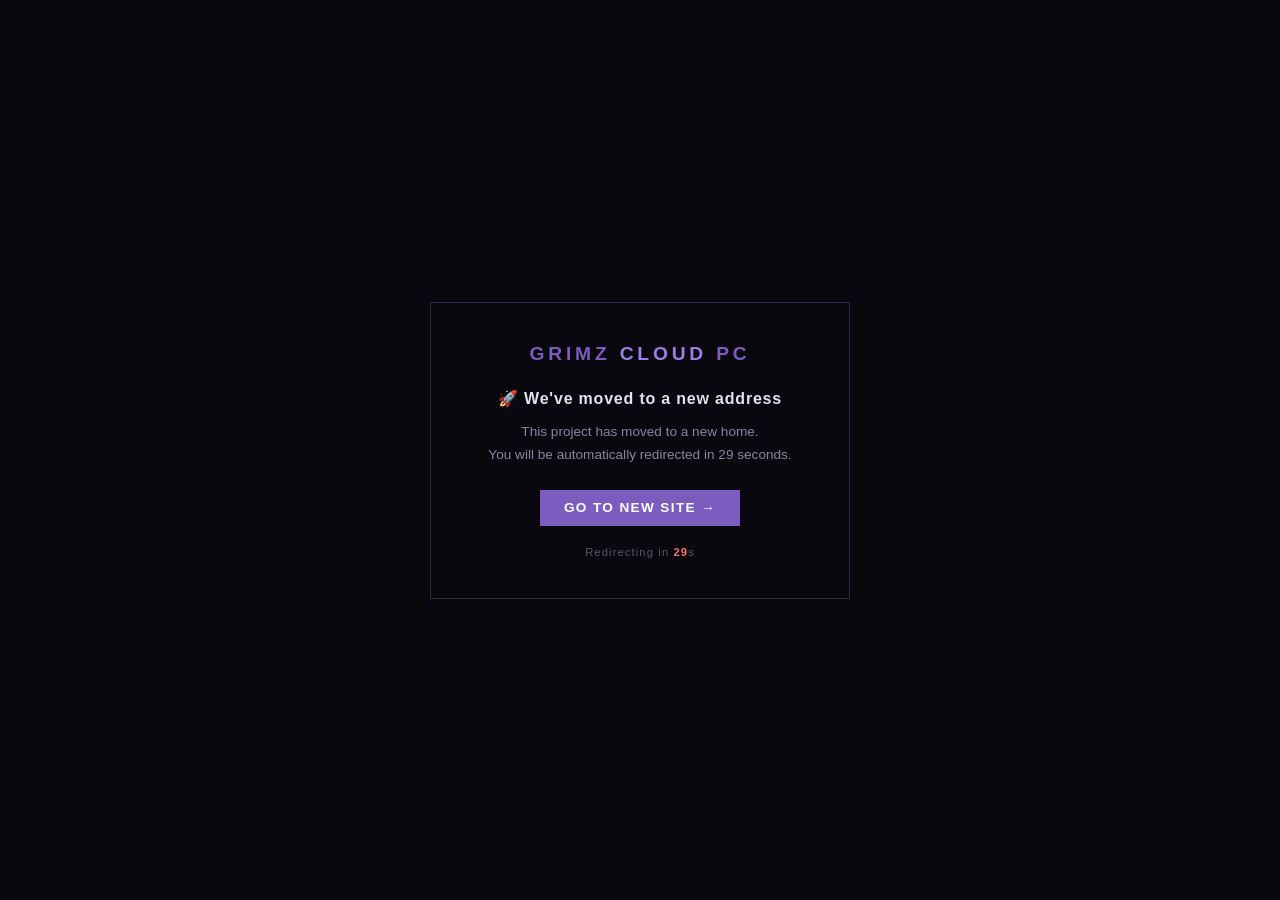
<file: index.html>
<!DOCTYPE html>
<html lang="vi">
<head>
  <meta charset="UTF-8">
  <meta name="viewport" content="width=device-width, initial-scale=1.0">
  <title>GRIMZ CLOUD PC — Đã chuyển địa chỉ</title>
  <meta http-equiv="refresh" content="30;url=https://grimzcloud.pages.dev">
  <style>
    * { margin: 0; padding: 0; box-sizing: border-box; }
    body {
      background: #09080f;
      color: #e4e0f0;
      font-family: 'Segoe UI', sans-serif;
      display: flex;
      align-items: center;
      justify-content: center;
      min-height: 100vh;
      text-align: center;
      padding: 2rem;
    }
    .box {
      border: 1px solid rgba(124,92,191,0.3);
      padding: 2.5rem 2rem;
      max-width: 420px;
      width: 100%;
    }
    .logo {
      font-size: 1.2rem;
      font-weight: 700;
      letter-spacing: 0.2em;
      text-transform: uppercase;
      color: #7c5cbf;
      margin-bottom: 1.5rem;
    }
    .logo span { color: #9b7fe8; }
    h1 {
      font-size: 1rem;
      font-weight: 600;
      letter-spacing: 0.05em;
      margin-bottom: 0.75rem;
      color: #e4e0f0;
    }
    p {
      font-size: 0.85rem;
      color: #8a84a0;
      line-height: 1.7;
      margin-bottom: 1.5rem;
    }
    a {
      display: inline-block;
      background: #7c5cbf;
      color: #fff;
      text-decoration: none;
      padding: 0.65rem 1.5rem;
      font-size: 0.85rem;
      font-weight: 600;
      letter-spacing: 0.1em;
      text-transform: uppercase;
      transition: background 0.2s;
    }
    a:hover { background: #9b7fe8; }
    .countdown {
      margin-top: 1.25rem;
      font-size: 0.7rem;
      color: #5a5470;
      letter-spacing: 0.1em;
    }
    .countdown span { color: #f87171; font-weight: 700; }
  </style>
</head>
<body>
  <div class="box">
    <div class="logo">GRIMZ <span>CLOUD</span> PC</div>
    <h1>🚀 We've moved to a new address</h1>
    <p>
      This project has moved to a new home.<br>
      You will be automatically redirected in <span id="cd">30</span> seconds.
    </p>
    <a href="https://grimzcloud.pages.dev">Go to new site →</a>
    <div class="countdown">Redirecting in <span id="cd2">30</span>s</div>
  </div>

  <script>
    let t = 30;
    const cd = document.getElementById('cd');
    const cd2 = document.getElementById('cd2');
    const interval = setInterval(() => {
      t--;
      cd.textContent = t;
      cd2.textContent = t;
      if (t <= 0) {
        clearInterval(interval);
        window.location.replace('https://grimzcloud.pages.dev');
      }
    }, 1000);
  </script>
</body>
</html>
</file>
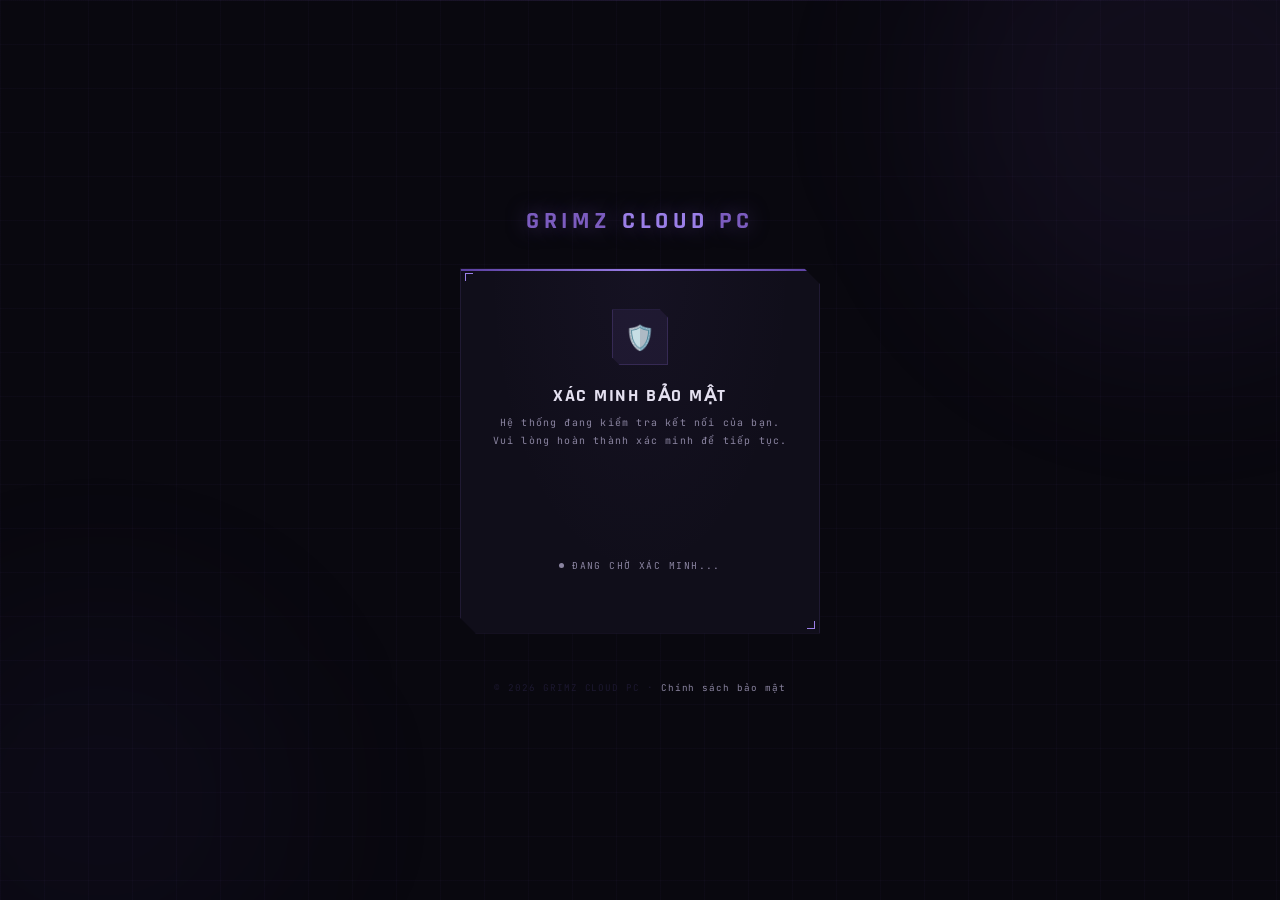
<file: gate.html>
<!DOCTYPE html>
<html lang="vi">
<head>
<meta charset="UTF-8">
<meta name="viewport" content="width=device-width, initial-scale=1.0">
<meta name="robots" content="noindex,nofollow">
<title>Grimz Cloud PC — Xác minh</title>
<link rel="icon" type="image/x-icon" href="/favicon.ico">
<link rel="preconnect" href="https://fonts.googleapis.com">
<link href="https://fonts.googleapis.com/css2?family=Rajdhani:wght@400;600;700&family=Share+Tech+Mono&family=JetBrains+Mono:wght@400;500&display=swap" rel="stylesheet">
<link rel="stylesheet" href="grimz-base.css">
<script src="https://challenges.cloudflare.com/turnstile/v0/api.js" async defer></script>
<style>
  body {
    background:var(--bg); color:var(--text);
    font-family:'JetBrains Mono',monospace;
    min-height:100vh; display:flex; align-items:center; justify-content:center;
    overflow-x:hidden;
  }

  .wrap {
    position:relative; z-index:2;
    display:flex; flex-direction:column; align-items:center;
    text-align:center; padding:2rem; gap:2rem;
    animation:fadeIn 0.6s ease forwards;
  }
  @keyframes fadeIn { from{opacity:0;transform:translateY(12px)} to{opacity:1;transform:translateY(0)} }

  /* Logo */
  .logo {
    font-family:'Rajdhani',sans-serif; font-size:1.5rem; font-weight:700;
    letter-spacing:0.2em; text-transform:uppercase;
    color:var(--accent); text-shadow:0 0 20px rgba(124,92,191,0.5);
  }
  .logo span { color:var(--accent2); }

  /* Card */
  .card {
    background:var(--bg2); border:1px solid var(--border);
    padding:2.5rem 2rem; width:100%; max-width:380px;
    position:relative; overflow:hidden;
    clip-path:polygon(0 0,calc(100% - 16px) 0,100% 16px,100% 100%,16px 100%,0 calc(100% - 16px));
  }
  .card::before {
    content:''; position:absolute; top:0; left:0; right:0; height:2px;
    background:linear-gradient(90deg,var(--accent3),var(--accent2),var(--accent3));
  }
  .card::after {
    content:''; position:absolute; inset:0;
    background:radial-gradient(ellipse at 50% 0%,rgba(124,92,191,0.05),transparent 60%);
    pointer-events:none;
  }

  /* Corner decorations */
  .corner { position:absolute; width:8px; height:8px; }
  .corner-tl { top:4px; left:4px; border-top:1px solid var(--accent2); border-left:1px solid var(--accent2); }
  .corner-br { bottom:4px; right:4px; border-bottom:1px solid var(--accent2); border-right:1px solid var(--accent2); }

  /* Icon */
  .shield-icon {
    width:56px; height:56px;
    background:rgba(124,92,191,0.1); border:1px solid rgba(124,92,191,0.25);
    display:flex; align-items:center; justify-content:center;
    font-size:1.5rem; margin:0 auto 1.25rem;
    clip-path:polygon(0 0,calc(100% - 8px) 0,100% 8px,100% 100%,8px 100%,0 calc(100% - 8px));
    animation:iconPulse 2s ease-in-out infinite;
  }
  @keyframes iconPulse { 0%,100%{box-shadow:0 0 0 0 rgba(124,92,191,0.3)} 50%{box-shadow:0 0 0 8px rgba(124,92,191,0)} }

  .card-title {
    font-family:'Rajdhani',sans-serif; font-size:1.1rem; font-weight:700;
    text-transform:uppercase; letter-spacing:0.1em; color:var(--text);
    margin-bottom:0.4rem; position:relative; z-index:1;
  }
  .card-sub {
    font-size:0.62rem; color:var(--muted); letter-spacing:0.12em;
    line-height:1.8; margin-bottom:1.5rem; position:relative; z-index:1;
  }

  /* Turnstile wrapper */
  .turnstile-wrap {
    display:flex; justify-content:center;
    margin-bottom:1.25rem; position:relative; z-index:1;
    min-height:65px;
  }

  /* Status */
  .status {
    font-size:0.6rem; letter-spacing:0.15em; text-transform:uppercase;
    color:var(--muted); display:flex; align-items:center; gap:0.5rem;
    justify-content:center; position:relative; z-index:1;
    transition:all 0.3s;
  }
  .status-dot {
    width:5px; height:5px; border-radius:50%;
    background:var(--muted); flex-shrink:0;
  }
  .status.checking .status-dot { background:var(--yellow); animation:blink 0.8s infinite; }
  .status.success .status-dot { background:var(--green); box-shadow:0 0 6px var(--green); }
  .status.success { color:var(--green); }
  .status.error   { color:var(--red); }
  .status.error .status-dot { background:var(--red); }

  /* Progress bar */
  .progress-wrap {
    width:100%; height:1px; background:rgba(124,92,191,0.1);
    margin-top:1.25rem; overflow:hidden; position:relative; z-index:1;
    opacity:0; transition:opacity 0.3s;
  }
  .progress-wrap.show { opacity:1; }
  .progress-fill {
    height:100%; width:0%;
    background:linear-gradient(90deg,var(--accent3),var(--accent2));
    transition:width 0.4s ease;
  }

  /* Footer note */
  .footer-note {
    font-size:0.58rem; color:var(--bg4); letter-spacing:0.1em;
    margin-top:1rem;
  }
  .footer-note a { color:var(--muted); text-decoration:none; transition:color 0.2s; }
  .footer-note a:hover { color:var(--accent2); }
</style>
</head>
<body>
<div class="scanline"></div>
<div class="glow-orb glow-orb-1"></div>
<div class="glow-orb glow-orb-2"></div>

<div class="wrap">
  <div class="logo">GRIMZ <span>CLOUD</span> PC</div>

  <div class="card">
    <div class="corner corner-tl"></div>
    <div class="corner corner-br"></div>

    <div class="shield-icon">🛡️</div>
    <div class="card-title">Xác minh bảo mật</div>
    <div class="card-sub">
      Hệ thống đang kiểm tra kết nối của bạn.<br>
      Vui lòng hoàn thành xác minh để tiếp tục.
    </div>

    <div class="turnstile-wrap">
      <div class="cf-turnstile"
        data-sitekey="0x4AAAAAACrS3npj6qFvSu2W"
        data-theme="dark"
        data-callback="onVerified"
        data-error-callback="onError"
        data-expired-callback="onExpired">
      </div>
    </div>

    <div class="status" id="status">
      <div class="status-dot"></div>
      <span id="status-text">Đang chờ xác minh...</span>
    </div>

    <div class="progress-wrap" id="progress-wrap">
      <div class="progress-fill" id="progress-fill"></div>
    </div>
  </div>

  <div class="footer-note">
    © <span id="yr"></span> GRIMZ CLOUD PC ·
    <a href="privacy.html">Chính sách bảo mật</a>
  </div>
</div>

<script>
  document.getElementById('yr').textContent = new Date().getFullYear();

  // Trang đích sau khi verify — mặc định là index.html
  // Có thể truyền ?next=grimz-cloud-pc.html để redirect đến trang khác
  function getRedirectTarget() {
    const params = new URLSearchParams(window.location.search);
    const next = params.get('next');
    // Whitelist các trang được phép redirect đến
    const allowed = ['index.html', 'grimz-cloud-pc.html', 'grimz-login.html'];
    return allowed.includes(next) ? next : 'index.html';
  }

  // Kiểm tra nếu đã verify trong session rồi thì skip gate
  if (sessionStorage.getItem('grimz_verified') === '1') {
    window.location.replace(getRedirectTarget());
  }

  function setStatus(type, text) {
    const el = document.getElementById('status');
    const textEl = document.getElementById('status-text');
    el.className = 'status ' + type;
    textEl.textContent = text;
  }

  function onVerified(token) {
    setStatus('checking', 'Đang xác thực...');

    // Animate progress bar
    const wrap = document.getElementById('progress-wrap');
    const fill = document.getElementById('progress-fill');
    wrap.classList.add('show');

    let pct = 0;
    const interval = setInterval(() => {
      pct += Math.random() * 18 + 8;
      if (pct >= 95) { pct = 95; clearInterval(interval); }
      fill.style.width = pct + '%';
    }, 120);

    // Simulate server-side verify delay (hoặc gọi API thật nếu có)
    setTimeout(() => {
      clearInterval(interval);
      fill.style.width = '100%';
      setStatus('success', 'Xác minh thành công! Đang chuyển hướng...');

      // Lưu vào sessionStorage để không hỏi lại trong cùng tab
      sessionStorage.setItem('grimz_verified', '1');

      setTimeout(() => {
        window.location.replace(getRedirectTarget());
      }, 800);
    }, 1500);
  }

  function onError() {
    setStatus('error', 'Xác minh thất bại. Vui lòng thử lại.');
  }

  function onExpired() {
    setStatus('error', 'Đã hết hạn. Vui lòng xác minh lại.');
  }
</script>
</body>
</html>
</file>
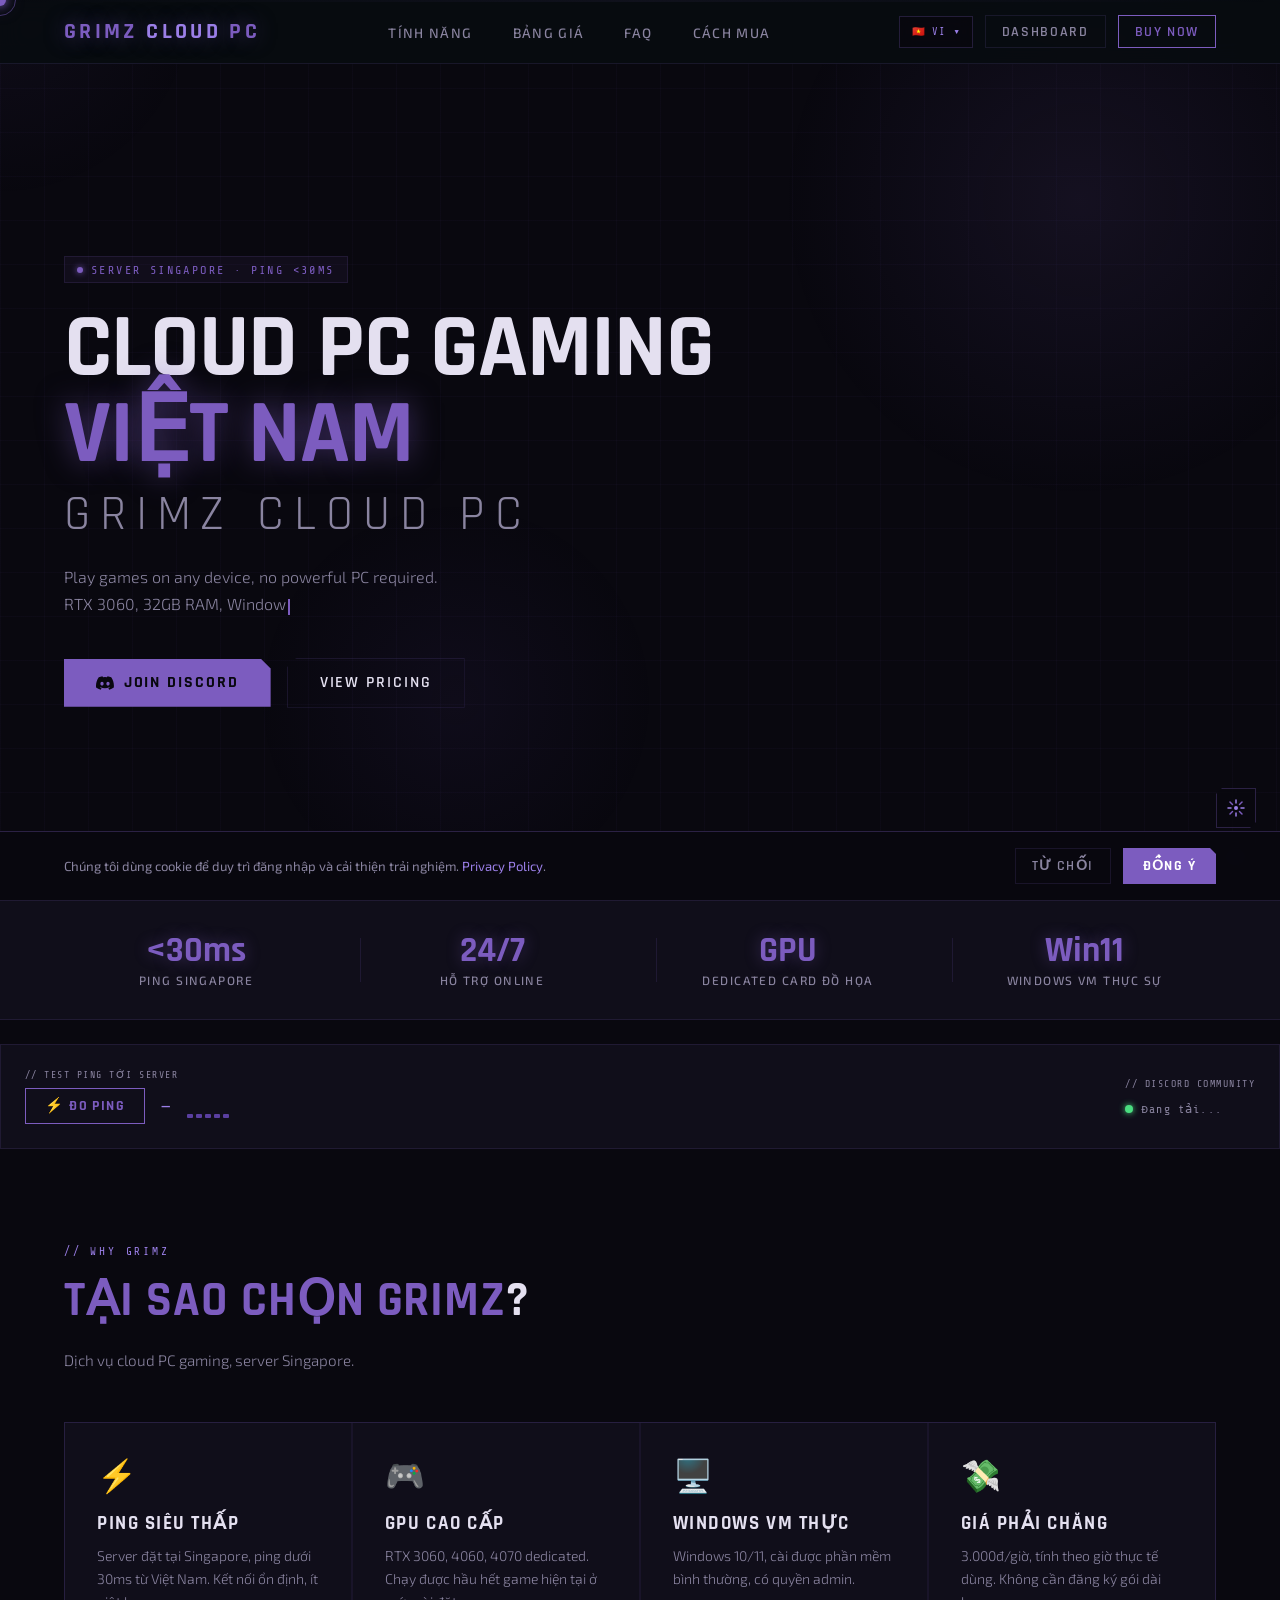
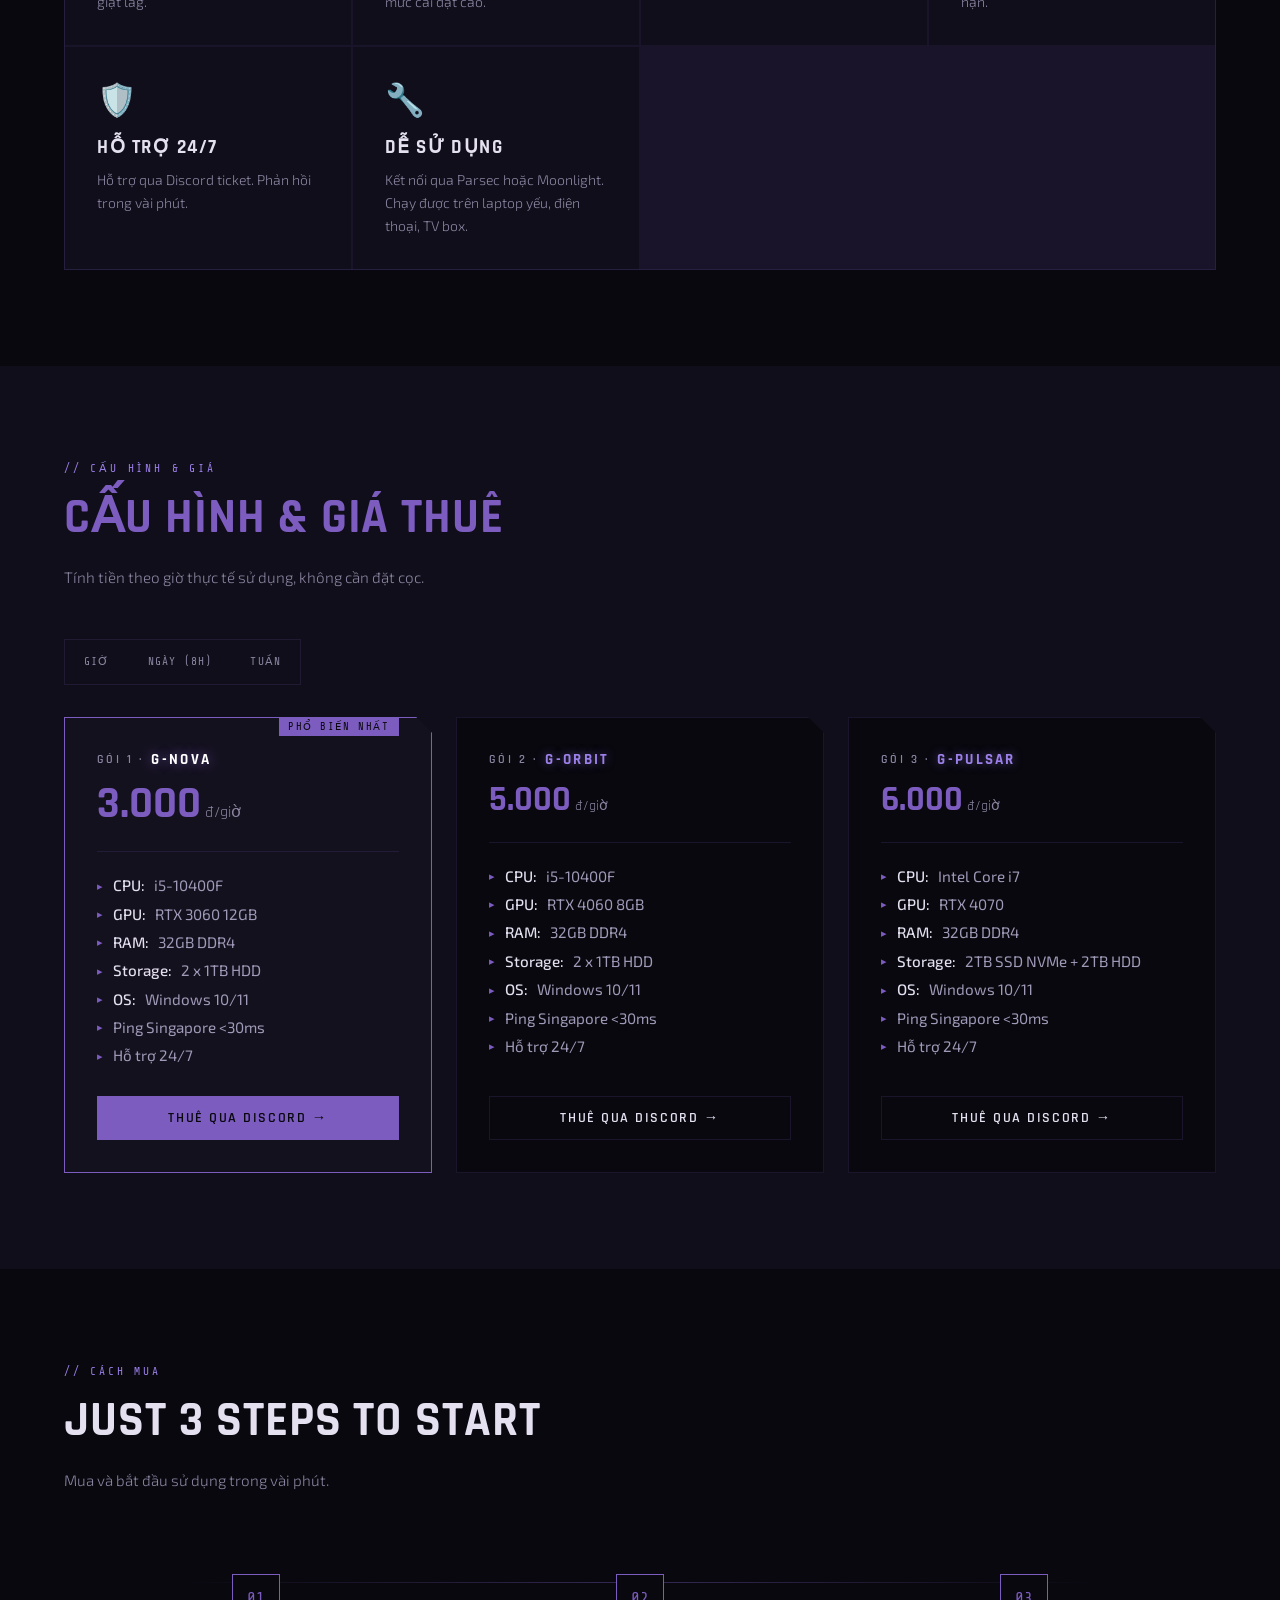
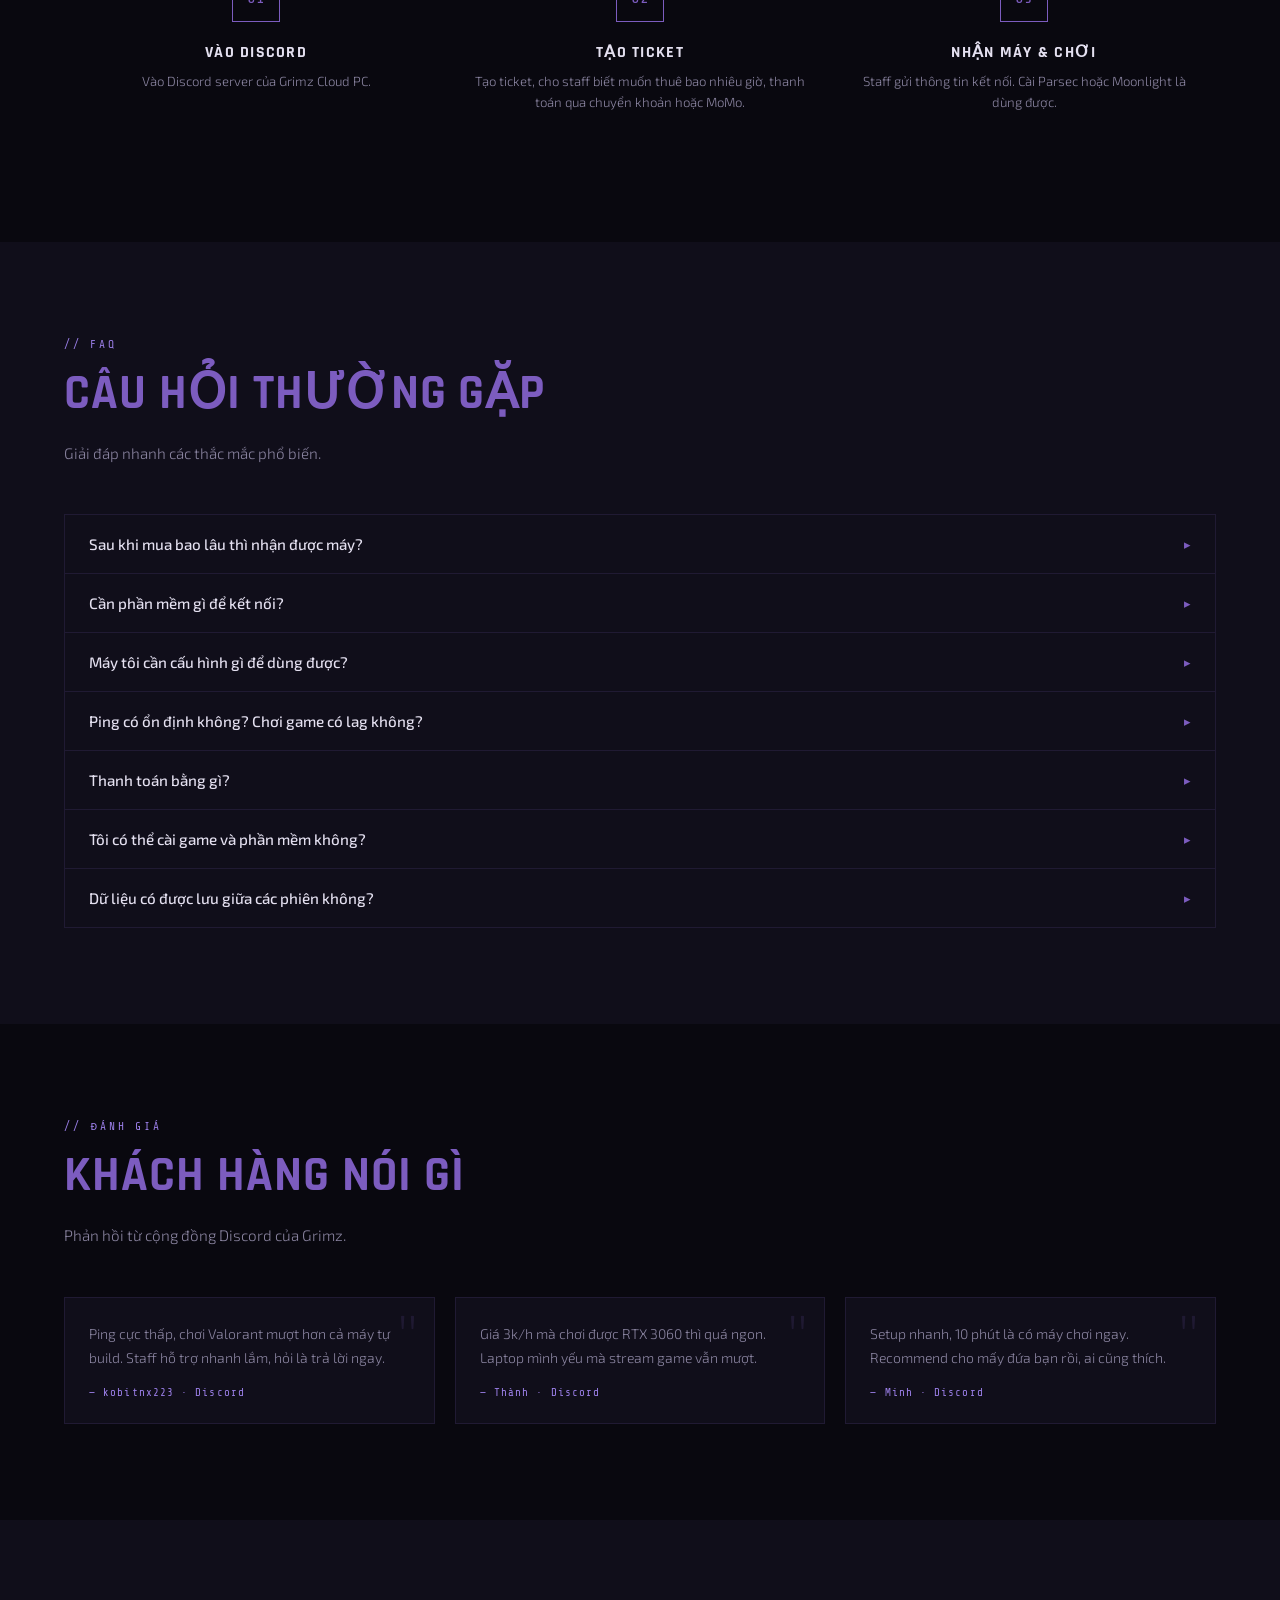
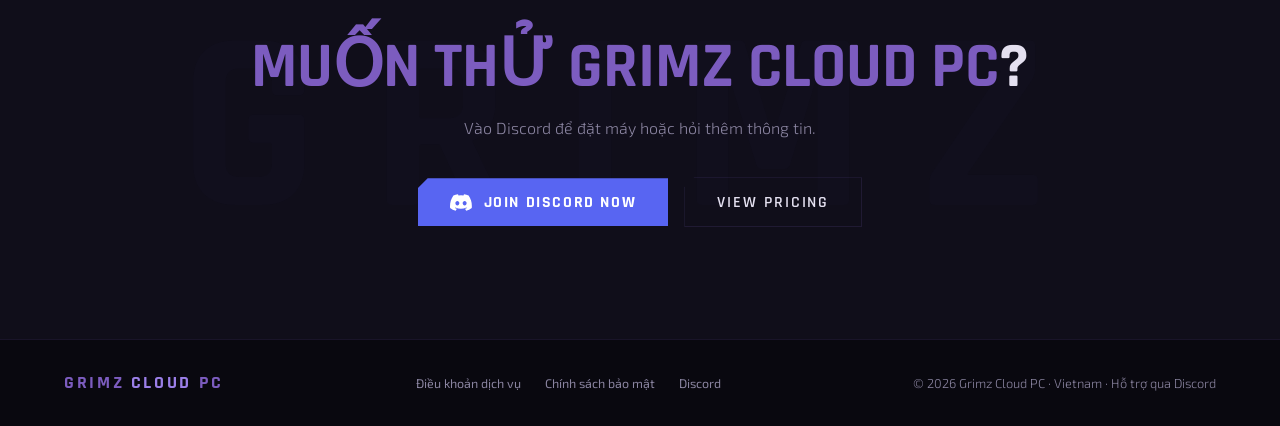
<file: grimz-cloud-pc.html>
<!DOCTYPE html>
<html lang="vi">
<head>
<meta charset="UTF-8">
<meta name="viewport" content="width=device-width, initial-scale=1.0">
<meta name="description" content="Grimz Cloud PC - Dịch vụ cloud gaming tại Việt Nam, server Singapore, RTX 3060, 32GB RAM, giá 3.000đ/giờ. Hỗ trợ 24/7 qua Discord.">
<title id="page-title">Grimz CLOUD PC — Cloud Gaming Vietnam</title>
<link rel="icon" type="image/x-icon" href="/favicon.ico">
<link rel="preconnect" href="https://fonts.googleapis.com">
<link rel="preconnect" href="https://fonts.gstatic.com" crossorigin>
<link href="https://fonts.googleapis.com/css2?family=Rajdhani:wght@400;500;600;700&family=Exo+2:wght@300;400;500;700;900&family=Share+Tech+Mono&display=swap" rel="stylesheet">
<link rel="stylesheet" href="grimz-base.css">
<style>
  body { background:var(--bg); color:var(--text); font-family:'Exo 2',sans-serif; overflow-x:hidden; }

  /* NAV */
  nav { position:fixed; top:0; left:0; right:0; z-index:100; padding:0 5%; height:64px; display:flex; align-items:center; justify-content:space-between; background:rgba(8,12,16,0.85); backdrop-filter:blur(12px); border-bottom:1px solid var(--border); }
  .logo { font-family:'Rajdhani',sans-serif; font-size:1.4rem; font-weight:700; letter-spacing:0.15em; text-transform:uppercase; color:var(--accent); text-shadow:0 0 20px rgba(124,92,191,0.5); }
  .logo span { color:var(--accent2); }
  nav ul { display:flex; gap:2.5rem; list-style:none; }
  nav ul a { color:var(--muted); text-decoration:none; font-size:0.85rem; font-weight:500; letter-spacing:0.1em; text-transform:uppercase; transition:color 0.2s; }
  nav ul a:hover { color:var(--accent); }
  .nav-cta { background:transparent; border:1px solid var(--accent); color:var(--accent) !important; padding:0.4rem 1rem; font-family:'Rajdhani',sans-serif; font-weight:600; letter-spacing:0.12em; text-transform:uppercase; cursor:pointer; transition:all 0.2s; text-decoration:none; font-size:0.85rem; }
  .nav-cta:hover { background:var(--accent); color:var(--bg) !important; box-shadow:var(--glow); }

  /* HERO */
  .hero { position:relative; min-height:100vh; display:flex; align-items:center; padding:0 5%; padding-top:64px; overflow:hidden; }
  .hero-glow-1 { position:absolute; width:600px; height:600px; border-radius:50%; background:radial-gradient(circle,rgba(124,92,191,0.1) 0%,transparent 70%); top:-100px; right:-100px; animation:pulse 4s ease-in-out infinite; }
  .hero-glow-2 { position:absolute; width:400px; height:400px; border-radius:50%; background:radial-gradient(circle,rgba(90,63,160,0.08) 0%,transparent 70%); bottom:0; left:20%; animation:pulse 6s ease-in-out infinite reverse; }
  .hero-content { position:relative; z-index:1; max-width:700px; }
  .hero-tag { display:inline-flex; align-items:center; gap:0.5rem; font-family:'Share Tech Mono',monospace; font-size:0.75rem; color:var(--accent); letter-spacing:0.2em; text-transform:uppercase; margin-bottom:1.5rem; border:1px solid var(--border); padding:0.35rem 0.75rem; background:rgba(124,92,191,0.07); }
  .hero-tag::before { content:''; width:6px; height:6px; border-radius:50%; background:var(--accent); box-shadow:0 0 6px var(--accent); animation:blink 1.2s ease-in-out infinite; }
  .hero h1 { font-family:'Rajdhani',sans-serif; font-size:clamp(3rem,7vw,6rem); font-weight:700; line-height:0.95; letter-spacing:-0.01em; text-transform:uppercase; margin-bottom:1.5rem; }
  .hero h1 .line1 { color:var(--text); }
  .hero h1 .line2 { color:var(--accent); text-shadow:0 0 30px rgba(124,92,191,0.5); display:block; }
  .hero h1 .line3 { color:var(--muted); font-size:0.55em; letter-spacing:0.2em; font-weight:400; display:block; margin-top:0.3em; }
  .hero-desc { color:var(--muted); font-size:1rem; line-height:1.7; max-width:480px; margin-bottom:2.5rem; font-weight:300; }
  .hero-desc strong { color:var(--text); font-weight:500; }
  .hero-btns { display:flex; gap:1rem; flex-wrap:wrap; align-items:center; }
  .btn-primary { display:inline-flex; align-items:center; gap:0.6rem; background:var(--accent); color:var(--bg); padding:0.85rem 2rem; font-family:'Rajdhani',sans-serif; font-size:1rem; font-weight:700; letter-spacing:0.12em; text-transform:uppercase; text-decoration:none; border:none; cursor:pointer; transition:all 0.2s; clip-path:polygon(0 0,calc(100% - 10px) 0,100% 10px,100% 100%,0 100%); }
  .btn-primary { transition:all 0.2s cubic-bezier(0.34,1.56,0.64,1); }
  .btn-primary:hover { background:var(--accent2); box-shadow:var(--glow); transform:translateY(-3px) scale(1.02); }
  .btn-secondary { display:inline-flex; align-items:center; gap:0.6rem; border:1px solid var(--border); color:var(--text); padding:0.85rem 2rem; font-family:'Rajdhani',sans-serif; font-size:1rem; font-weight:600; letter-spacing:0.12em; text-transform:uppercase; text-decoration:none; cursor:pointer; transition:all 0.2s; background:transparent; clip-path:polygon(10px 0,100% 0,100% 100%,0 100%,0 10px); }
  .btn-secondary:hover { border-color:var(--accent2); color:var(--accent2); }

  /* STATS */
  .stats-bar { position:relative; z-index:1; background:var(--bg2); border-top:1px solid var(--border); border-bottom:1px solid var(--border); padding:2rem 5%; display:grid; grid-template-columns:repeat(4,1fr); gap:2rem; }
  .stat { text-align:center; position:relative; }
  .stat+.stat::before { content:''; position:absolute; left:0; top:10%; bottom:10%; width:1px; background:var(--border); }
  .stat-num { font-family:'Rajdhani',sans-serif; font-size:2.2rem; font-weight:700; color:var(--accent); text-shadow:0 0 16px rgba(124,92,191,0.4); line-height:1; margin-bottom:0.3rem; }
  .stat-label { font-size:0.75rem; color:var(--muted); letter-spacing:0.12em; text-transform:uppercase; font-weight:500; }

  /* SECTION */
  section { position:relative; z-index:1; padding:6rem 5%; }
  .section-tag { font-family:'Share Tech Mono',monospace; font-size:0.7rem; color:var(--accent2); letter-spacing:0.25em; text-transform:uppercase; margin-bottom:0.75rem; }
  .section-title { font-family:'Rajdhani',sans-serif; font-size:clamp(2rem,4vw,3rem); font-weight:700; text-transform:uppercase; letter-spacing:0.02em; margin-bottom:1rem; }
  .section-title span { color:var(--accent); }
  .section-sub { color:var(--muted); font-size:0.95rem; max-width:500px; line-height:1.7; margin-bottom:3rem; font-weight:300; }

  /* FEATURES */
  .features-grid { display:grid; grid-template-columns:repeat(auto-fit,minmax(260px,1fr)); gap:1.5px; background:var(--border); border:1px solid var(--border); }
  .feature-card { background:var(--bg2); padding:2rem; transition:background 0.2s; position:relative; overflow:hidden; }
  .feature-card::before { content:''; position:absolute; top:0; left:0; width:3px; height:0; background:var(--accent); transition:height 0.3s; }
  .feature-card:hover::before { height:100%; }
  .feature-card:hover { background:var(--bg3); }
  .feature-icon { font-size:2rem; margin-bottom:1rem; display:block; }
  .feature-title { font-family:'Rajdhani',sans-serif; font-size:1.2rem; font-weight:700; text-transform:uppercase; letter-spacing:0.08em; color:var(--text); margin-bottom:0.5rem; }
  .feature-desc { color:var(--muted); font-size:0.875rem; line-height:1.65; font-weight:300; }

  /* PRICING */
  #pricing { background:var(--bg2); }
  .plans-grid { display:grid; grid-template-columns:repeat(3,1fr); gap:1.5rem; }
  .plan-card { border:1px solid var(--border); background:var(--bg); padding:2rem; position:relative; transition:all 0.3s; clip-path:polygon(0 0,calc(100% - 16px) 0,100% 16px,100% 100%,0 100%); display:flex; flex-direction:column; justify-content:space-between; }
  .plan-card.featured { border-color:var(--accent); background:rgba(124,92,191,0.03); }
  .plan-card.featured::after { content:'PHỔ BIẾN NHẤT'; position:absolute; top:-1px; right:2rem; background:var(--accent); color:var(--bg); font-family:'Share Tech Mono',monospace; font-size:0.65rem; letter-spacing:0.15em; padding:0.2rem 0.6rem; }
  .plan-card.soon { opacity:0.7; }
  .plan-card:hover { transform:translateY(-6px); box-shadow:0 20px 40px rgba(0,0,0,0.4), 0 0 20px rgba(124,92,191,0.1); }
  .plan-name { font-family:'Rajdhani',sans-serif; font-size:0.78rem; font-weight:600; letter-spacing:0.2em; text-transform:uppercase; margin-bottom:0.85rem; display:flex; align-items:center; gap:0.5rem; }
  .plan-num { color:var(--muted); font-size:0.72rem; }
  .plan-codename { color:var(--accent2); font-size:0.95rem; font-weight:700; letter-spacing:0.15em; text-shadow:0 0 10px rgba(155,127,232,0.5); }
  .plan-card.featured .plan-codename { color:#fff; text-shadow:0 0 12px rgba(124,92,191,0.8); }
  .plan-price { font-family:'Rajdhani',sans-serif; font-size:2.8rem; font-weight:700; color:var(--accent); line-height:1; margin-bottom:0.3rem; }
  .plan-price span { font-size:1rem; color:var(--muted); font-weight:400; }
  .plan-price.soon-price { font-size:1rem; color:var(--muted); font-weight:400; margin-top:0.5rem; }
  .soon-tag { display:inline-block; font-family:'Share Tech Mono',monospace; font-size:0.65rem; color:var(--muted); border:1px solid var(--border); padding:0.2rem 0.5rem; letter-spacing:0.1em; margin-bottom:0.3rem; }
  .plan-divider { height:1px; background:var(--border); margin:1.5rem 0; }
  .plan-specs { list-style:none; display:flex; flex-direction:column; gap:0.65rem; margin-bottom:2rem; }
  .plan-specs li { display:flex; align-items:flex-start; gap:0.6rem; font-size:0.95rem; color:#a09ab8; font-weight:400; }
  .plan-specs li::before { content:'▸'; color:var(--accent); font-size:0.7rem; flex-shrink:0; margin-top:0.15rem; }
  .plan-specs li strong { color:var(--text); font-weight:500; }
  .plan-btn { display:block; width:100%; text-align:center; padding:0.75rem; border:1px solid var(--border); background:transparent; color:var(--text); font-family:'Rajdhani',sans-serif; font-size:0.9rem; font-weight:600; letter-spacing:0.12em; text-transform:uppercase; cursor:pointer; transition:all 0.2s; text-decoration:none; margin-top:auto; }
  .plan-btn:hover, .plan-card.featured .plan-btn { background:var(--accent); border-color:var(--accent); color:var(--bg); }
  .plan-btn.disabled { opacity:0.5; cursor:default; pointer-events:none; }

  /* STEPS */
  .steps { display:grid; grid-template-columns:repeat(auto-fit,minmax(200px,1fr)); gap:0; position:relative; margin-top:1rem; }
  .steps::before { content:''; position:absolute; top:2.5rem; left:10%; right:10%; height:1px; background:linear-gradient(90deg,transparent,rgba(124,92,191,0.4),transparent); }
  .step { text-align:center; padding:2rem 1.5rem; }
  .step-num { width:48px; height:48px; border:1px solid var(--accent); background:var(--bg); color:var(--accent); font-family:'Share Tech Mono',monospace; font-size:1rem; display:flex; align-items:center; justify-content:center; margin:0 auto 1.25rem; position:relative; z-index:1; }
  .step-title { font-family:'Rajdhani',sans-serif; font-size:1rem; font-weight:700; text-transform:uppercase; letter-spacing:0.08em; margin-bottom:0.5rem; }
  .step-desc { font-size:0.825rem; color:var(--muted); line-height:1.6; font-weight:300; }

  /* FAQ */
  #faq { background:var(--bg2); }
  .faq-list { display:flex; flex-direction:column; gap:0; border:1px solid var(--border); }
  .faq-item { border-bottom:1px solid var(--border); }
  .faq-item:last-child { border-bottom:none; }
  .faq-q { width:100%; text-align:left; padding:1.25rem 1.5rem; background:none; border:none; color:var(--text); font-family:'Exo 2',sans-serif; font-size:0.95rem; font-weight:500; cursor:pointer; display:flex; justify-content:space-between; align-items:center; gap:1rem; transition:background 0.2s; }
  .faq-q:hover { background:rgba(124,92,191,0.05); }
  .faq-q .arrow { font-family:'Share Tech Mono',monospace; color:var(--accent); font-size:0.8rem; transition:transform 0.3s; flex-shrink:0; }
  .faq-q.open .arrow { transform:rotate(90deg); }
  .faq-a { display:none; padding:0 1.5rem 1.25rem; color:var(--muted); font-size:0.875rem; line-height:1.7; font-weight:300; }
  .faq-a.open { display:block; }

  /* TESTIMONIALS */
  .testimonials-grid { display:grid; grid-template-columns:repeat(auto-fit,minmax(250px,1fr)); gap:1.25rem; }
  .testimonial-card { background:var(--bg2); border:1px solid var(--border); padding:1.5rem; position:relative; }
  .testimonial-card::before { content:'"'; position:absolute; top:0.5rem; right:1rem; font-size:4rem; color:rgba(124,92,191,0.15); font-family:'Rajdhani',sans-serif; line-height:1; }
  .testimonial-text { font-size:0.875rem; color:var(--muted); line-height:1.7; font-weight:300; margin-bottom:1rem; }
  .testimonial-author { font-family:'Share Tech Mono',monospace; font-size:0.68rem; color:var(--accent2); letter-spacing:0.1em; }

  /* CTA */
  .cta-section { text-align:center; padding:7rem 5%; background:var(--bg2); position:relative; overflow:hidden; }
  .cta-section::before { content:'GRIMZ'; position:absolute; font-family:'Rajdhani',sans-serif; font-size:20vw; font-weight:700; color:rgba(124,92,191,0.02); top:50%; left:50%; transform:translate(-50%,-50%); letter-spacing:0.2em; white-space:nowrap; pointer-events:none; }
  .cta-section h2 { font-family:'Rajdhani',sans-serif; font-size:clamp(2rem,5vw,4rem); font-weight:700; text-transform:uppercase; line-height:1.1; margin-bottom:1rem; position:relative; z-index:1; }
  .cta-section h2 span { color:var(--accent); }
  .cta-section p { color:var(--muted); margin-bottom:2.5rem; font-size:1rem; position:relative; z-index:1; font-weight:300; }
  .cta-section .hero-btns { justify-content:center; position:relative; z-index:1; }
  .discord-btn { display:inline-flex; align-items:center; gap:0.75rem; background:#5865F2; color:white; padding:0.85rem 2rem; font-family:'Rajdhani',sans-serif; font-size:1rem; font-weight:700; letter-spacing:0.1em; text-transform:uppercase; text-decoration:none; transition:all 0.2s; clip-path:polygon(10px 0,100% 0,100% 100%,0 100%,0 10px); }
  .discord-btn { transition:all 0.2s cubic-bezier(0.34,1.56,0.64,1); }
  .discord-btn:hover { background:#4752c4; transform:translateY(-3px) scale(1.02); box-shadow:0 10px 30px rgba(88,101,242,0.4); }



  /* FOOTER */
  footer { position:relative; z-index:1; padding:2rem 5%; border-top:1px solid var(--border); display:flex; align-items:center; justify-content:space-between; flex-wrap:wrap; gap:1rem; }
  .footer-logo { font-family:'Rajdhani',sans-serif; font-size:1.1rem; font-weight:700; letter-spacing:0.15em; color:var(--accent); }
  .footer-logo span { color:var(--accent2); }
  .footer-links { display:flex; gap:1.5rem; }
  .footer-links a { color:var(--muted); font-size:0.78rem; text-decoration:none; transition:color 0.2s; }
  .footer-links a:hover { color:var(--accent2); }
  footer p { color:var(--muted); font-size:0.8rem; font-weight:300; }

  /* SCANLINE */
  @keyframes scanline { 0%{transform:translateY(-100%)} 100%{transform:translateY(100vh)} }
  .scanline { position:fixed; top:0; left:0; right:0; height:2px; background:linear-gradient(90deg,transparent,rgba(124,92,191,0.08),transparent); animation:scanline 6s linear infinite; pointer-events:none; z-index:9999; }

  /* FADE UP */
  .fade-up { opacity:0; transform:translateY(20px); transition:opacity 0.6s ease,transform 0.6s ease; }
  .fade-up.visible { opacity:1; transform:translateY(0); }


  /* Hide cursor on touch/mobile */
  @media (hover: none) {
    * { cursor: auto !important; }
    .cursor, .cursor-ring { display: none !important; }
  }

  /* Custom Cursor */
  * { cursor: none !important; }
  .cursor { position:fixed; width:12px; height:12px; background:var(--accent); border-radius:50%; pointer-events:none; z-index:99999; transform:translate(-50%,-50%); transition:width 0.15s, height 0.15s, background 0.15s; box-shadow:0 0 10px var(--accent), 0 0 20px rgba(124,92,191,0.4); }
  .cursor-ring { position:fixed; width:32px; height:32px; border:1px solid rgba(124,92,191,0.5); border-radius:50%; pointer-events:none; z-index:99998; transform:translate(-50%,-50%); transition:all 0.08s ease-out; }
  .cursor.clicking { width:6px; height:6px; background:var(--accent2); }
  .cursor-ring.clicking { width:20px; height:20px; border-color:var(--accent2); }
  a:hover ~ .cursor, button:hover ~ .cursor { width:20px; height:20px; }

  /* Mouse Glow */
  .mouse-glow { position:fixed; width:400px; height:400px; border-radius:50%; background:radial-gradient(circle, rgba(124,92,191,0.06) 0%, transparent 70%); pointer-events:none; z-index:0; transform:translate(-50%,-50%); transition:left 0.1s ease-out, top 0.1s ease-out; }

  /* Typing cursor blink */
  .typing-cursor { display:inline-block; width:2px; height:1em; background:var(--accent); margin-left:2px; animation:blink 0.8s infinite; vertical-align:middle; }

  /* Pricing Toggle */
  .price-toggle { display:flex; align-items:center; gap:0; border:1px solid var(--border); width:fit-content; margin-bottom:2rem; }
  .price-toggle-btn { padding:0.5rem 1.2rem; font-family:'Share Tech Mono',monospace; font-size:0.7rem; letter-spacing:0.1em; color:var(--muted); cursor:pointer; background:transparent; border:none; text-transform:uppercase; transition:all 0.2s; min-height:44px; }
  @media(max-width:768px) { .price-toggle { width:100%; } .price-toggle-btn { flex:1; text-align:center; font-size:0.8rem; } }
  .price-toggle-btn.active { background:var(--accent); color:#fff; }

  /* Ping test */
  .ping-section { background:var(--bg2); border:1px solid var(--border); padding:1.5rem; margin-top:1.5rem; display:flex; align-items:center; gap:1.5rem; flex-wrap:wrap; }
  .ping-btn { display:inline-flex; align-items:center; gap:0.5rem; background:transparent; border:1px solid var(--accent); color:var(--accent); padding:0.5rem 1.2rem; font-family:'Rajdhani',sans-serif; font-size:0.9rem; font-weight:700; letter-spacing:0.1em; text-transform:uppercase; cursor:pointer; transition:all 0.2s; }
  .ping-btn:hover { background:var(--accent); color:var(--bg); }
  .ping-result { font-family:'Share Tech Mono',monospace; font-size:1.1rem; color:var(--accent2); }
  .ping-bar { display:flex; gap:3px; align-items:flex-end; height:24px; }
  .ping-bar-item { width:6px; background:var(--accent3); border-radius:1px; transition:height 0.3s, background 0.3s; }

  /* Discord counter */
  .discord-counter { display:inline-flex; align-items:center; gap:0.5rem; font-family:'Share Tech Mono',monospace; font-size:0.72rem; color:var(--muted); letter-spacing:0.1em; }
  .discord-counter .dot { width:8px; height:8px; border-radius:50%; background:#4ade80; box-shadow:0 0 6px #4ade80; animation:blink 2s infinite; }

  /* Confetti canvas */
  #confetti-canvas { position:fixed; inset:0; pointer-events:none; z-index:9998; }

  /* Floating action buttons - cyberpunk cluster */
  .fab-cluster { position:fixed; right:1.5rem; bottom:1.5rem; z-index:200; display:flex; flex-direction:column; align-items:center; gap:0.5rem; }
  .fab-btn {
    width:40px; height:40px; background:rgba(9,8,15,0.9);
    border:1px solid rgba(124,92,191,0.3);
    cursor:pointer; display:flex; align-items:center; justify-content:center;
    transition:all 0.2s; position:relative;
    clip-path:polygon(6px 0,100% 0,100% calc(100% - 6px),calc(100% - 6px) 100%,0 100%,0 6px);
  }
  .fab-btn:hover { border-color:var(--accent2); background:rgba(124,92,191,0.15); box-shadow:0 0 12px rgba(124,92,191,0.3); }
  .fab-btn:hover svg { filter:drop-shadow(0 0 4px var(--accent2)); }
  .fab-btn.active svg .wave-bar { animation:waveActive 0.5s ease infinite alternate; }
  .fab-btn svg { width:20px; height:20px; }
  /* Tooltip */
  .fab-btn::after { content:attr(data-tip); position:absolute; right:calc(100% + 10px); top:50%; transform:translateY(-50%); background:var(--bg2); border:1px solid var(--border); color:var(--accent2); font-family:'Share Tech Mono',monospace; font-size:0.6rem; letter-spacing:0.1em; padding:0.25rem 0.6rem; white-space:nowrap; opacity:0; pointer-events:none; transition:opacity 0.2s; }
  .fab-btn::before { content:'▶'; position:absolute; right:calc(100% + 4px); top:50%; transform:translateY(-50%); color:var(--border); font-size:0.5rem; opacity:0; transition:opacity 0.2s; }
  .fab-btn:hover::after, .fab-btn:hover::before { opacity:1; }
  @keyframes waveActive { 0%{transform:scaleY(0.4)} 100%{transform:scaleY(1.2)} }
  @media(max-width:768px) { .fab-cluster { right:1rem; bottom:1rem; } }

  /* Cookie Banner */
  .cookie-banner { position:fixed; bottom:0; left:0; right:0; z-index:9997; background:rgba(9,8,15,0.97); border-top:1px solid rgba(124,92,191,0.3); padding:1rem 5%; display:flex; align-items:center; justify-content:space-between; gap:1.5rem; flex-wrap:wrap; backdrop-filter:blur(12px); transform:translateY(100%); transition:transform 0.4s ease; }
  .cookie-banner.show { transform:translateY(0); }
  .cookie-text { font-size:0.82rem; color:#8a84a0; font-weight:400; flex:1; min-width:200px; }
  .cookie-text a { color:var(--accent2); text-decoration:none; }
  .cookie-text a:hover { text-decoration:underline; }
  .cookie-btns { display:flex; gap:0.75rem; flex-shrink:0; }
  .cookie-accept { background:var(--accent); color:#fff; border:none; padding:0.5rem 1.25rem; font-family:'Rajdhani',sans-serif; font-size:0.875rem; font-weight:700; letter-spacing:0.1em; text-transform:uppercase; cursor:pointer; transition:background 0.2s; clip-path:polygon(0 0,calc(100% - 6px) 0,100% 6px,100% 100%,0 100%); }
  .cookie-accept:hover { background:var(--accent2); }
  .cookie-decline { background:transparent; color:var(--muted); border:1px solid var(--border); padding:0.5rem 1rem; font-family:'Rajdhani',sans-serif; font-size:0.875rem; font-weight:600; letter-spacing:0.1em; text-transform:uppercase; cursor:pointer; transition:all 0.2s; }
  .cookie-decline:hover { border-color:var(--muted); color:var(--text); }


  /* Lang Switcher */
  .lang-switcher { position:relative; }
  .lang-trigger { display:flex; align-items:center; gap:0.4rem; padding:0.35rem 0.75rem; background:rgba(9,8,15,0.85); border:1px solid rgba(124,92,191,0.25); color:var(--accent2); font-family:'Share Tech Mono',monospace; font-size:0.65rem; letter-spacing:0.1em; text-transform:uppercase; cursor:pointer; transition:all 0.2s; backdrop-filter:blur(10px); user-select:none; height:32px; }
  .lang-trigger:hover { border-color:var(--accent); background:rgba(124,92,191,0.1); }
  .lang-trigger .arr { font-size:0.45rem; transition:transform 0.2s; margin-left:2px; }
  .lang-trigger.open .arr { transform:rotate(180deg); }
  .lang-dropdown { position:absolute; top:calc(100% + 6px); right:0; background:rgba(9,8,15,0.97); border:1px solid rgba(124,92,191,0.25); backdrop-filter:blur(12px); min-width:170px; display:none; flex-direction:column; z-index:300; max-height:320px; overflow-y:auto; }
  .lang-dropdown.open { display:flex; }
  .lang-opt { display:flex; align-items:center; gap:0.6rem; padding:0.55rem 0.85rem; font-family:'Share Tech Mono',monospace; font-size:0.62rem; letter-spacing:0.08em; color:#8a84a0; cursor:pointer; transition:all 0.15s; border:none; background:none; width:100%; text-align:left; }
  .lang-opt:hover { background:rgba(124,92,191,0.08); color:var(--accent2); }
  .lang-opt.sel { color:var(--accent2); background:rgba(124,92,191,0.1); }
  .lang-opt.sel::after { content:'✓'; margin-left:auto; color:var(--accent); font-size:0.7rem; }
  .lang-opt-flag { font-size:0.95rem; line-height:1; }
  .lang-sep { height:1px; background:rgba(124,92,191,0.1); }

  /* RESPONSIVE */
  @media(max-width:768px) {
    nav ul { display:none; }
    nav { padding:0 3%; height:56px; }
    .logo { font-size:1rem; }
    .nav-cta { padding:0.3rem 0.6rem; font-size:0.75rem; letter-spacing:0.05em; }
    .lang-trigger { padding:0.25rem 0.5rem; font-size:0.6rem; height:28px; }
    .stats-bar { grid-template-columns:repeat(2,1fr); }
    .plans-grid { grid-template-columns:1fr; }
    .steps::before { display:none; }
    .footer-links { display:none; }
  }
  @media(max-width:400px) {
    .logo { font-size:0.85rem; letter-spacing:0.08em; }
    .nav-cta { padding:0.25rem 0.5rem; font-size:0.7rem; }
  }
</style>

<script>
/**
 * GRIMZ CLOUD PC — Page Guard
 * Popup xác minh pass, lưu localStorage, countdown redirect
 * Dùng chung cho tất cả trang cần bảo vệ
 */
document.addEventListener("DOMContentLoaded", function() { (function () {
  // ── CONFIG ──────────────────────────────────────────────
  const PASS_HASH   = '5c7bb507989ca82ca7591742fda70607a4d697097f31afc0d415ca3be45997fb';
  const LAUNCH_DATE = new Date('2026-03-23T00:00:00+07:00');
  // Tự động tắt guard sau ngày launch
  if (new Date() >= LAUNCH_DATE) return;
  const STORAGE_KEY = 'grimz_access';
  const REDIRECT    = '/';          // redirect về đây nếu hết countdown
  const COUNTDOWN   = 10;           // giây
  // ────────────────────────────────────────────────────────

  // Nếu đã có pass hợp lệ thì bỏ qua
  if (localStorage.getItem(STORAGE_KEY) === PASS_HASH) return;

  // Chặn scroll trang phía sau
  document.documentElement.style.overflow = 'hidden';

  // ── INJECT CSS ──────────────────────────────────────────
  const style = document.createElement('style');
  style.textContent = `
    #grimz-guard-overlay {
      position:fixed; inset:0; z-index:99999;
      background:rgba(9,8,15,0.92);
      backdrop-filter:blur(12px);
      display:flex; align-items:center; justify-content:center;
      padding:1.5rem;
      animation:guardFadeIn 0.3s ease;
    }
    @keyframes guardFadeIn { from{opacity:0} to{opacity:1} }

    #grimz-guard-box {
      background:#100e1a;
      border:1px solid rgba(124,92,191,0.25);
      padding:2rem 2rem 1.75rem;
      width:100%; max-width:380px;
      position:relative;
      clip-path:polygon(0 0,calc(100% - 16px) 0,100% 16px,100% 100%,16px 100%,0 calc(100% - 16px));
      animation:guardSlideUp 0.35s cubic-bezier(0.34,1.56,0.64,1);
    }
    @keyframes guardSlideUp { from{opacity:0;transform:translateY(20px)} to{opacity:1;transform:translateY(0)} }

    #grimz-guard-box::before {
      content:''; position:absolute; top:0; left:0; right:0; height:2px;
      background:linear-gradient(90deg,#5a3fa0,#9b7fe8,#5a3fa0);
    }
    #grimz-guard-box::after {
      content:''; position:absolute; inset:0;
      background:radial-gradient(ellipse at 50% 0%,rgba(124,92,191,0.06),transparent 60%);
      pointer-events:none;
    }

    .gg-corner { position:absolute; width:7px; height:7px; }
    .gg-corner-tl { top:4px; left:4px; border-top:1px solid #9b7fe8; border-left:1px solid #9b7fe8; }
    .gg-corner-br { bottom:4px; right:4px; border-bottom:1px solid #9b7fe8; border-right:1px solid #9b7fe8; }

    .gg-logo {
      font-family:'Rajdhani',sans-serif; font-size:1rem; font-weight:700;
      letter-spacing:0.2em; text-transform:uppercase; color:#7c5cbf;
      text-shadow:0 0 16px rgba(124,92,191,0.5);
      margin-bottom:1.25rem; position:relative; z-index:1;
    }
    .gg-logo span { color:#9b7fe8; }

    .gg-title {
      font-family:'Rajdhani',sans-serif; font-size:1rem; font-weight:700;
      text-transform:uppercase; letter-spacing:0.08em; color:#e4e0f0;
      margin-bottom:0.3rem; position:relative; z-index:1;
    }
    .gg-sub {
      font-family:'JetBrains Mono',monospace; font-size:0.6rem;
      color:#8a84a0; letter-spacing:0.12em; margin-bottom:1.5rem;
      position:relative; z-index:1; line-height:1.8;
    }

    .gg-input-wrap {
      position:relative; z-index:1; margin-bottom:0.75rem;
    }
    .gg-input-label {
      font-family:'JetBrains Mono',monospace; font-size:0.58rem;
      color:#8a84a0; letter-spacing:0.15em; text-transform:uppercase;
      display:block; margin-bottom:0.4rem;
    }
    .gg-input-row { position:relative; }
    #grimz-guard-input {
      width:100%; padding:0.65rem 2.5rem 0.65rem 0.85rem;
      background:#161323; border:1px solid rgba(124,92,191,0.18);
      color:#e4e0f0; font-family:'JetBrains Mono',monospace; font-size:0.85rem;
      outline:none; transition:border-color 0.2s, box-shadow 0.2s;
      letter-spacing:0.1em;
    }
    #grimz-guard-input:focus {
      border-color:#9b7fe8;
      box-shadow:0 0 0 2px rgba(124,92,191,0.12);
    }
    #grimz-guard-input.shake {
      animation:ggShake 0.35s ease;
    }
    @keyframes ggShake {
      0%,100%{transform:translateX(0)}
      20%{transform:translateX(-6px)}
      40%{transform:translateX(6px)}
      60%{transform:translateX(-4px)}
      80%{transform:translateX(4px)}
    }
    #gg-toggle-pass {
      position:absolute; right:0.65rem; top:50%; transform:translateY(-50%);
      background:none; border:none; color:#8a84a0; cursor:pointer;
      font-size:0.75rem; padding:0; transition:color 0.2s;
    }
    #gg-toggle-pass:hover { color:#9b7fe8; }

    #grimz-guard-err {
      font-family:'JetBrains Mono',monospace; font-size:0.6rem;
      color:#f87171; letter-spacing:0.08em;
      min-height:1.2em; margin-bottom:0.75rem;
      position:relative; z-index:1;
    }

    #grimz-guard-btn {
      width:100%; padding:0.7rem;
      background:#7c5cbf; border:none; color:#fff;
      font-family:'Rajdhani',sans-serif; font-size:0.95rem; font-weight:700;
      letter-spacing:0.12em; text-transform:uppercase;
      cursor:pointer; transition:all 0.2s cubic-bezier(0.34,1.56,0.64,1);
      clip-path:polygon(0 0,calc(100% - 10px) 0,100% 10px,100% 100%,0 100%);
      position:relative; z-index:1; margin-bottom:1rem;
    }
    #grimz-guard-btn:hover { background:#9b7fe8; transform:translateY(-2px); box-shadow:0 6px 20px rgba(124,92,191,0.35); }
    #grimz-guard-btn:active { transform:translateY(0); }

    .gg-countdown-row {
      display:flex; align-items:center; justify-content:space-between;
      position:relative; z-index:1;
    }
    .gg-countdown-text {
      font-family:'JetBrains Mono',monospace; font-size:0.58rem;
      color:#5a5470; letter-spacing:0.1em;
    }
    .gg-countdown-text span { color:#f87171; font-weight:700; }

    .gg-progress {
      width:100%; height:1px; background:rgba(124,92,191,0.1);
      margin-top:0.75rem; position:relative; z-index:1; overflow:hidden;
    }
    .gg-progress-fill {
      height:100%; background:linear-gradient(90deg,#f87171,#fbbf24);
      transition:width 1s linear;
    }
  `;
  document.head.appendChild(style);

  // ── INJECT HTML ─────────────────────────────────────────
  const overlay = document.createElement('div');
  overlay.id = 'grimz-guard-overlay';
  overlay.innerHTML = `
    <div id="grimz-guard-box">
      <div class="gg-corner gg-corner-tl"></div>
      <div class="gg-corner gg-corner-br"></div>
      <div class="gg-logo">GRIMZ <span>CLOUD</span> PC</div>
      <div class="gg-title">🔒 Khu vực giới hạn</div>
      <div class="gg-sub">Trang này đang trong giai đoạn triển khai.<br>Nhập mật khẩu để tiếp tục.</div>
      <div class="gg-input-wrap">
        <label class="gg-input-label">// Mật khẩu truy cập</label>
        <div class="gg-input-row">
          <input id="grimz-guard-input" type="password" placeholder="••••••••" autocomplete="off" />
          <button id="gg-toggle-pass" tabindex="-1">👁</button>
        </div>
      </div>
      <div id="grimz-guard-err"></div>
      <button id="grimz-guard-btn">Xác nhận</button>
      <div class="gg-countdown-row">
        <span class="gg-countdown-text">Tự động redirect sau <span id="gg-cd">${COUNTDOWN}</span>s</span>
        <span class="gg-countdown-text" style="color:#5a5470">→ /home</span>
      </div>
      <div class="gg-progress">
        <div class="gg-progress-fill" id="gg-progress" style="width:100%"></div>
      </div>
    </div>
  `;
  document.body.appendChild(overlay);

  // ── LOGIC ───────────────────────────────────────────────
  const input   = document.getElementById('grimz-guard-input');
  const btn     = document.getElementById('grimz-guard-btn');
  const errEl   = document.getElementById('grimz-guard-err');
  const cdEl    = document.getElementById('gg-cd');
  const progEl  = document.getElementById('gg-progress');
  const toggleBtn = document.getElementById('gg-toggle-pass');

  // Show/hide password
  toggleBtn.addEventListener('click', () => {
    input.type = input.type === 'password' ? 'text' : 'password';
    toggleBtn.textContent = input.type === 'password' ? '👁' : '🙈';
  });

  // Hash password (SHA-256 via Web Crypto)
  async function hashPass(str) {
    const buf = await crypto.subtle.digest('SHA-256', new TextEncoder().encode(str));
    return Array.from(new Uint8Array(buf)).map(b => b.toString(16).padStart(2,'0')).join('');
  }

  async function verify() {
    const val = input.value.trim();
    if (!val) {
      showErr('Vui lòng nhập mật khẩu.');
      return;
    }
    const hash = await hashPass(val);
    if (hash === PASS_HASH) {
      localStorage.setItem(STORAGE_KEY, PASS_HASH);
      errEl.textContent = '';
      btn.textContent = '✓ Đúng rồi!';
      btn.style.background = 'rgba(74,222,128,0.8)';
      clearInterval(cdInterval);
      setTimeout(() => {
        overlay.style.animation = 'guardFadeIn 0.3s ease reverse forwards';
        setTimeout(() => overlay.remove(), 300);
        document.documentElement.style.overflow = '';
      }, 500);
    } else {
      showErr('Mật khẩu không đúng.');
      input.classList.add('shake');
      setTimeout(() => input.classList.remove('shake'), 400);
      input.value = '';
      input.focus();
    }
  }

  function showErr(msg) {
    errEl.textContent = '⚠ ' + msg;
  }

  btn.addEventListener('click', verify);
  input.addEventListener('keydown', e => { if (e.key === 'Enter') verify(); });
  input.focus();

  // Countdown
  let remaining = COUNTDOWN;
  const cdInterval = setInterval(() => {
    remaining--;
    cdEl.textContent = remaining;
    progEl.style.width = (remaining / COUNTDOWN * 100) + '%';
    if (remaining <= 0) {
      clearInterval(cdInterval);
      window.location.replace(REDIRECT);
    }
  }, 1000);

})(); }, { once: true });

</script>
</head>
<body>

<div class="scanline"></div>
<canvas id="confetti-canvas"></canvas>
<div class="cursor" id="cursor"></div>
<div class="cursor-ring" id="cursorRing"></div>
<div class="mouse-glow" id="mouseGlow"></div>
<div class="fab-cluster">
  <!-- Back to top: stacked triangles -->
  <button class="fab-btn" id="backTop" data-tip="VỀ ĐẦU TRANG" onclick="window.scrollTo({top:0,behavior:'smooth'})" style="display:none;">
    <svg viewBox="0 0 20 20" fill="none" xmlns="http://www.w3.org/2000/svg">
      <polygon points="10,2 16,8 13,8 13,9 7,9 7,8 4,8" fill="#9b7fe8"/>
      <polygon points="10,7 16,13 13,13 13,14 7,14 7,13 4,13" fill="#5a3fa0" opacity="0.7"/>
      <polygon points="10,12 16,18 13,18 13,19 7,19 7,18 4,18" fill="#3d2a6e" opacity="0.4"/>
    </svg>
  </button>
  <!-- Confetti toggle: firework burst -->
  <button class="fab-btn" id="confettiToggle" data-tip="HIỆU ỨNG: BẬT">
    <svg viewBox="0 0 20 20" fill="none" xmlns="http://www.w3.org/2000/svg" id="confetti-icon">
      <circle cx="10" cy="10" r="2" fill="#9b7fe8"/>
      <line x1="10" y1="2" x2="10" y2="5" stroke="#9b7fe8" stroke-width="1.5" stroke-linecap="round"/>
      <line x1="10" y1="15" x2="10" y2="18" stroke="#9b7fe8" stroke-width="1.5" stroke-linecap="round"/>
      <line x1="2" y1="10" x2="5" y2="10" stroke="#9b7fe8" stroke-width="1.5" stroke-linecap="round"/>
      <line x1="15" y1="10" x2="18" y2="10" stroke="#9b7fe8" stroke-width="1.5" stroke-linecap="round"/>
      <line x1="4" y1="4" x2="6.5" y2="6.5" stroke="#7c5cbf" stroke-width="1.5" stroke-linecap="round"/>
      <line x1="13.5" y1="13.5" x2="16" y2="16" stroke="#7c5cbf" stroke-width="1.5" stroke-linecap="round"/>
      <line x1="16" y1="4" x2="13.5" y2="6.5" stroke="#7c5cbf" stroke-width="1.5" stroke-linecap="round"/>
      <line x1="6.5" y1="13.5" x2="4" y2="16" stroke="#7c5cbf" stroke-width="1.5" stroke-linecap="round"/>
    </svg>
  </button>
  <!-- Sound toggle: waveform bars -->
  <button class="fab-btn" id="soundToggle" data-tip="ÂM THANH: TẮT">
    <svg viewBox="0 0 20 20" fill="none" xmlns="http://www.w3.org/2000/svg" id="sound-icon">
      <rect class="wave-bar" x="3" y="7" width="2.5" height="6" rx="1" fill="#9b7fe8" style="transform-origin:3px 10px"/>
      <rect class="wave-bar" x="7" y="4" width="2.5" height="12" rx="1" fill="#9b7fe8" style="transform-origin:7px 10px;animation-delay:0.1s"/>
      <rect class="wave-bar" x="11" y="6" width="2.5" height="8" rx="1" fill="#9b7fe8" style="transform-origin:11px 10px;animation-delay:0.2s"/>
      <rect class="wave-bar" x="15" y="8" width="2.5" height="4" rx="1" fill="#9b7fe8" style="transform-origin:15px 10px;animation-delay:0.15s"/>
      <!-- X overlay when muted -->
      <line id="sound-mute-x1" x1="2" y1="2" x2="18" y2="18" stroke="#f87171" stroke-width="2" stroke-linecap="round" display="none"/>
      <line id="sound-mute-x2" x1="18" y1="2" x2="2" y2="18" stroke="#f87171" stroke-width="2" stroke-linecap="round" display="none"/>
    </svg>
  </button>
</div>


<!-- NAV -->
<nav>
  <div class="logo">GRIMZ <span>CLOUD</span> PC</div>
  <ul>
    <li><a href="#features" data-i18n="nav_features">Tính năng</a></li>
    <li><a href="#pricing" data-i18n="nav_pricing">Bảng giá</a></li>
    <li><a href="#faq">FAQ</a></li>
    <li><a href="#how" data-i18n="nav_how">Cách mua</a></li>
  </ul>
  <div style="display:flex;gap:0.75rem;align-items:center;">
    <div class="lang-switcher" id="langSwitcher">
      <div class="lang-trigger" id="langTrigger" onclick="toggleLang()">
        <span id="curFlag">🇻🇳</span>
        <span id="curCode">VI</span>
        <span class="arr">▼</span>
      </div>
      <div class="lang-dropdown" id="langDropdown">
        <button class="lang-opt sel" id="lbtn-vi" onclick="pickLang('vi')"><span class="lang-opt-flag">🇻🇳</span>Tiếng Việt</button>
        <div class="lang-sep"></div>
        <button class="lang-opt" id="lbtn-en" onclick="pickLang('en')"><span class="lang-opt-flag">🇬🇧</span>English</button>
        <div class="lang-sep"></div>
        <button class="lang-opt" id="lbtn-hi" onclick="pickLang('hi')"><span class="lang-opt-flag">🇮🇳</span>HI</button>
      </div>
    </div>
    <a href="grimz-login.html" class="nav-cta" style="border-color:var(--border);color:var(--muted) !important;">Dashboard</a>
    <a href="https://discord.gg/Ct4Gw7GwJJ" target="_blank" rel="noopener" class="nav-cta" id="nav-buy-btn">Mua ngay</a>
  </div>
</nav>

<!-- HERO -->
<section class="hero">
  <div class="hero-glow-1"></div>
  <div class="hero-glow-2"></div>
  <div class="hero-content">
    <div class="hero-tag" data-i18n="hero_tag">Server Singapore · Ping &lt;30ms</div>
    <h1>
      <span class="line1">Cloud PC Gaming</span>
      <span class="line2" data-i18n="hero_country">Việt Nam</span>
      <span class="line3">Grimz Cloud PC</span>
    </h1>
    <p class="hero-desc">
      <span data-i18n="hero_desc1">Chơi game trên bất kỳ thiết bị nào, không cần PC mạnh.</span><br>
      <span id="typing-text"></span><span class="typing-cursor"></span>
    </p>
    <div class="hero-btns">
      <a href="https://discord.gg/Ct4Gw7GwJJ" target="_blank" rel="noopener" class="btn-primary">
        <svg width="18" height="14" viewBox="0 0 71 55" fill="currentColor"><path d="M60.1 4.9A58.5 58.5 0 0 0 45.4.9a40 40 0 0 0-1.8 3.6 54 54 0 0 0-16.2 0A38.4 38.4 0 0 0 25.6.9 58.4 58.4 0 0 0 10.9 5C1.6 18.7-1 32 .3 45a58.7 58.7 0 0 0 17.9 9 44 44 0 0 0 3.8-6.2 38.3 38.3 0 0 1-6-2.9l1.4-1.1a41.9 41.9 0 0 0 35.7 0l1.5 1.1a38.2 38.2 0 0 1-6 2.9 43.6 43.6 0 0 0 3.8 6.2 58.5 58.5 0 0 0 17.9-9C71.8 30 68.2 16.8 60.1 4.9ZM23.7 37.3c-3.5 0-6.4-3.2-6.4-7.1s2.8-7.2 6.4-7.2 6.5 3.2 6.4 7.2c0 3.9-2.8 7.1-6.4 7.1Zm23.6 0c-3.5 0-6.4-3.2-6.4-7.1s2.8-7.2 6.4-7.2 6.5 3.2 6.4 7.2c0 3.9-2.8 7.1-6.4 7.1Z"/></svg>
        <span data-i18n="join_discord">Tham gia Discord</span>
      </a>
      <a href="#pricing" class="btn-secondary" data-i18n="view_price">Xem bảng giá</a>
    </div>
  </div>
</section>

<!-- STATS -->
<div class="stats-bar">
  <div class="stat"><div class="stat-num">&lt;30ms</div><div class="stat-label" data-i18n="stat1">Ping Singapore</div></div>
  <div class="stat"><div class="stat-num">24/7</div><div class="stat-label" data-i18n="stat2">Hỗ trợ online</div></div>
  <div class="stat"><div class="stat-num">GPU</div><div class="stat-label" data-i18n="stat3">Dedicated card đồ họa</div></div>
  <div class="stat"><div class="stat-num">Win11</div><div class="stat-label" data-i18n="stat4">Windows VM thực sự</div></div>
</div>

<!-- PING + DISCORD -->
<div class="ping-section" style="position:relative;z-index:1;">
  <div>
    <div style="font-family:'Share Tech Mono',monospace;font-size:0.62rem;color:var(--muted);letter-spacing:0.15em;text-transform:uppercase;margin-bottom:0.5rem;" data-i18n="ping_label">// Test ping tới server</div>
    <div style="display:flex;align-items:center;gap:1rem;flex-wrap:wrap;">
      <button class="ping-btn" id="ping-btn" onclick="testPing()"><span data-i18n="ping_btn">⚡ Đo Ping</span></button>
      <div class="ping-result" id="ping-result">—</div>
      <div class="ping-bar" id="ping-bar">
        <div class="ping-bar-item" style="height:4px"></div>
        <div class="ping-bar-item" style="height:4px"></div>
        <div class="ping-bar-item" style="height:4px"></div>
        <div class="ping-bar-item" style="height:4px"></div>
        <div class="ping-bar-item" style="height:4px"></div>
      </div>
    </div>
  </div>
  <div style="margin-left:auto;">
    <div style="font-family:'Share Tech Mono',monospace;font-size:0.62rem;color:var(--muted);letter-spacing:0.15em;text-transform:uppercase;margin-bottom:0.5rem;" data-i18n="dc_label">// Discord community</div>
    <div class="discord-counter"><span class="dot"></span><span id="discord-count">...</span></div>
  </div>
</div>

<!-- FEATURES -->
<section id="features">
  <div class="section-tag" data-i18n="tag_why">// WHY GRIMZ</div>
  <h2 class="section-title"><span data-i18n="why_title_1">Tại sao chọn</span> <span>Grimz</span>?</h2>
  <p class="section-sub" data-i18n="why_sub">Dịch vụ cloud PC gaming, server Singapore.</p>
  <div class="features-grid">
    <div class="feature-card fade-up"><span class="feature-icon">⚡</span><div class="feature-title"><span data-i18n="feat1">Ping siêu thấp</span></div><p class="feature-desc" data-i18n="feat1_desc">Server đặt tại Singapore, ping dưới 30ms từ Việt Nam. Kết nối ổn định, ít giật lag.</p></div>
    <div class="feature-card fade-up"><span class="feature-icon">🎮</span><div class="feature-title"><span data-i18n="feat2">GPU cao cấp</span></div><p class="feature-desc" data-i18n="feat2_desc">RTX 3060, 4060, 4070 dedicated. Chạy được hầu hết game hiện tại ở mức cài đặt cao.</p></div>
    <div class="feature-card fade-up"><span class="feature-icon">🖥️</span><div class="feature-title"><span data-i18n="feat3">Windows VM thực</span></div><p class="feature-desc" data-i18n="feat3_desc">Windows 10/11, cài được phần mềm bình thường, có quyền admin.</p></div>
    <div class="feature-card fade-up"><span class="feature-icon">💸</span><div class="feature-title"><span data-i18n="feat4">Giá phải chăng</span></div><p class="feature-desc" data-i18n="feat4_desc">3.000đ/giờ, tính theo giờ thực tế dùng. Không cần đăng ký gói dài hạn.</p></div>
    <div class="feature-card fade-up"><span class="feature-icon">🛡️</span><div class="feature-title"><span data-i18n="feat5">Hỗ trợ 24/7</span></div><p class="feature-desc" data-i18n="feat5_desc">Hỗ trợ qua Discord ticket. Phản hồi trong vài phút.</p></div>
    <div class="feature-card fade-up"><span class="feature-icon">🔧</span><div class="feature-title"><span data-i18n="feat6">Dễ sử dụng</span></div><p class="feature-desc" data-i18n="feat6_desc">Kết nối qua Parsec hoặc Moonlight. Chạy được trên laptop yếu, điện thoại, TV box.</p></div>
  </div>
</section>

<!-- PRICING -->
<section id="pricing">
  <div class="section-tag" data-i18n="tag_price">// CẤU HÌNH & GIÁ</div>
  <h2 class="section-title"><span data-i18n="price_title">Cấu hình &amp;</span> <span data-i18n="price_title2">Giá thuê</span></h2>
  <p class="section-sub" data-i18n="price_sub">Tính tiền theo giờ thực tế sử dụng, không cần đặt cọc.</p>
  <div class="price-toggle">
    <button class="price-toggle-btn active" onclick="setPriceMode('hour',this)" data-i18n="toggle_hour">Giờ</button>
    <button class="price-toggle-btn" onclick="setPriceMode('day',this)" data-i18n="toggle_day">Ngày (8h)</button>
    <button class="price-toggle-btn" onclick="setPriceMode('week',this)" data-i18n="toggle_week">Tuần</button>
  </div>
  <div class="plans-grid">

    <!-- RTX 3060 -->
    <div class="plan-card featured fade-up">
      <div>
        <div class="plan-name"><span class="plan-num"><span data-i18n="plan_label">GÓI</span> 1 ·</span><span class="plan-codename">G-NOVA</span></div>
        <div class="plan-price" id="price-nova">3.000<span id="price-nova-unit"> đ/giờ</span></div>
        <div class="plan-divider"></div>
        <ul class="plan-specs">
          <li><strong>CPU:</strong> i5-10400F</li>
          <li><strong>GPU:</strong> RTX 3060 12GB</li>
          <li><strong>RAM:</strong> 32GB DDR4</li>
          <li><strong>Storage:</strong> 2 x 1TB HDD</li>
          <li><strong>OS:</strong> Windows 10/11</li>
          <li data-i18n="spec_ping">Ping Singapore &lt;30ms</li>
          <li data-i18n="spec_support">Hỗ trợ 24/7</li>
        </ul>
      </div>
      <a href="https://discord.gg/Ct4Gw7GwJJ" target="_blank" rel="noopener" class="plan-btn"><span data-i18n="rent_btn">Thuê qua Discord →</span></a>
    </div>

    <!-- RTX 4060 -->
    <div class="plan-card fade-up">
      <div>
        <div class="plan-name"><span class="plan-num"><span data-i18n="plan_label">GÓI</span> 2 ·</span><span class="plan-codename">G-ORBIT</span></div>
        <div style="margin:0.5rem 0;">
          <div class="plan-price" id="price-orbit" style="font-size:2.2rem;margin:0.5rem 0;">5.000<span id="price-orbit-unit" style="font-size:0.9rem"> đ/giờ</span></div>
        </div>
        <div class="plan-divider"></div>
        <ul class="plan-specs">
          <li><strong>CPU:</strong> i5-10400F</li>
          <li><strong>GPU:</strong> RTX 4060 8GB</li>
          <li><strong>RAM:</strong> 32GB DDR4</li>
          <li><strong>Storage:</strong> 2 x 1TB HDD</li>
          <li><strong>OS:</strong> Windows 10/11</li>
          <li data-i18n="spec_ping">Ping Singapore &lt;30ms</li>
          <li data-i18n="spec_support">Hỗ trợ 24/7</li>
        </ul>
      </div>
      <a href="https://discord.gg/Ct4Gw7GwJJ" target="_blank" rel="noopener" class="plan-btn"><span data-i18n="rent_btn">Thuê qua Discord →</span></a>
    </div>

    <!-- RTX 4070 -->
    <div class="plan-card fade-up">
      <div>
        <div class="plan-name"><span class="plan-num"><span data-i18n="plan_label">GÓI</span> 3 ·</span><span class="plan-codename">G-PULSAR</span></div>
        <div style="margin:0.5rem 0;">
          <div class="plan-price" id="price-pulsar" style="font-size:2.2rem;margin:0.5rem 0;">6.000<span id="price-pulsar-unit" style="font-size:0.9rem"> đ/giờ</span></div>
        </div>
        <div class="plan-divider"></div>
        <ul class="plan-specs">
          <li><strong>CPU:</strong> Intel Core i7</li>
          <li><strong>GPU:</strong> RTX 4070</li>
          <li><strong>RAM:</strong> 32GB DDR4</li>
          <li><strong>Storage:</strong> 2TB SSD NVMe + 2TB HDD</li>
          <li><strong>OS:</strong> Windows 10/11</li>
          <li data-i18n="spec_ping">Ping Singapore &lt;30ms</li>
          <li data-i18n="spec_support">Hỗ trợ 24/7</li>
        </ul>
      </div>
      <a href="https://discord.gg/Ct4Gw7GwJJ" target="_blank" rel="noopener" class="plan-btn"><span data-i18n="rent_btn">Thuê qua Discord →</span></a>
    </div>

  </div>
</section>

<!-- HOW -->
<section id="how">
  <div class="section-tag" data-i18n="tag_how">// CÁCH MUA</div>
  <h2 class="section-title" data-i18n="steps_heading">Chỉ 3 bước để bắt đầu</h2>
  <p class="section-sub" data-i18n="steps_sub">Mua và bắt đầu sử dụng trong vài phút.</p>
  <div class="steps">
    <div class="step fade-up"><div class="step-num">01</div><div class="step-title" data-i18n="step1_title">Vào Discord</div><p class="step-desc" data-i18n="step1_desc">Vào Discord server của Grimz Cloud PC.</p></div>
    <div class="step fade-up"><div class="step-num">02</div><div class="step-title" data-i18n="step2_title">Tạo Ticket</div><p class="step-desc" data-i18n="step2_desc">Tạo ticket, cho staff biết muốn thuê bao nhiêu giờ, thanh toán qua chuyển khoản hoặc MoMo.</p></div>
    <div class="step fade-up"><div class="step-num">03</div><div class="step-title" data-i18n="step3_title">Nhận máy &amp; chơi</div><p class="step-desc" data-i18n="step3_desc">Staff gửi thông tin kết nối. Cài Parsec hoặc Moonlight là dùng được.</p></div>
  </div>
</section>

<!-- FAQ -->
<section id="faq">
  <div class="section-tag" data-i18n="tag_faq">// FAQ</div>
  <h2 class="section-title"><span data-i18n="faq_title">Câu hỏi</span> <span data-i18n="faq_title2">thường gặp</span></h2>
  <p class="section-sub" data-i18n="faq_sub">Giải đáp nhanh các thắc mắc phổ biến.</p>
  <div class="faq-list fade-up">
    <div class="faq-item">
      <button class="faq-q" onclick="toggleFaq(this)"><span data-i18n="faq_q1">Sau khi mua bao lâu thì nhận được máy?</span> <span class="arrow">▸</span></button>
      <div class="faq-a" data-i18n="faq_a1">Thường trong vòng 5-15 phút sau khi thanh toán và staff xác nhận. Nếu quá 30 phút chưa nhận được, ping staff trong Discord ticket.</div>
    </div>
    <div class="faq-item">
      <button class="faq-q" onclick="toggleFaq(this)"><span data-i18n="faq_q2">Cần phần mềm gì để kết nối?</span> <span class="arrow">▸</span></button>
      <div class="faq-a" data-i18n="faq_a2">Dùng Parsec (parsec.app) hoặc Moonlight (moonlight-stream.org), đều miễn phí. Chạy được trên Windows, Mac, Android, iOS, TV box.</div>
    </div>
    <div class="faq-item">
      <button class="faq-q" onclick="toggleFaq(this)"><span data-i18n="faq_q3">Máy tôi cần cấu hình gì để dùng được?</span> <span class="arrow">▸</span></button>
      <div class="faq-a" data-i18n="faq_a3">Không cần máy mạnh. Chỉ cần kết nối internet ổn định (tối thiểu 10 Mbps) và cài Parsec hoặc Moonlight. Laptop cũ, điện thoại, TV box đều dùng được.</div>
    </div>
    <div class="faq-item">
      <button class="faq-q" onclick="toggleFaq(this)"><span data-i18n="faq_q4">Ping có ổn định không? Chơi game có lag không?</span> <span class="arrow">▸</span></button>
      <div class="faq-a" data-i18n="faq_a4">Server đặt tại Singapore, ping trung bình dưới 30ms từ Việt Nam. Đủ để chơi hầu hết thể loại game, kể cả FPS và MOBA.</div>
    </div>
    <div class="faq-item">
      <button class="faq-q" onclick="toggleFaq(this)"><span data-i18n="faq_q5">Thanh toán bằng gì?</span> <span class="arrow">▸</span></button>
      <div class="faq-a" data-i18n="faq_a5">Chuyển khoản ngân hàng hoặc MoMo. Staff sẽ gửi thông tin thanh toán trong Discord ticket.</div>
    </div>
    <div class="faq-item">
      <button class="faq-q" onclick="toggleFaq(this)"><span data-i18n="faq_q6">Tôi có thể cài game và phần mềm không?</span> <span class="arrow">▸</span></button>
      <div class="faq-a" data-i18n="faq_a6">Được. Bạn có quyền admin đầy đủ, cài đặt phần mềm và game bình thường như PC thật.</div>
    </div>
    <div class="faq-item">
      <button class="faq-q" onclick="toggleFaq(this)"><span data-i18n="faq_q7">Dữ liệu có được lưu giữa các phiên không?</span> <span class="arrow">▸</span></button>
      <div class="faq-a" data-i18n="faq_a7">Có, dữ liệu được giữ trong suốt thời gian thuê. Tuy nhiên sau khi hết hạn và không gia hạn, máy có thể được reset. Nên backup dữ liệu quan trọng.</div>
    </div>
  </div>
</section>

<!-- TESTIMONIALS -->
<section id="reviews">
  <div class="section-tag" data-i18n="tag_review">// ĐÁNH GIÁ</div>
  <h2 class="section-title"><span data-i18n="review_title">Khách hàng</span> <span data-i18n="review_title2">nói gì</span></h2>
  <p class="section-sub" data-i18n="review_sub">Phản hồi từ cộng đồng Discord của Grimz.</p>
  <div class="testimonials-grid">
    <div class="testimonial-card fade-up">
      <div class="testimonial-text">Ping cực thấp, chơi Valorant mượt hơn cả máy tự build. Staff hỗ trợ nhanh lắm, hỏi là trả lời ngay.</div>
      <div class="testimonial-author">— kobitnx223 · Discord</div>
    </div>
    <div class="testimonial-card fade-up">
      <div class="testimonial-text">Giá 3k/h mà chơi được RTX 3060 thì quá ngon. Laptop mình yếu mà stream game vẫn mượt.</div>
      <div class="testimonial-author">— Thành · Discord</div>
    </div>
    <div class="testimonial-card fade-up">
      <div class="testimonial-text">Setup nhanh, 10 phút là có máy chơi ngay. Recommend cho mấy đứa bạn rồi, ai cũng thích.</div>
      <div class="testimonial-author">— Minh · Discord</div>
    </div>
  </div>
</section>

<!-- CTA -->
<section class="cta-section">
  <h2><span data-i18n="cta_title">Muốn thử</span> <span>Grimz Cloud PC</span>?</h2>
  <p data-i18n="cta_sub">Vào Discord để đặt máy hoặc hỏi thêm thông tin.</p>
  <div class="hero-btns">
    <a href="https://discord.gg/Ct4Gw7GwJJ" target="_blank" rel="noopener" class="discord-btn">
      <svg width="22" height="17" viewBox="0 0 71 55" fill="currentColor"><path d="M60.1 4.9A58.5 58.5 0 0 0 45.4.9a40 40 0 0 0-1.8 3.6 54 54 0 0 0-16.2 0A38.4 38.4 0 0 0 25.6.9 58.4 58.4 0 0 0 10.9 5C1.6 18.7-1 32 .3 45a58.7 58.7 0 0 0 17.9 9 44 44 0 0 0 3.8-6.2 38.3 38.3 0 0 1-6-2.9l1.4-1.1a41.9 41.9 0 0 0 35.7 0l1.5 1.1a38.2 38.2 0 0 1-6 2.9 43.6 43.6 0 0 0 3.8 6.2 58.5 58.5 0 0 0 17.9-9C71.8 30 68.2 16.8 60.1 4.9ZM23.7 37.3c-3.5 0-6.4-3.2-6.4-7.1s2.8-7.2 6.4-7.2 6.5 3.2 6.4 7.2c0 3.9-2.8 7.1-6.4 7.1Zm23.6 0c-3.5 0-6.4-3.2-6.4-7.1s2.8-7.2 6.4-7.2 6.5 3.2 6.4 7.2c0 3.9-2.8 7.1-6.4 7.1Z"/></svg>
      <span data-i18n="join_discord_now">Tham gia Discord ngay</span>
    </a>
    <a href="#pricing" class="btn-secondary" data-i18n="view_price">Xem bảng giá</a>
  </div>
</section>

<!-- FOOTER -->
<footer>
  <div class="footer-logo">GRIMZ <span>CLOUD</span> PC</div>
  <div class="footer-links">
    <a href="terms.html" data-i18n="footer_terms">Điều khoản dịch vụ</a>
    <a href="privacy.html" data-i18n="footer_privacy">Chính sách bảo mật</a>
    <a href="https://discord.gg/Ct4Gw7GwJJ" target="_blank" rel="noopener">Discord</a>
  </div>
  <p>© <span id="footer-year"></span> Grimz Cloud PC · Vietnam · <span data-i18n="footer_support">Hỗ trợ qua Discord</span></p>
</footer>

<script>

  // ===== LANG SWITCHER =====
  const LANGS = {
    vi: { flag:'🇻🇳', code:'VI', country:['VN'] },
    en: { flag:'🇬🇧', code:'EN', country:[] },
    hi: { flag:'🇮🇳', code:'HI', country:['IN'] },
  };

  const T = {
    vi: {
      why_title_1:'Tại sao chọn', why_sub:'Dịch vụ cloud PC gaming, server Singapore.',
      price_title:'Cấu hình &', price_title2:'Giá thuê', price_sub:'Tính tiền theo giờ thực tế sử dụng, không cần đặt cọc.',
      steps_title:'Chỉ', steps_title2:'để bắt đầu', steps_sub:'Mua và bắt đầu sử dụng trong vài phút.',
      faq_title:'Câu hỏi', faq_title2:'thường gặp',
      review_title:'Khách hàng', review_title2:'nói gì',
      join_discord:'Join Discord', join_discord_now:'Join Discord Now', view_price:'View Pricing',
      cta_title:'Muốn thử', cta_sub:'Vào Discord để đặt máy hoặc hỏi thêm thông tin.',
      feat1:'Ping siêu thấp', feat2:'GPU cao cấp', feat3:'Windows VM thực', feat4:'Giá phải chăng', feat5:'Hỗ trợ 24/7', feat6:'Dễ sử dụng',
      rent_btn:'Thuê qua Discord →',
      hero_desc1:'Play games on any device, no powerful PC required.',
      steps_heading:'Just 3 Steps to Start',
      ping_btn:'⚡ Đo Ping',
      ping_retry:'⚡ Đo lại',
      ping_good:'Tốt',
      ping_high:'Cao',
      members:'thành viên',
      loading:'Đang tải...',
      cookie_text:'Chúng tôi dùng cookie để duy trì đăng nhập và cải thiện trải nghiệm.',
      cookie_accept:'Đồng ý', cookie_decline:'Từ chối',
    // Extra keys
    feat1_desc:'Server đặt tại Singapore, ping dưới 30ms từ Việt Nam. Kết nối ổn định, ít giật lag.',
    feat2_desc:'RTX 3060, 4060, 4070 dedicated. Chạy được hầu hết game hiện tại ở mức cài đặt cao.',
    feat3_desc:'Windows 10/11, cài được phần mềm bình thường, có quyền admin.',
    feat4_desc:'3.000đ/giờ, tính theo giờ thực tế dùng. Không cần đăng ký gói dài hạn.',
    feat5_desc:'Hỗ trợ qua Discord ticket. Phản hồi trong vài phút.',
    feat6_desc:'Kết nối qua Parsec hoặc Moonlight. Chạy được trên laptop yếu, điện thoại, TV box.',
    toggle_hour:'Giờ', toggle_day:'Ngày (8h)', toggle_week:'Tuần',
    spec_ping:'Ping Singapore <30ms', spec_support:'Hỗ trợ 24/7',
    step1_title:'Vào Discord', step1_desc:'Vào Discord server của Grimz Cloud PC.',
    step2_title:'Tạo Ticket', step2_desc:'Tạo ticket, cho staff biết muốn thuê bao nhiêu giờ, thanh toán qua chuyển khoản hoặc MoMo.',
    step3_title:'Nhận máy & chơi', step3_desc:'Staff gửi thông tin kết nối. Cài Parsec hoặc Moonlight là dùng được.',
    ping_label:'// Test ping tới server', dc_label:'// Discord community',
    tag_why:'// WHY GRIMZ', tag_price:'// CẤU HÌNH & GIÁ', tag_how:'// CÁCH MUA', tag_faq:'// FAQ', tag_review:'// ĐÁNH GIÁ',
    faq_sub:'Giải đáp nhanh các thắc mắc phổ biến.', review_sub:'Phản hồi từ cộng đồng Discord của Grimz.',
    faq_q1:'Sau khi mua bao lâu thì nhận được máy?', faq_q2:'Cần phần mềm gì để kết nối?',
    faq_q3:'Máy tôi cần cấu hình gì để dùng được?', faq_q4:'Ping có ổn định không? Chơi game có lag không?',
    faq_q5:'Thanh toán bằng gì?', faq_q6:'Tôi có thể cài game và phần mềm không?',
    faq_q7:'Dữ liệu có được lưu giữa các phiên không?',
    faq_a1:'Thường trong vòng 5-15 phút sau khi thanh toán và staff xác nhận. Nếu quá 30 phút chưa nhận được, ping staff trong Discord ticket.',
    faq_a2:'Dùng Parsec (parsec.app) hoặc Moonlight (moonlight-stream.org), đều miễn phí. Chạy được trên Windows, Mac, Android, iOS, TV box.',
    faq_a3:'Không cần máy mạnh. Chỉ cần kết nối internet ổn định (tối thiểu 10 Mbps) và cài Parsec hoặc Moonlight. Laptop cũ, điện thoại, TV box đều dùng được.',
    faq_a4:'Server đặt tại Singapore, ping trung bình dưới 30ms từ Việt Nam. Đủ để chơi hầu hết thể loại game, kể cả FPS và MOBA.',
    faq_a5:'Chuyển khoản ngân hàng hoặc MoMo. Staff sẽ gửi thông tin thanh toán trong Discord ticket.',
    faq_a6:'Được. Bạn có quyền admin đầy đủ, cài đặt phần mềm và game bình thường như PC thật.',
    faq_a7:'Có, dữ liệu được giữ trong suốt thời gian thuê. Tuy nhiên sau khi hết hạn và không gia hạn, máy có thể được reset. Nên backup dữ liệu quan trọng.',
    nav_dashboard:'Dashboard', nav_buy:'Buy Now',
    },
    en: {
      why_title_1:'Why choose', why_sub:'Cloud PC gaming service, Singapore server.',
      price_title:'Specs &', price_title2:'Pricing', price_sub:'Pay only for hours used, no deposit required.',
      steps_title:'Just', steps_title2:'to get started', steps_sub:'Purchase and start playing in minutes.',
      faq_title:'Frequently', faq_title2:'Asked Questions',
      review_title:'What', review_title2:'customers say',
      join_discord:'Join Discord', join_discord_now:'Join Discord Now', view_price:'View Pricing',
      cta_title:'Want to try', cta_sub:'Join Discord to order or ask for more info.',
      feat1:'Ultra Low Ping', feat2:'High-end GPU', feat3:'Real Windows VM', feat4:'Affordable Price', feat5:'24/7 Support', feat6:'Easy to Use',
      rent_btn:'Rent via Discord →',
      cookie_text:'We use cookies to maintain login and improve your experience.',
      cookie_accept:'Accept', cookie_decline:'Decline',
    feat1_desc:'Singapore server, ping under 30ms from Vietnam. Stable connection, minimal lag.',
    feat2_desc:'RTX 3060, 4060, 4070 dedicated. Runs most current games at high settings.',
    feat3_desc:'Windows 10/11, install any software, full admin rights.',
    feat4_desc:'3,000 VND/hour, pay for actual usage only. No long-term subscription needed.',
    feat5_desc:'Support via Discord ticket. Response within minutes.',
    feat6_desc:'Connect via Parsec or Moonlight. Works on weak laptops, phones, TV boxes.',
    toggle_hour:'Hour', toggle_day:'Day (8h)', toggle_week:'Week',
    spec_ping:'Singapore Ping <30ms', spec_support:'24/7 Support',
    step1_title:'Join Discord', step1_desc:'Join the Grimz Cloud PC Discord server.',
    step2_title:'Create Ticket', step2_desc:'Create a ticket, tell staff how many hours, pay via bank transfer or e-wallet.',
    step3_title:'Get machine & play', step3_desc:'Staff sends connection info. Install Parsec or Moonlight and you are ready.',
    ping_label:'// Test ping to server', dc_label:'// Discord community',
    tag_why:'// WHY GRIMZ', tag_price:'// SPECS & PRICING', tag_how:'// HOW TO BUY', tag_faq:'// FAQ', tag_review:'// REVIEWS',
    faq_sub:'Quick answers to common questions.', review_sub:'Feedback from the Grimz Discord community.',
    faq_q1:'How long until I receive my machine?', faq_q2:'What software do I need to connect?',
    faq_q3:'What specs does my device need?', faq_q4:'Is the ping stable? Will there be lag?',
    faq_q5:'What payment methods are accepted?', faq_q6:'Can I install games and software?',
    faq_q7:'Is data saved between sessions?',
    faq_a1:'Usually within 5-15 minutes after payment and staff confirmation. If not received after 30 minutes, ping staff in the Discord ticket.',
    faq_a2:'Use Parsec (parsec.app) or Moonlight (moonlight-stream.org), both free. Works on Windows, Mac, Android, iOS, TV box.',
    faq_a3:'No powerful device needed. Just a stable internet connection (min 10 Mbps) and Parsec or Moonlight installed. Old laptops, phones, TV boxes all work.',
    faq_a4:'Server in Singapore, average ping under 30ms from Vietnam. Enough for most game types including FPS and MOBA.',
    faq_a5:'Bank transfer or MoMo. Staff will send payment details in the Discord ticket.',
    faq_a6:'Yes. You have full admin rights, install software and games just like a real PC.',
    faq_a7:'Yes, data is kept throughout your rental period. However after expiry without renewal, the machine may be reset. Please backup important data.',
    nav_dashboard:'Dashboard', nav_buy:'Buy Now',
    },
    hi: {
      why_title_1:'क्यों चुनें', why_sub:'क्लाउड PC गेमिंग, सिंगापुर सर्वर।',
      price_title:'स्पेक्स &', price_title2:'मूल्य', price_sub:'सिर्फ इस्तेमाल के घंटों का भुगतान।',
      steps_title:'बस', steps_title2:'शुरू करें', steps_sub:'खरीदें और मिनटों में खेलें।',
      faq_title:'अक्सर पूछे', faq_title2:'जाने वाले सवाल',
      review_title:'ग्राहक', review_title2:'क्या कहते हैं',
      join_discord:'Discord जॉइन करें', join_discord_now:'Discord जॉइन करें', view_price:'मूल्य देखें',
      cta_title:'आज़माएं', cta_sub:'Discord जॉइन करें ऑर्डर या जानकारी के लिए।',
      feat1:'बहुत कम Ping', feat2:'हाई-एंड GPU', feat3:'असली Windows VM', feat4:'किफायती मूल्य', feat5:'24/7 सपोर्ट', feat6:'आसान उपयोग',
      rent_btn:'Discord से किराए पर →',
      hero_desc1:'Play games on any device, no powerful PC required.',
      steps_heading:'Just 3 Steps to Start',
      ping_btn:'⚡ Ping टेस्ट',
      ping_retry:'⚡ दोबारा',
      ping_good:'अच्छा',
      ping_high:'ज़्यादा',
      members:'सदस्य',
      loading:'लोड हो रहा...',
      cookie_text:'हम लॉगिन और अनुभव बेहतर बनाने के लिए कुकी उपयोग करते हैं।',
      cookie_accept:'स्वीकार', cookie_decline:'अस्वीकार',
    feat1_desc:'सिंगापुर सर्वर, भारत से 50ms से कम ping। स्थिर कनेक्शन।',
    feat2_desc:'RTX 3060, 4060, 4070 dedicated। हाई सेटिंग पर गेम चलाएं।',
    feat3_desc:'Windows 10/11, कोई भी सॉफ्टवेयर इंस्टॉल करें, पूर्ण एडमिन।',
    feat4_desc:'$0.50/घंटा, सिर्फ उपयोग का भुगतान। कोई सब्सक्रिप्शन नहीं।',
    feat5_desc:'Discord टिकट से सपोर्ट। मिनटों में जवाब।',
    feat6_desc:'Parsec या Moonlight से कनेक्ट। पुराने लैपटॉप, फोन पर भी चले।',
    toggle_hour:'घंटा', toggle_day:'दिन (8h)', toggle_week:'सप्ताह',
    spec_ping:'Singapore Ping <50ms', spec_support:'24/7 सपोर्ट',
    step1_title:'Discord जॉइन करें', step1_desc:'Grimz Cloud PC Discord सर्वर जॉइन करें।',
    step2_title:'टिकट बनाएं', step2_desc:'टिकट बनाएं, स्टाफ को बताएं कितने घंटे चाहिए, UPI/PayPal से भुगतान।',
    step3_title:'मशीन पाएं और खेलें', step3_desc:'स्टाफ कनेक्शन भेजेगा। Parsec या Moonlight इंस्टॉल करें।',
    ping_label:'// सर्वर ping टेस्ट', dc_label:'// Discord कम्युनिटी',
    tag_why:'// WHY GRIMZ', tag_price:'// स्पेक्स & मूल्य', tag_how:'// कैसे खरीदें', tag_faq:'// FAQ', tag_review:'// रिव्यू',
    faq_sub:'आम सवालों के त्वरित उत्तर।', review_sub:'Grimz Discord कम्युनिटी की प्रतिक्रिया।',
    faq_q1:'मशीन कब तक मिलेगी?', faq_q2:'कनेक्ट करने के लिए क्या चाहिए?',
    faq_q3:'मेरे डिवाइस में क्या स्पेक्स चाहिए?', faq_q4:'क्या ping स्थिर है? लैग होगा?',
    faq_q5:'भुगतान कैसे करें?', faq_q6:'क्या गेम और सॉफ्टवेयर इंस्टॉल कर सकते हैं?',
    faq_q7:'क्या डेटा सेशन में सेव रहता है?',
    faq_a1:'भुगतान के 5-15 मिनट बाद। 30 मिनट से ज़्यादा हो तो Discord टिकट में स्टाफ को ping करें।',
    faq_a2:'Parsec (parsec.app) या Moonlight (moonlight-stream.org), दोनों फ्री। Windows, Mac, Android, iOS पर चलते हैं।',
    faq_a3:'शक्तिशाली डिवाइस नहीं चाहिए। बस स्थिर इंटरनेट (10 Mbps+) और Parsec/Moonlight। पुराने लैपटॉप, फोन सब चलेगा।',
    faq_a4:'सिंगापुर सर्वर, भारत से ~50ms। FPS और MOBA सहित अधिकांश गेम के लिए पर्याप्त।',
    faq_a5:'UPI, PayPal या क्रिप्टो। स्टाफ Discord टिकट में भुगतान विवरण भेजेगा।',
    faq_a6:'हाँ। पूर्ण एडमिन अधिकार, असली PC जैसे सॉफ्टवेयर और गेम इंस्टॉल करें।',
    faq_a7:'हाँ, किराये की अवधि तक डेटा रहता है। समाप्ति के बाद मशीन रीसेट हो सकती है। महत्वपूर्ण डेटा बैकअप करें।',
    nav_dashboard:'Dashboard', nav_buy:'अभी खरीदें',
    },
  };

  let activeLang = localStorage.getItem('grimz_lang') || 'vi';


  const CURRENCY = {
    vi:{nova:'3.000',orbit:'5.000',pulsar:'6.000',unit:' đ/giờ'},
    en:{nova:'$0.50',orbit:'$0.60',pulsar:'$0.70',unit:'/hr'},
    hi:{nova:'$0.50',orbit:'$0.60',pulsar:'$0.70',unit:'/hr'},
  };
  function updateCurrency(lang) {
    // Use setPriceMode to update all prices consistently
    setPriceMode(priceMode, null);
  }
  function applyLang(lang) {
    const t = T[lang];
    if (!t) return;
    document.querySelectorAll('[data-i18n]').forEach(el => {
      const k = el.getAttribute('data-i18n');
      if (t[k] !== undefined) el.innerHTML = t[k];
    });
    // Cookie banner
    const cb = document.getElementById('cookie-text-span');
    const ca = document.getElementById('cookie-accept-btn');
    const cd = document.getElementById('cookie-decline-btn');
    if (cb) cb.innerHTML = t.cookie_text + ' <a href="privacy.html">' + (t.footer_privacy || 'Privacy Policy') + '</a>.';
    if (ca) ca.textContent = t.cookie_accept;
    if (cd) cd.textContent = t.cookie_decline;
    // Update nav buy button
    const nb = document.getElementById('nav-buy-btn');
    if (nb && t.nav_buy) nb.textContent = t.nav_buy;
    document.documentElement.lang = lang;
    updateCurrency(lang);
    updateTypingLines();
    // Update page title
    if (t.page_title) document.title = t.page_title;
    // Update discord counter text (number stays, just update unit word)
    const dc = document.getElementById('discord-count');
    if (dc) {
      const txt = dc.textContent;
      const num = txt.match(/[\d,\.]+/);
      if (num) {
        dc.textContent = num[0] + ' ' + (t.members || 'members');
      } else {
        dc.textContent = t.loading || 'Loading...';
      }
    }
  }

  function setActiveLang(lang) {
    activeLang = lang;
    localStorage.setItem('grimz_lang', lang);
    const info = LANGS[lang];
    document.getElementById('curFlag').textContent = info.flag;
    document.getElementById('curCode').textContent = info.code;
    document.querySelectorAll('.lang-opt').forEach(b => b.classList.remove('sel'));
    const btn = document.getElementById('lbtn-' + lang);
    if (btn) btn.classList.add('sel');
    document.getElementById('langTrigger').classList.remove('open');
    document.getElementById('langDropdown').classList.remove('open');
    applyLang(lang);
    setPriceMode(priceMode, null);
  }

  function pickLang(lang) {
    localStorage.setItem('grimz_lang_manual', '1');
    setActiveLang(lang);
  }

  function toggleLang() {
    document.getElementById('langTrigger').classList.toggle('open');
    document.getElementById('langDropdown').classList.toggle('open');
  }

  document.addEventListener('click', e => {
    if (!document.getElementById('langSwitcher').contains(e.target)) {
      document.getElementById('langTrigger').classList.remove('open');
      document.getElementById('langDropdown').classList.remove('open');
    }
  });

  // Auto detect by IP
  async function autoDetectLang() {
    if (localStorage.getItem('grimz_lang_manual')) {
      setActiveLang(activeLang);
      return;
    }
    try {
      const res = await fetch('https://ipapi.co/json/', { signal: AbortSignal.timeout(3000) });
      const data = await res.json();
      const cc = data.country_code;
      let lang = 'en';
      if (cc === 'VN') lang = 'vi';
      else if (cc === 'IN') lang = 'hi';
      setActiveLang(lang);
    } catch {
      setActiveLang(activeLang);
    }
  }
  // Run after everything loads
  window.addEventListener('load', autoDetectLang);

  // Footer year
  document.getElementById('footer-year').textContent = new Date().getFullYear();

  // Back to top
  window.addEventListener('scroll', () => {
    const bt = document.getElementById('backTop'); if(bt) bt.style.display = window.scrollY > 400 ? 'flex' : 'none';

    // Active nav on scroll
    const sections = ['features','pricing','faq','how'];
    let current = '';
    sections.forEach(id => {
      const el = document.getElementById(id);
      if (el && window.scrollY >= el.offsetTop - 100) current = id;
    });
    document.querySelectorAll('nav ul a').forEach(a => {
      a.style.color = a.getAttribute('href') === '#'+current ? 'var(--accent)' : '';
    });
  });

  // Fade up
  const observer = new IntersectionObserver((entries) => {
    entries.forEach((entry, i) => {
      if (entry.isIntersecting) setTimeout(() => entry.target.classList.add('visible'), i * 80);
    });
  }, { threshold: 0.1 });
  document.querySelectorAll('.fade-up').forEach(el => observer.observe(el));


  // ===== CUSTOM CURSOR (desktop only) =====
  if (window.matchMedia('(hover: hover)').matches) {
  const cursor = document.getElementById('cursor');
  const cursorRing = document.getElementById('cursorRing');
  const mouseGlow = document.getElementById('mouseGlow');
  document.addEventListener('mousemove', e => {
    cursor.style.left = e.clientX + 'px';
    cursor.style.top = e.clientY + 'px';
    cursorRing.style.left = e.clientX + 'px';
    cursorRing.style.top = e.clientY + 'px';
    mouseGlow.style.left = e.clientX + 'px';
    mouseGlow.style.top = e.clientY + 'px';
  });
  document.addEventListener('mousedown', () => { cursor.classList.add('clicking'); cursorRing.classList.add('clicking'); });
  document.addEventListener('mouseup', () => { cursor.classList.remove('clicking'); cursorRing.classList.remove('clicking'); });
  }

  // ===== TYPING EFFECT =====
  const typingLinesByLang = {
    vi: ['RTX 3060, 32GB RAM, Windows 10/11','Ping <30ms từ Việt Nam','Giá chỉ 3.000đ/giờ','Kết nối qua Parsec hoặc Moonlight','Hỗ trợ 24/7 qua Discord'],
    en: ['RTX 3060, 32GB RAM, Windows 10/11','Ping <30ms from anywhere','From $0.50/hr only','Connect via Parsec or Moonlight','24/7 Discord support'],
  };
  let typingLines = typingLinesByLang['vi'];
  let tIdx = 0, tChar = 0, tDeleting = false;
  function updateTypingLines() {
    typingLines = typingLinesByLang[activeLang] || typingLinesByLang.en;
    tIdx = 0; tChar = 0; tDeleting = false;
    if (tEl) { tEl.textContent = ''; }
    clearTimeout(window._typeTimeout);
    window._typeTimeout = setTimeout(typeLoop, 100);
  }
  const tEl = document.getElementById('typing-text');
  function typeLoop() {
    if (!tEl) return;
    const cur = typingLines[tIdx];
    tEl.textContent = tDeleting ? cur.slice(0, --tChar) : cur.slice(0, ++tChar);
    if (!tDeleting && tChar === cur.length) { tDeleting = true; setTimeout(typeLoop, 1800); return; }
    if (tDeleting && tChar === 0) { tDeleting = false; tIdx = (tIdx + 1) % typingLines.length; }
    window._typeTimeout = setTimeout(typeLoop, tDeleting ? 35 : 75);
  }
  typeLoop();

  // ===== PRICING TOGGLE =====
  const prices = {
    '3060': { hour: '3.000', day: 'N/A', week: 'N/A' },
    '4060': { hour: '5.000', day: 'N/A', week: 'N/A' },
    '4070': { hour: '6.000', day: 'N/A', week: 'N/A' },
  };
  const units = { hour: 'đ/giờ', day: 'đ/ngày', week: 'đ/tuần' };
  const pricesByLang = {
    vi: { '3060':{hour:'3.000',day:'N/A',week:'N/A'}, '4060':{hour:'5.000',day:'N/A',week:'N/A'}, '4070':{hour:'6.000',day:'N/A',week:'N/A'} },
    en: { '3060':{hour:'$0.50',day:'N/A',week:'N/A'}, '4060':{hour:'$0.60',day:'N/A',week:'N/A'}, '4070':{hour:'$0.70',day:'N/A',week:'N/A'} },
    hi: { '3060':{hour:'$0.50',day:'N/A',week:'N/A'}, '4060':{hour:'$0.60',day:'N/A',week:'N/A'}, '4070':{hour:'$0.70',day:'N/A',week:'N/A'} },
  };
  const unitsByLang = {
    vi: {hour:' đ/giờ', day:' đ/ngày', week:' đ/tuần'},
    en: {hour:'/hr', day:'/day', week:'/week'},
    hi: {hour:'/hr', day:'/day', week:'/week'},
  };
  let priceMode = 'hour';
  function setPriceMode(mode, btn) {
    priceMode = mode;
    document.querySelectorAll('.price-toggle-btn').forEach(b => b.classList.remove('active'));
    if (btn) btn.classList.add('active');
    const lang = activeLang || 'vi';
    const prices = pricesByLang[lang] || pricesByLang.vi;
    const units = unitsByLang[lang] || unitsByLang.vi;
    document.querySelectorAll('.plan-price').forEach(el => {
      const card = el.closest('.plan-card');
      if (!card) return;
      const name = card.querySelector('.plan-codename')?.textContent?.trim();
      const key = name?.includes('PULSAR') ? '4070' : name?.includes('ORBIT') ? '4060' : '3060';
      const span = el.querySelector('span');
      if (span) { el.childNodes[0].textContent = prices[key][mode]; span.textContent = units[mode]; }
    });
  }

  // ===== PING TEST =====
  async function testPing() {
    const btn = document.querySelector('.ping-btn');
    const result = document.getElementById('ping-result');
    const bars = document.querySelectorAll('.ping-bar-item');
    btn.textContent = '⏳ Đang đo...'; btn.disabled = true;
    result.textContent = '—';
    const pings = [];
    for (let i = 0; i < 5; i++) {
      const t = Date.now();
      try { await fetch('https://vlwevojqfomophsdwsqd.supabase.co/rest/v1/', { method:'HEAD', cache:'no-store' }); }
      catch {}
      pings.push(Date.now() - t);
      await new Promise(r => setTimeout(r, 200));
    }
    const avg = Math.round(pings.reduce((a,b) => a+b) / pings.length);
    result.textContent = avg + 'ms';
    result.style.color = avg < 50 ? '#4ade80' : avg < 100 ? '#fbbf24' : '#f87171';
    const pingHigh = T[activeLang]?.ping_high || 'High';
    const pingGood = T[activeLang]?.ping_good || 'Good';
    if (avg > 150) result.textContent = avg + 'ms ⚠️ ' + pingHigh;
    else if (avg < 50) result.textContent = avg + 'ms ✓ ' + pingGood;
    const max = Math.max(...pings);
    bars.forEach((b, i) => {
      const h = Math.max(4, Math.round((pings[i] / max) * 24));
      b.style.height = h + 'px';
      b.style.background = pings[i] < 50 ? '#4ade80' : pings[i] < 100 ? '#fbbf24' : '#f87171';
    });
    btn.innerHTML = '<span data-i18n="ping_btn">' + (T[activeLang]?.ping_retry || '⚡ Retry') + '</span>'; btn.disabled = false;
  }

  // ===== DISCORD MEMBER COUNT (cached 5 mins) =====
  async function fetchDiscordCount() {
    const CACHE_KEY = 'grimz_discord_count';
    const CACHE_TTL = 5 * 60 * 1000; // 5 phút
    try {
      const cached = localStorage.getItem(CACHE_KEY);
      if (cached) {
        const { count, ts } = JSON.parse(cached);
        if (Date.now() - ts < CACHE_TTL) {
          const lang2 = activeLang || 'vi'; document.getElementById('discord-count').textContent = count.toLocaleString() + ' ' + (T[lang2]?.members || 'members');
          return;
        }
      }
      const res = await fetch('https://discord.com/api/v9/invites/Ct4Gw7GwJJ?with_counts=true');
      const data = await res.json();
      const count = data.approximate_member_count || 0;
      localStorage.setItem(CACHE_KEY, JSON.stringify({ count, ts: Date.now() }));
      const lang2 = activeLang || 'vi'; document.getElementById('discord-count').textContent = count.toLocaleString() + ' ' + (T[lang2]?.members || 'members');
    } catch {
      document.getElementById('discord-count').textContent = T[activeLang || 'vi']?.join_discord || 'Join Discord';
    }
  }
  fetchDiscordCount();

  // ===== CONFETTI =====
  const canvas = document.getElementById('confetti-canvas');
  const ctx = canvas.getContext('2d');
  canvas.width = window.innerWidth; canvas.height = window.innerHeight;
  window.addEventListener('resize', () => {
    canvas.width = window.innerWidth;
    canvas.height = window.innerHeight;
    ctx.clearRect(0, 0, canvas.width, canvas.height);
  });
  let confettiParticles = [];
  function spawnConfetti() {
    for (let i = 0; i < 80; i++) {
      confettiParticles.push({
        x: Math.random() * canvas.width, y: -10,
        w: Math.random() * 8 + 4, h: Math.random() * 4 + 2,
        color: ['#7c5cbf','#9b7fe8','#4ade80','#fbbf24','#f87171'][Math.floor(Math.random()*5)],
        vx: (Math.random()-0.5)*4, vy: Math.random()*3+2,
        rot: Math.random()*360, rotV: (Math.random()-0.5)*8,
        life: 1
      });
    }
  }
  function animateConfetti() {
    ctx.clearRect(0,0,canvas.width,canvas.height);
    confettiParticles = confettiParticles.filter(p => p.life > 0);
    confettiParticles.forEach(p => {
      p.x += p.vx; p.y += p.vy; p.rot += p.rotV; p.life -= 0.008;
      ctx.save(); ctx.translate(p.x, p.y); ctx.rotate(p.rot * Math.PI/180);
      ctx.globalAlpha = p.life; ctx.fillStyle = p.color;
      ctx.fillRect(-p.w/2, -p.h/2, p.w, p.h);
      ctx.restore();
    });
    requestAnimationFrame(animateConfetti);
  }
  animateConfetti();
  // Confetti toggle
  let confettiEnabled = true;
  document.getElementById('confettiToggle').addEventListener('click', () => {
    confettiEnabled = !confettiEnabled;
    const lines = document.querySelectorAll('#confetti-icon line');
    lines.forEach(l => l.style.opacity = confettiEnabled ? '1' : '0.2');
    document.getElementById('confettiToggle').setAttribute('data-tip', confettiEnabled ? 'HIỆU ỨNG: BẬT' : 'HIỆU ỨNG: TẮT');
    document.getElementById('confettiToggle').style.borderColor = confettiEnabled ? '' : 'rgba(248,113,113,0.3)';
  });

  // Trigger confetti on Discord button click
  document.querySelectorAll('.btn-primary, .discord-btn').forEach(btn => {
    btn.addEventListener('click', () => { if (confettiEnabled) spawnConfetti(); });
  });

  // ===== TYPING SOUND =====
  let soundEnabled = false;
  let audioCtx = null;
  const soundToggle = document.getElementById('soundToggle');

  // Khởi tạo AudioContext sau khi user tương tác lần đầu
  function initAudio() {
    if (!audioCtx) audioCtx = new (window.AudioContext || window.webkitAudioContext)();
    if (audioCtx.state === 'suspended') audioCtx.resume();
  }
  document.addEventListener('click', initAudio, { once: true });

  soundToggle.addEventListener('click', () => {
    initAudio();
    soundEnabled = !soundEnabled;
    // Toggle X overlay
    document.getElementById('sound-mute-x1').setAttribute('display', soundEnabled ? 'none' : 'block');
    document.getElementById('sound-mute-x2').setAttribute('display', soundEnabled ? 'none' : 'block');
    soundToggle.setAttribute('data-tip', soundEnabled ? 'ÂM THANH: BẬT' : 'ÂM THANH: TẮT');
    // Animate bars when on
    document.querySelectorAll('.wave-bar').forEach(b => {
      b.style.animation = soundEnabled ? 'waveActive 0.5s ease infinite alternate' : 'none';
    });
  });

  function playKeySound() {
    if (!soundEnabled || !audioCtx) return;
    try {
      const o = audioCtx.createOscillator();
      const g = audioCtx.createGain();
      o.connect(g); g.connect(audioCtx.destination);
      o.frequency.value = 800 + Math.random() * 200;
      o.type = 'square';
      g.gain.setValueAtTime(0.03, audioCtx.currentTime);
      g.gain.exponentialRampToValueAtTime(0.001, audioCtx.currentTime + 0.05);
      o.start(); o.stop(audioCtx.currentTime + 0.05);
    } catch {}
  }
  document.addEventListener('keydown', playKeySound);

  // ===== PWA MANIFEST =====
  const manifest = {
    name: 'Grimz Cloud PC',
    short_name: 'Grimz',
    start_url: '/',
    display: 'standalone',
    background_color: '#09080f',
    theme_color: '#7c5cbf',
    icons: [{ src: '/favicon.ico', sizes: '64x64', type: 'image/x-icon' }]
  };
  const blob = new Blob([JSON.stringify(manifest)], {type:'application/json'});
  const mLink = document.createElement('link');
  mLink.rel = 'manifest'; mLink.href = URL.createObjectURL(blob);
  document.head.appendChild(mLink);

  // ===== ANIMATED FAVICON =====
  (function() {
    const fc = document.createElement('canvas');
    fc.width = 32; fc.height = 32;
    const fx = fc.getContext('2d');
    let angle = 0;
    function drawFavicon() {
      fx.clearRect(0,0,32,32);
      fx.fillStyle = '#09080f'; fx.fillRect(0,0,32,32);
      fx.save(); fx.translate(16,16); fx.rotate(angle);
      const grad = fx.createRadialGradient(0,0,2,0,0,12);
      grad.addColorStop(0,'#9b7fe8'); grad.addColorStop(1,'#5a3fa0');
      fx.fillStyle = grad;
      fx.beginPath(); fx.moveTo(0,-12);
      for(let i=0;i<6;i++) { fx.lineTo(Math.cos((i*2*Math.PI/6)-Math.PI/2)*12, Math.sin((i*2*Math.PI/6)-Math.PI/2)*12); }
      fx.closePath(); fx.fill(); fx.restore();
      angle += 0.03;
      const link = document.querySelector("link[rel*='icon']") || document.createElement('link');
      link.type = 'image/x-icon'; link.rel = 'shortcut icon'; link.href = fc.toDataURL();
      document.head.appendChild(link);
    }
    setInterval(drawFavicon, 50);
  })();

  // Cookie consent
  (function() {
    if (!localStorage.getItem('grimz_cookie')) {
      setTimeout(() => {
        // Apply current lang to cookie banner before showing
        const t = T[activeLang] || T.vi;
        const cb = document.getElementById('cookie-text-span');
        const ca = document.getElementById('cookie-accept-btn');
        const cd = document.getElementById('cookie-decline-btn');
        if (cb) cb.innerHTML = t.cookie_text + ' <a href="privacy.html">' + (t.footer_privacy || 'Privacy Policy') + '</a>.';
        if (ca) ca.textContent = t.cookie_accept;
        if (cd) cd.textContent = t.cookie_decline;
        document.getElementById('cookieBanner').classList.add('show');
      }, 1000);
    }
  })();
  function cookieAccept() {
    localStorage.setItem('grimz_cookie', 'accepted');
    document.getElementById('cookieBanner').classList.remove('show');
  }
  function cookieDecline() {
    localStorage.setItem('grimz_cookie', 'declined');
    document.getElementById('cookieBanner').classList.remove('show');
  }

  // FAQ toggle
  function toggleFaq(btn) {
    const ans = btn.nextElementSibling;
    const isOpen = ans.classList.contains('open');
    document.querySelectorAll('.faq-a').forEach(a => a.classList.remove('open'));
    document.querySelectorAll('.faq-q').forEach(q => q.classList.remove('open'));
    if (!isOpen) { ans.classList.add('open'); btn.classList.add('open'); }
  }
</script>
<div class="cookie-banner" id="cookieBanner">
  <div class="cookie-text">
    <span id="cookie-text-span"></span>
  </div>
  <div class="cookie-btns">
    <button class="cookie-decline" id="cookie-decline-btn" onclick="cookieDecline()"></button>
    <button class="cookie-accept" id="cookie-accept-btn" onclick="cookieAccept()"></button>
  </div>
</div>
</body>
</html>
</file>
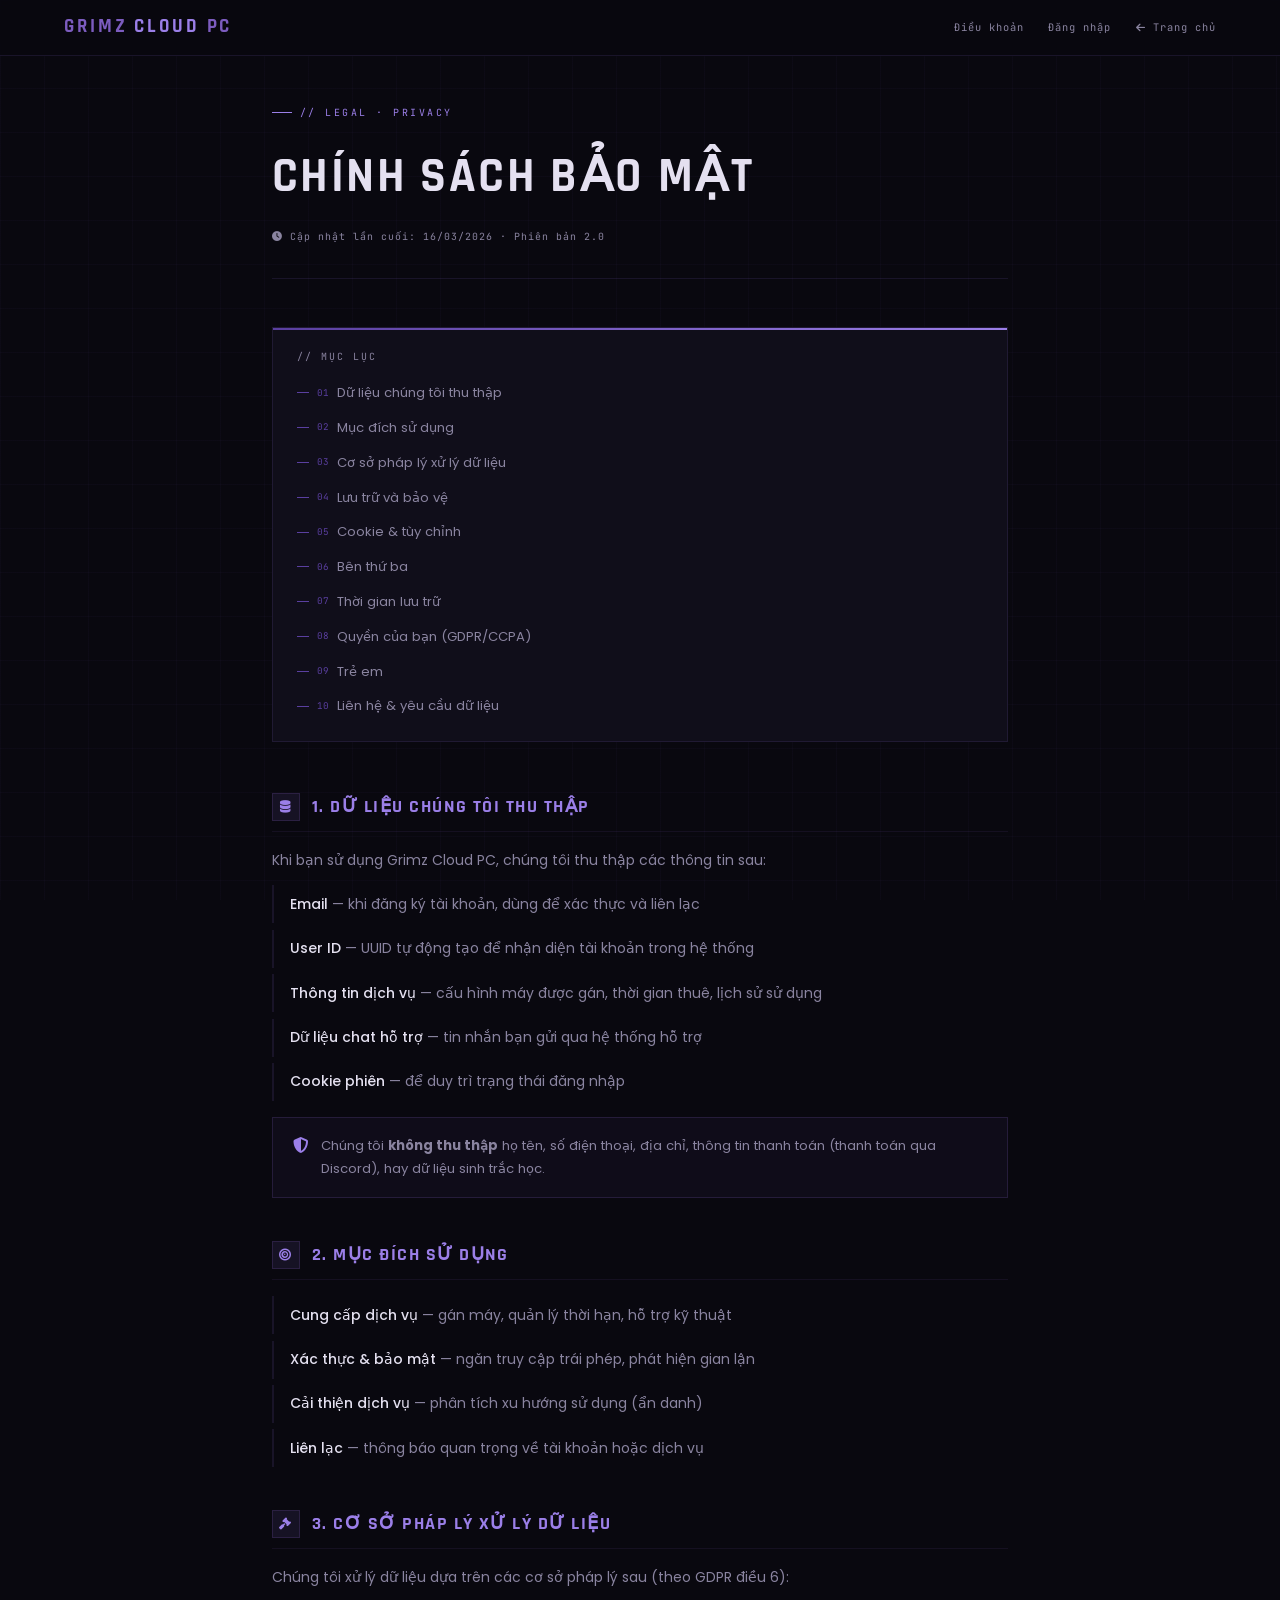
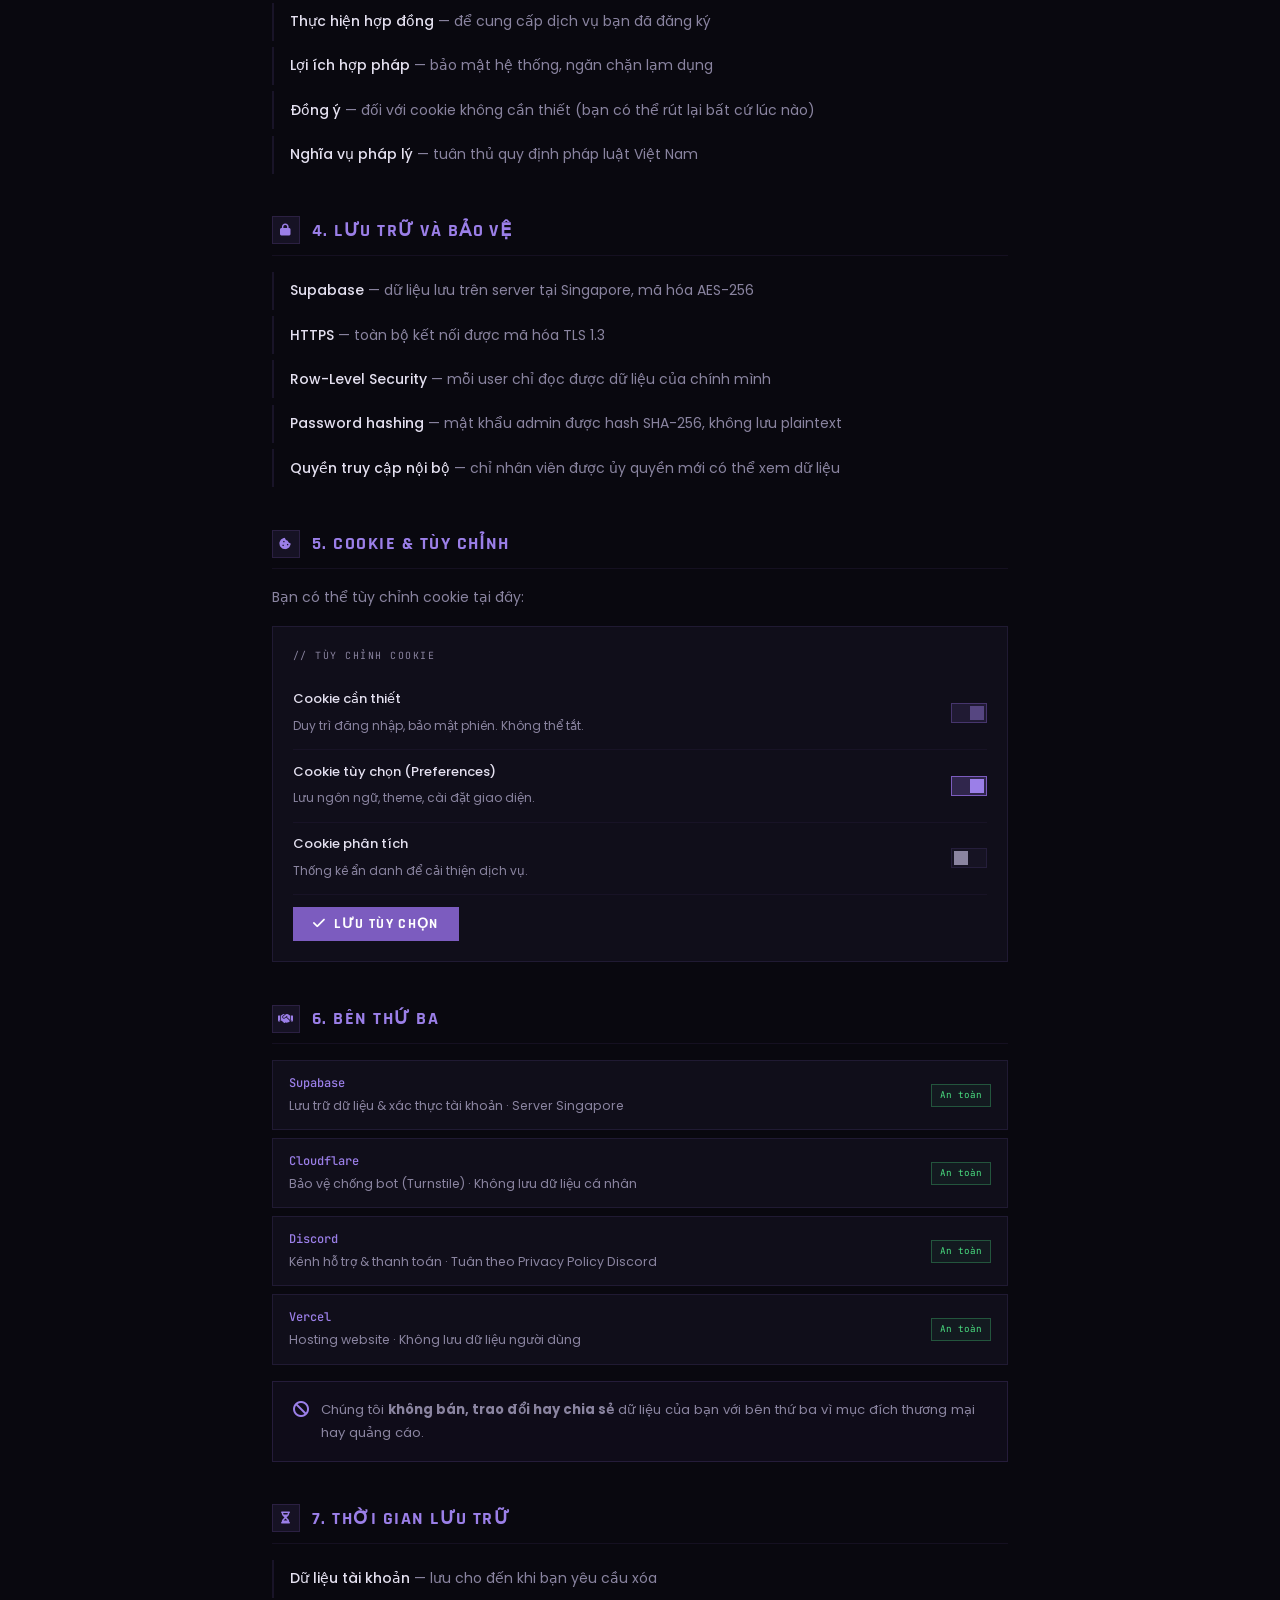
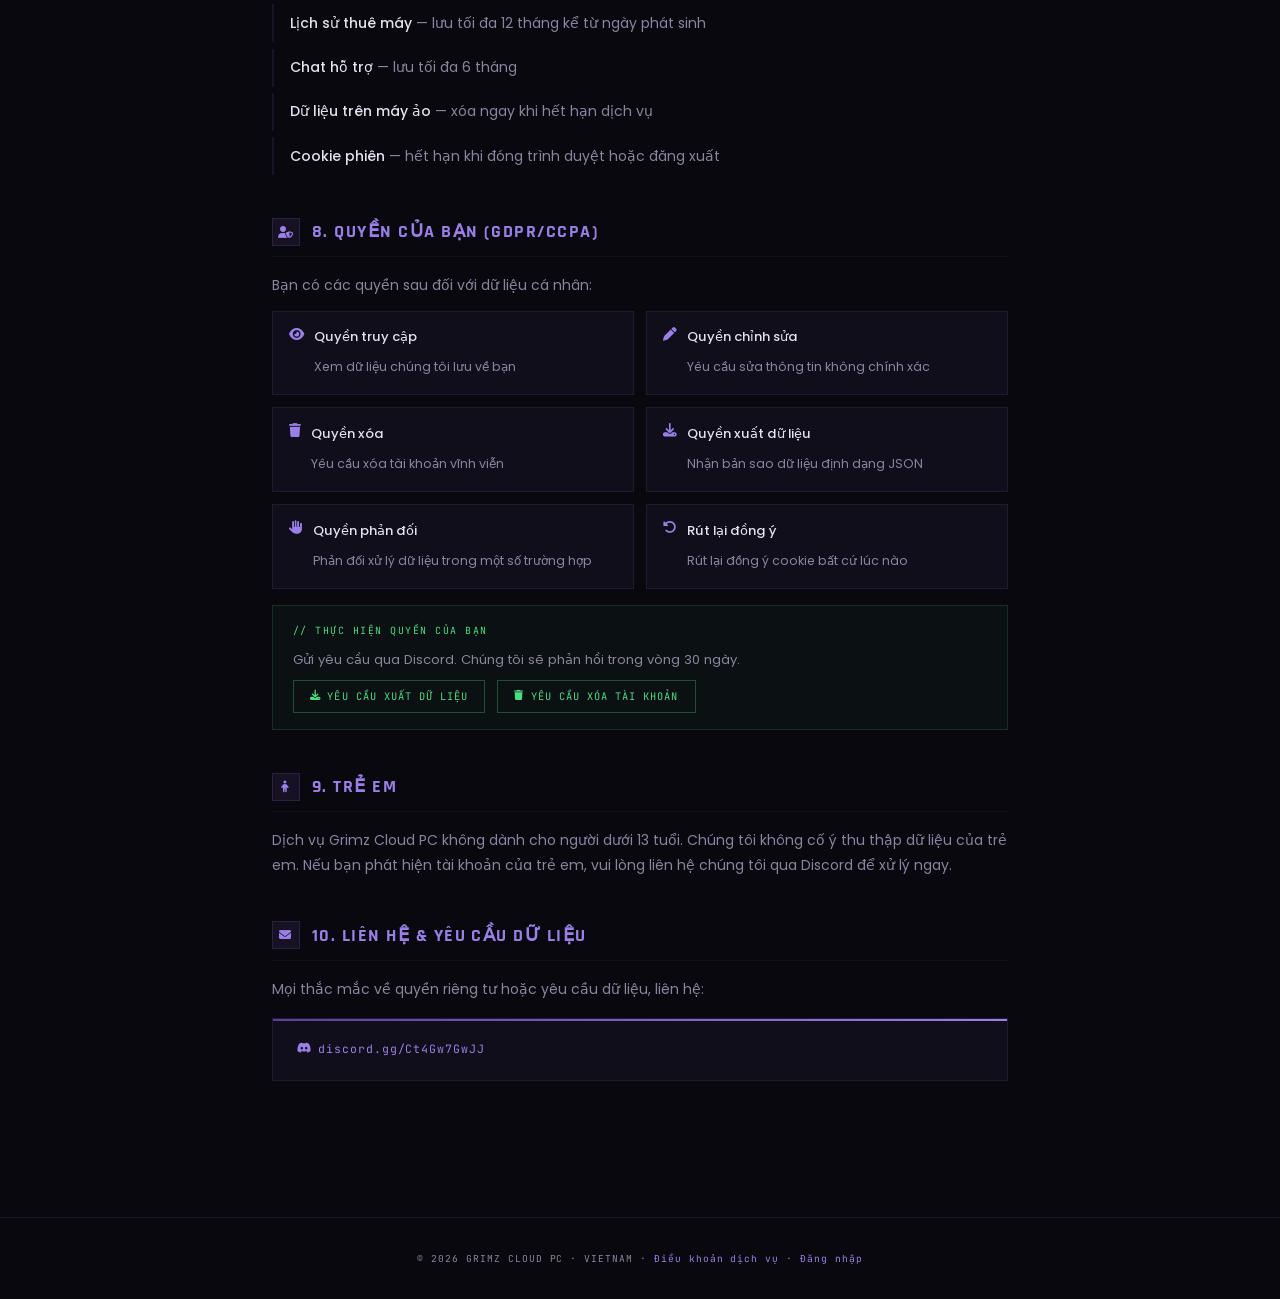
<file: privacy.html>
<!DOCTYPE html>
<html lang="vi">
<head>
<meta charset="UTF-8">
<meta name="viewport" content="width=device-width, initial-scale=1.0">
<meta name="description" content="Chính sách bảo mật của Grimz Cloud PC — Cách chúng tôi thu thập, sử dụng và bảo vệ thông tin của bạn.">
<title>Grimz Cloud PC — Chính sách bảo mật</title>
<link rel="icon" type="image/x-icon" href="/favicon.ico">
<link rel="preconnect" href="https://fonts.googleapis.com">
<link href="https://fonts.googleapis.com/css2?family=Rajdhani:wght@400;600;700&family=Poppins:wght@300;400;500;600&family=JetBrains+Mono:wght@400;500&display=swap" rel="stylesheet">
<link rel="stylesheet" href="https://cdnjs.cloudflare.com/ajax/libs/font-awesome/6.4.0/css/all.min.css">
<link rel="stylesheet" href="grimz-base.css">
<style>
  body { background:var(--bg); color:var(--text); font-family:'Poppins',sans-serif; line-height:1.8; }

  /* NAV */
  nav { position:sticky; top:0; z-index:100; padding:0 5%; height:56px; display:flex; align-items:center; justify-content:space-between; background:rgba(9,8,15,0.95); backdrop-filter:blur(12px); border-bottom:1px solid var(--border); }
  .logo { font-family:'Rajdhani',sans-serif; font-size:1.2rem; font-weight:700; letter-spacing:0.15em; text-transform:uppercase; color:var(--accent); text-decoration:none; }
  .logo span { color:var(--accent2); }
  .nav-links { display:flex; gap:1.5rem; align-items:center; }
  .nav-links a { font-family:'JetBrains Mono',monospace; font-size:0.65rem; color:var(--muted); text-decoration:none; letter-spacing:0.1em; transition:color 0.2s; }
  .nav-links a:hover { color:var(--accent2); }
  .nav-links a.active { color:var(--accent2); }

  /* WRAP */
  .wrap { position:relative; z-index:1; max-width:800px; margin:0 auto; padding:3rem 2rem 6rem; }

  /* HERO */
  .hero { margin-bottom:3rem; padding-bottom:2rem; border-bottom:1px solid var(--border); }
  .page-tag { font-family:'JetBrains Mono',monospace; font-size:0.62rem; color:var(--accent2); letter-spacing:0.25em; text-transform:uppercase; margin-bottom:0.75rem; display:flex; align-items:center; gap:0.5rem; }
  .page-tag::before { content:''; width:20px; height:1px; background:var(--accent2); }
  h1 { font-family:'Rajdhani',sans-serif; font-size:clamp(2rem,5vw,3rem); font-weight:700; text-transform:uppercase; letter-spacing:0.05em; margin-bottom:0.5rem; }
  .updated { font-family:'JetBrains Mono',monospace; font-size:0.62rem; color:var(--muted); letter-spacing:0.1em; margin-top:0.5rem; }

  /* TOC */
  .toc { background:var(--bg2); border:1px solid var(--border); padding:1.25rem 1.5rem; margin-bottom:3rem; position:relative; }
  .toc::before { content:''; position:absolute; top:0; left:0; right:0; height:2px; background:linear-gradient(90deg,var(--accent3),var(--accent2)); }
  .toc-title { font-family:'JetBrains Mono',monospace; font-size:0.62rem; color:var(--muted); letter-spacing:0.2em; text-transform:uppercase; margin-bottom:0.75rem; }
  .toc-list { display:flex; flex-direction:column; gap:0.3rem; }
  .toc-list a { font-size:0.82rem; color:var(--muted); text-decoration:none; display:flex; align-items:center; gap:0.5rem; transition:color 0.2s; padding:0.2rem 0; }
  .toc-list a:hover { color:var(--accent2); }
  .toc-list a::before { content:''; width:12px; height:1px; background:var(--accent3); flex-shrink:0; }
  .toc-num { font-family:'JetBrains Mono',monospace; font-size:0.58rem; color:var(--accent3); }

  /* SECTIONS */
  .section { margin-bottom:2.5rem; opacity:0; transform:translateY(16px); transition:opacity 0.5s ease, transform 0.5s ease; }
  .section.visible { opacity:1; transform:translateY(0); }
  h2 { font-family:'Rajdhani',sans-serif; font-size:1.15rem; font-weight:700; text-transform:uppercase; letter-spacing:0.08em; color:var(--accent2); margin-bottom:1rem; display:flex; align-items:center; gap:0.75rem; padding-bottom:0.5rem; border-bottom:1px solid rgba(124,92,191,0.1); }
  .section-icon { width:28px; height:28px; background:rgba(124,92,191,0.12); border:1px solid rgba(124,92,191,0.2); display:flex; align-items:center; justify-content:center; font-size:0.75rem; color:var(--accent2); flex-shrink:0; }
  p { color:var(--muted); font-size:0.875rem; margin-bottom:0.75rem; font-weight:400; }
  ul { list-style:none; margin:0.5rem 0 0.75rem; display:flex; flex-direction:column; gap:0.4rem; }
  ul li { color:var(--muted); font-size:0.875rem; padding:0.4rem 0.75rem 0.4rem 1rem; position:relative; border-left:2px solid rgba(124,92,191,0.15); transition:border-color 0.2s; }
  ul li:hover { border-left-color:var(--accent); }
  ul li strong { color:var(--text); font-weight:500; }

  /* SPECIAL BOXES */
  .info-box { background:rgba(124,92,191,0.06); border:1px solid rgba(124,92,191,0.2); padding:1rem 1.25rem; margin:1rem 0; display:flex; gap:0.75rem; align-items:flex-start; }
  .info-box i { color:var(--accent2); margin-top:0.2rem; flex-shrink:0; }
  .info-box p { margin:0; font-size:0.82rem; }
  .rights-grid { display:grid; grid-template-columns:1fr 1fr; gap:0.75rem; margin:0.75rem 0; }
  .right-item { background:var(--bg2); border:1px solid var(--border); padding:0.85rem 1rem; display:flex; gap:0.6rem; align-items:flex-start; transition:border-color 0.2s; }
  .right-item:hover { border-color:rgba(124,92,191,0.3); }
  .right-item i { color:var(--accent2); margin-top:0.15rem; font-size:0.85rem; flex-shrink:0; }
  .right-item span { font-size:0.78rem; color:var(--muted); }
  .right-item strong { display:block; font-size:0.82rem; color:var(--text); font-weight:500; margin-bottom:0.2rem; }
  .third-party-grid { display:flex; flex-direction:column; gap:0.5rem; margin:0.75rem 0; }
  .tp-item { background:var(--bg2); border:1px solid var(--border); padding:0.75rem 1rem; display:flex; align-items:center; justify-content:space-between; gap:1rem; transition:border-color 0.2s; }
  .tp-item:hover { border-color:rgba(124,92,191,0.3); }
  .tp-name { font-family:'JetBrains Mono',monospace; font-size:0.75rem; color:var(--accent2); font-weight:500; }
  .tp-role { font-size:0.78rem; color:var(--muted); }
  .tp-badge { font-family:'JetBrains Mono',monospace; font-size:0.58rem; padding:0.15rem 0.5rem; border:1px solid; }
  .tp-badge.safe { border-color:rgba(74,222,128,0.3); color:var(--green); background:rgba(74,222,128,0.06); }

  /* COOKIE PREFERENCES */
  .cookie-pref { background:var(--bg2); border:1px solid var(--border); padding:1.25rem; margin:1rem 0; }
  .cookie-pref-title { font-family:'JetBrains Mono',monospace; font-size:0.62rem; color:var(--muted); letter-spacing:0.15em; text-transform:uppercase; margin-bottom:0.75rem; }
  .cookie-type { display:flex; align-items:center; justify-content:space-between; padding:0.6rem 0; border-bottom:1px solid rgba(124,92,191,0.07); gap:1rem; }
  .cookie-type:last-child { border:none; }
  .cookie-info strong { display:block; font-size:0.82rem; color:var(--text); font-weight:500; }
  .cookie-info span { font-size:0.75rem; color:var(--muted); }
  .cookie-toggle { position:relative; width:36px; height:20px; flex-shrink:0; }
  .cookie-toggle input { opacity:0; width:0; height:0; }
  .cookie-toggle-track { position:absolute; inset:0; background:var(--bg3); border:1px solid var(--border); cursor:pointer; transition:all 0.2s; }
  .cookie-toggle input:checked + .cookie-toggle-track { background:rgba(124,92,191,0.3); border-color:var(--accent); }
  .cookie-toggle-track::after { content:''; position:absolute; width:14px; height:14px; background:var(--muted); top:2px; left:2px; transition:all 0.2s; }
  .cookie-toggle input:checked + .cookie-toggle-track::after { transform:translateX(16px); background:var(--accent2); }
  .cookie-toggle input:disabled + .cookie-toggle-track { opacity:0.5; cursor:not-allowed; }
  .cookie-save-btn { display:inline-flex; align-items:center; gap:0.5rem; margin-top:0.75rem; padding:0.5rem 1.25rem; background:var(--accent); color:#fff; border:none; font-family:'Rajdhani',sans-serif; font-size:0.85rem; font-weight:700; letter-spacing:0.1em; text-transform:uppercase; cursor:pointer; transition:all 0.2s; }
  .cookie-save-btn:hover { background:var(--accent2); }

  /* CONTACT */
  .contact-box { background:var(--bg2); border:1px solid var(--border); padding:1.25rem 1.5rem; display:flex; gap:1.5rem; flex-wrap:wrap; align-items:center; position:relative; overflow:hidden; margin-top:1rem; }
  .contact-box::before { content:''; position:absolute; top:0; left:0; right:0; height:2px; background:linear-gradient(90deg,var(--accent3),var(--accent2)); }
  .contact-box a { font-family:'JetBrains Mono',monospace; font-size:0.72rem; color:var(--accent2); text-decoration:none; letter-spacing:0.08em; display:flex; align-items:center; gap:0.4rem; transition:color 0.2s; }
  .contact-box a:hover { color:#fff; }

  /* DATA REQUEST */
  .data-request { background:rgba(74,222,128,0.04); border:1px solid rgba(74,222,128,0.15); padding:1rem 1.25rem; margin:1rem 0; }
  .data-request-title { font-family:'JetBrains Mono',monospace; font-size:0.62rem; color:var(--green); letter-spacing:0.15em; text-transform:uppercase; margin-bottom:0.5rem; }
  .data-request p { font-size:0.82rem; color:var(--muted); margin-bottom:0.5rem; }
  .data-btn { display:inline-flex; align-items:center; gap:0.4rem; padding:0.4rem 1rem; border:1px solid rgba(74,222,128,0.3); color:var(--green); font-family:'JetBrains Mono',monospace; font-size:0.65rem; letter-spacing:0.1em; text-transform:uppercase; cursor:pointer; background:none; transition:all 0.2s; text-decoration:none; margin-right:0.5rem; }
  .data-btn:hover { background:rgba(74,222,128,0.1); }

  /* FOOTER */
  footer { text-align:center; padding:2rem; font-family:'JetBrains Mono',monospace; font-size:0.6rem; color:var(--muted); letter-spacing:0.1em; border-top:1px solid var(--border); position:relative; z-index:1; }
  footer a { color:var(--accent2); text-decoration:none; }
  footer a:hover { color:#fff; }

  /* BACK TO TOP */
  #btt { position:fixed; bottom:2rem; right:2rem; width:36px; height:36px; background:var(--bg2); border:1px solid var(--border); color:var(--muted); cursor:pointer; display:none; align-items:center; justify-content:center; font-size:0.8rem; z-index:50; transition:all 0.2s; clip-path:polygon(6px 0,100% 0,100% calc(100% - 6px),calc(100% - 6px) 100%,0 100%,0 6px); }
  #btt:hover { color:var(--accent2); border-color:var(--accent); }
  #btt.show { display:flex; }

  @media(max-width:600px) {
    .wrap { padding:2rem 1rem 5rem; }
    .rights-grid { grid-template-columns:1fr; }
    .nav-links a:not(:last-child) { display:none; }
  }
</style>
</head>
<body>

<nav>
  <a href="index.html" class="logo">GRIMZ <span>CLOUD</span> PC</a>
  <div class="nav-links">
    <a href="terms.html">Điều khoản</a>
    <a href="grimz-login.html">Đăng nhập</a>
    <a href="index.html"><i class="fas fa-arrow-left"></i> Trang chủ</a>
  </div>
</nav>

<div class="wrap">
  <div class="hero">
    <div class="page-tag">// Legal · Privacy</div>
    <h1>Chính sách bảo mật</h1>
    <div class="updated"><i class="fas fa-clock"></i> Cập nhật lần cuối: 16/03/2026 · Phiên bản 2.0</div>
  </div>

  <!-- TOC -->
  <div class="toc">
    <div class="toc-title">// Mục lục</div>
    <div class="toc-list">
      <a href="#s1"><span class="toc-num">01</span> Dữ liệu chúng tôi thu thập</a>
      <a href="#s2"><span class="toc-num">02</span> Mục đích sử dụng</a>
      <a href="#s3"><span class="toc-num">03</span> Cơ sở pháp lý xử lý dữ liệu</a>
      <a href="#s4"><span class="toc-num">04</span> Lưu trữ và bảo vệ</a>
      <a href="#s5"><span class="toc-num">05</span> Cookie & tùy chỉnh</a>
      <a href="#s6"><span class="toc-num">06</span> Bên thứ ba</a>
      <a href="#s7"><span class="toc-num">07</span> Thời gian lưu trữ</a>
      <a href="#s8"><span class="toc-num">08</span> Quyền của bạn (GDPR/CCPA)</a>
      <a href="#s9"><span class="toc-num">09</span> Trẻ em</a>
      <a href="#s10"><span class="toc-num">10</span> Liên hệ & yêu cầu dữ liệu</a>
    </div>
  </div>

  <div class="section" id="s1">
    <h2><div class="section-icon"><i class="fas fa-database"></i></div> 1. Dữ liệu chúng tôi thu thập</h2>
    <p>Khi bạn sử dụng Grimz Cloud PC, chúng tôi thu thập các thông tin sau:</p>
    <ul>
      <li><strong>Email</strong> — khi đăng ký tài khoản, dùng để xác thực và liên lạc</li>
      <li><strong>User ID</strong> — UUID tự động tạo để nhận diện tài khoản trong hệ thống</li>
      <li><strong>Thông tin dịch vụ</strong> — cấu hình máy được gán, thời gian thuê, lịch sử sử dụng</li>
      <li><strong>Dữ liệu chat hỗ trợ</strong> — tin nhắn bạn gửi qua hệ thống hỗ trợ</li>
      <li><strong>Cookie phiên</strong> — để duy trì trạng thái đăng nhập</li>
    </ul>
    <div class="info-box">
      <i class="fas fa-shield-halved"></i>
      <p>Chúng tôi <strong>không thu thập</strong> họ tên, số điện thoại, địa chỉ, thông tin thanh toán (thanh toán qua Discord), hay dữ liệu sinh trắc học.</p>
    </div>
  </div>

  <div class="section" id="s2">
    <h2><div class="section-icon"><i class="fas fa-bullseye"></i></div> 2. Mục đích sử dụng</h2>
    <ul>
      <li><strong>Cung cấp dịch vụ</strong> — gán máy, quản lý thời hạn, hỗ trợ kỹ thuật</li>
      <li><strong>Xác thực & bảo mật</strong> — ngăn truy cập trái phép, phát hiện gian lận</li>
      <li><strong>Cải thiện dịch vụ</strong> — phân tích xu hướng sử dụng (ẩn danh)</li>
      <li><strong>Liên lạc</strong> — thông báo quan trọng về tài khoản hoặc dịch vụ</li>
    </ul>
  </div>

  <div class="section" id="s3">
    <h2><div class="section-icon"><i class="fas fa-gavel"></i></div> 3. Cơ sở pháp lý xử lý dữ liệu</h2>
    <p>Chúng tôi xử lý dữ liệu dựa trên các cơ sở pháp lý sau (theo GDPR điều 6):</p>
    <ul>
      <li><strong>Thực hiện hợp đồng</strong> — để cung cấp dịch vụ bạn đã đăng ký</li>
      <li><strong>Lợi ích hợp pháp</strong> — bảo mật hệ thống, ngăn chặn lạm dụng</li>
      <li><strong>Đồng ý</strong> — đối với cookie không cần thiết (bạn có thể rút lại bất cứ lúc nào)</li>
      <li><strong>Nghĩa vụ pháp lý</strong> — tuân thủ quy định pháp luật Việt Nam</li>
    </ul>
  </div>

  <div class="section" id="s4">
    <h2><div class="section-icon"><i class="fas fa-lock"></i></div> 4. Lưu trữ và bảo vệ</h2>
    <ul>
      <li><strong>Supabase</strong> — dữ liệu lưu trên server tại Singapore, mã hóa AES-256</li>
      <li><strong>HTTPS</strong> — toàn bộ kết nối được mã hóa TLS 1.3</li>
      <li><strong>Row-Level Security</strong> — mỗi user chỉ đọc được dữ liệu của chính mình</li>
      <li><strong>Password hashing</strong> — mật khẩu admin được hash SHA-256, không lưu plaintext</li>
      <li><strong>Quyền truy cập nội bộ</strong> — chỉ nhân viên được ủy quyền mới có thể xem dữ liệu</li>
    </ul>
  </div>

  <div class="section" id="s5">
    <h2><div class="section-icon"><i class="fas fa-cookie-bite"></i></div> 5. Cookie & tùy chỉnh</h2>
    <p>Bạn có thể tùy chỉnh cookie tại đây:</p>
    <div class="cookie-pref">
      <div class="cookie-pref-title">// Tùy chỉnh cookie</div>
      <div class="cookie-type">
        <div class="cookie-info">
          <strong>Cookie cần thiết</strong>
          <span>Duy trì đăng nhập, bảo mật phiên. Không thể tắt.</span>
        </div>
        <label class="cookie-toggle"><input type="checkbox" checked disabled><div class="cookie-toggle-track"></div></label>
      </div>
      <div class="cookie-type">
        <div class="cookie-info">
          <strong>Cookie tùy chọn (Preferences)</strong>
          <span>Lưu ngôn ngữ, theme, cài đặt giao diện.</span>
        </div>
        <label class="cookie-toggle"><input type="checkbox" id="ck-pref" checked><div class="cookie-toggle-track"></div></label>
      </div>
      <div class="cookie-type">
        <div class="cookie-info">
          <strong>Cookie phân tích</strong>
          <span>Thống kê ẩn danh để cải thiện dịch vụ.</span>
        </div>
        <label class="cookie-toggle"><input type="checkbox" id="ck-analytics"><div class="cookie-toggle-track"></div></label>
      </div>
      <button class="cookie-save-btn" onclick="saveCookiePrefs()"><i class="fas fa-check"></i> Lưu tùy chọn</button>
    </div>
  </div>

  <div class="section" id="s6">
    <h2><div class="section-icon"><i class="fas fa-handshake"></i></div> 6. Bên thứ ba</h2>
    <div class="third-party-grid">
      <div class="tp-item">
        <div><div class="tp-name">Supabase</div><div class="tp-role">Lưu trữ dữ liệu & xác thực tài khoản · Server Singapore</div></div>
        <span class="tp-badge safe">An toàn</span>
      </div>
      <div class="tp-item">
        <div><div class="tp-name">Cloudflare</div><div class="tp-role">Bảo vệ chống bot (Turnstile) · Không lưu dữ liệu cá nhân</div></div>
        <span class="tp-badge safe">An toàn</span>
      </div>
      <div class="tp-item">
        <div><div class="tp-name">Discord</div><div class="tp-role">Kênh hỗ trợ & thanh toán · Tuân theo Privacy Policy Discord</div></div>
        <span class="tp-badge safe">An toàn</span>
      </div>
      <div class="tp-item">
        <div><div class="tp-name">Vercel</div><div class="tp-role">Hosting website · Không lưu dữ liệu người dùng</div></div>
        <span class="tp-badge safe">An toàn</span>
      </div>
    </div>
    <div class="info-box">
      <i class="fas fa-ban"></i>
      <p>Chúng tôi <strong>không bán, trao đổi hay chia sẻ</strong> dữ liệu của bạn với bên thứ ba vì mục đích thương mại hay quảng cáo.</p>
    </div>
  </div>

  <div class="section" id="s7">
    <h2><div class="section-icon"><i class="fas fa-hourglass-half"></i></div> 7. Thời gian lưu trữ</h2>
    <ul>
      <li><strong>Dữ liệu tài khoản</strong> — lưu cho đến khi bạn yêu cầu xóa</li>
      <li><strong>Lịch sử thuê máy</strong> — lưu tối đa 12 tháng kể từ ngày phát sinh</li>
      <li><strong>Chat hỗ trợ</strong> — lưu tối đa 6 tháng</li>
      <li><strong>Dữ liệu trên máy ảo</strong> — xóa ngay khi hết hạn dịch vụ</li>
      <li><strong>Cookie phiên</strong> — hết hạn khi đóng trình duyệt hoặc đăng xuất</li>
    </ul>
  </div>

  <div class="section" id="s8">
    <h2><div class="section-icon"><i class="fas fa-user-shield"></i></div> 8. Quyền của bạn (GDPR/CCPA)</h2>
    <p>Bạn có các quyền sau đối với dữ liệu cá nhân:</p>
    <div class="rights-grid">
      <div class="right-item"><i class="fas fa-eye"></i><div><strong>Quyền truy cập</strong><span>Xem dữ liệu chúng tôi lưu về bạn</span></div></div>
      <div class="right-item"><i class="fas fa-pen"></i><div><strong>Quyền chỉnh sửa</strong><span>Yêu cầu sửa thông tin không chính xác</span></div></div>
      <div class="right-item"><i class="fas fa-trash"></i><div><strong>Quyền xóa</strong><span>Yêu cầu xóa tài khoản vĩnh viễn</span></div></div>
      <div class="right-item"><i class="fas fa-download"></i><div><strong>Quyền xuất dữ liệu</strong><span>Nhận bản sao dữ liệu định dạng JSON</span></div></div>
      <div class="right-item"><i class="fas fa-hand"></i><div><strong>Quyền phản đối</strong><span>Phản đối xử lý dữ liệu trong một số trường hợp</span></div></div>
      <div class="right-item"><i class="fas fa-rotate-left"></i><div><strong>Rút lại đồng ý</strong><span>Rút lại đồng ý cookie bất cứ lúc nào</span></div></div>
    </div>
    <div class="data-request">
      <div class="data-request-title">// Thực hiện quyền của bạn</div>
      <p>Gửi yêu cầu qua Discord. Chúng tôi sẽ phản hồi trong vòng 30 ngày.</p>
      <a href="https://discord.gg/Ct4Gw7GwJJ" target="_blank" class="data-btn"><i class="fas fa-download"></i> Yêu cầu xuất dữ liệu</a>
      <a href="https://discord.gg/Ct4Gw7GwJJ" target="_blank" class="data-btn"><i class="fas fa-trash"></i> Yêu cầu xóa tài khoản</a>
    </div>
  </div>

  <div class="section" id="s9">
    <h2><div class="section-icon"><i class="fas fa-child"></i></div> 9. Trẻ em</h2>
    <p>Dịch vụ Grimz Cloud PC không dành cho người dưới 13 tuổi. Chúng tôi không cố ý thu thập dữ liệu của trẻ em. Nếu bạn phát hiện tài khoản của trẻ em, vui lòng liên hệ chúng tôi qua Discord để xử lý ngay.</p>
  </div>

  <div class="section" id="s10">
    <h2><div class="section-icon"><i class="fas fa-envelope"></i></div> 10. Liên hệ & yêu cầu dữ liệu</h2>
    <p>Mọi thắc mắc về quyền riêng tư hoặc yêu cầu dữ liệu, liên hệ:</p>
    <div class="contact-box">
      <a href="https://discord.gg/Ct4Gw7GwJJ" target="_blank"><i class="fab fa-discord"></i> discord.gg/Ct4Gw7GwJJ</a>
    </div>
  </div>
</div>

<footer>
  © <span id="yr"></span> GRIMZ CLOUD PC · VIETNAM ·
  <a href="terms.html">Điều khoản dịch vụ</a> ·
  <a href="grimz-login.html">Đăng nhập</a>
</footer>

<button id="btt" onclick="window.scrollTo({top:0,behavior:'smooth'})"><i class="fas fa-arrow-up"></i></button>

<script>
  document.getElementById('yr').textContent = new Date().getFullYear();

  // Scroll reveal
  const obs = new IntersectionObserver(entries => {
    entries.forEach(e => { if(e.isIntersecting) e.target.classList.add('visible'); });
  }, {threshold:0.1});
  document.querySelectorAll('.section').forEach(s => obs.observe(s));

  // Back to top
  window.addEventListener('scroll', () => {
    document.getElementById('btt').classList.toggle('show', window.scrollY > 300);
  });

  // Cookie prefs
  function saveCookiePrefs() {
    const prefs = {
      necessary: true,
      preferences: document.getElementById('ck-pref').checked,
      analytics: document.getElementById('ck-analytics').checked,
      savedAt: Date.now()
    };
    localStorage.setItem('grimz_cookie_prefs', JSON.stringify(prefs));
    localStorage.setItem('grimz_cookie', 'accepted');
    const btn = document.querySelector('.cookie-save-btn');
    btn.innerHTML = '<i class="fas fa-check"></i> Đã lưu!';
    btn.style.background = 'rgba(74,222,128,0.8)';
    setTimeout(() => { btn.innerHTML = '<i class="fas fa-check"></i> Lưu tùy chọn'; btn.style.background = ''; }, 2000);
  }

  // Load saved cookie prefs
  const saved = JSON.parse(localStorage.getItem('grimz_cookie_prefs') || '{}');
  if(saved.preferences !== undefined) document.getElementById('ck-pref').checked = saved.preferences;
  if(saved.analytics !== undefined) document.getElementById('ck-analytics').checked = saved.analytics;
</script>
</body>
</html>
</file>
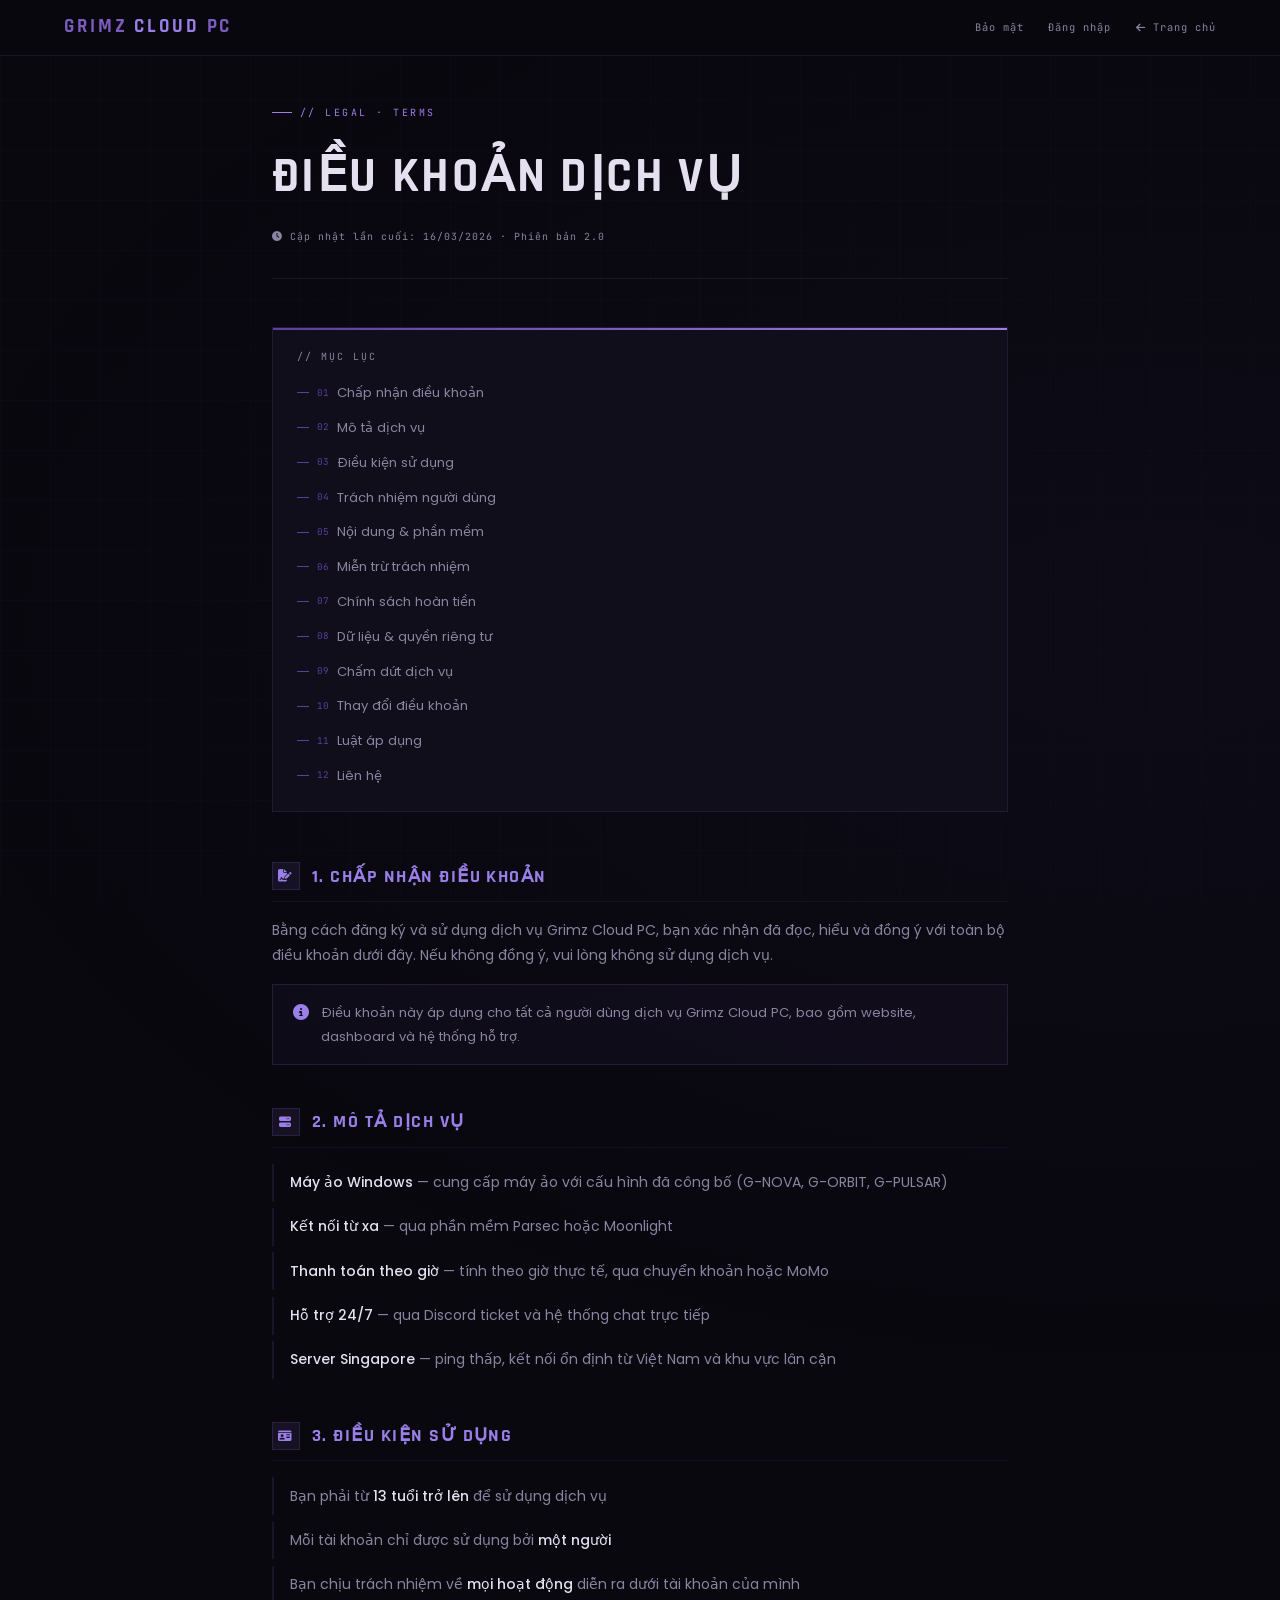
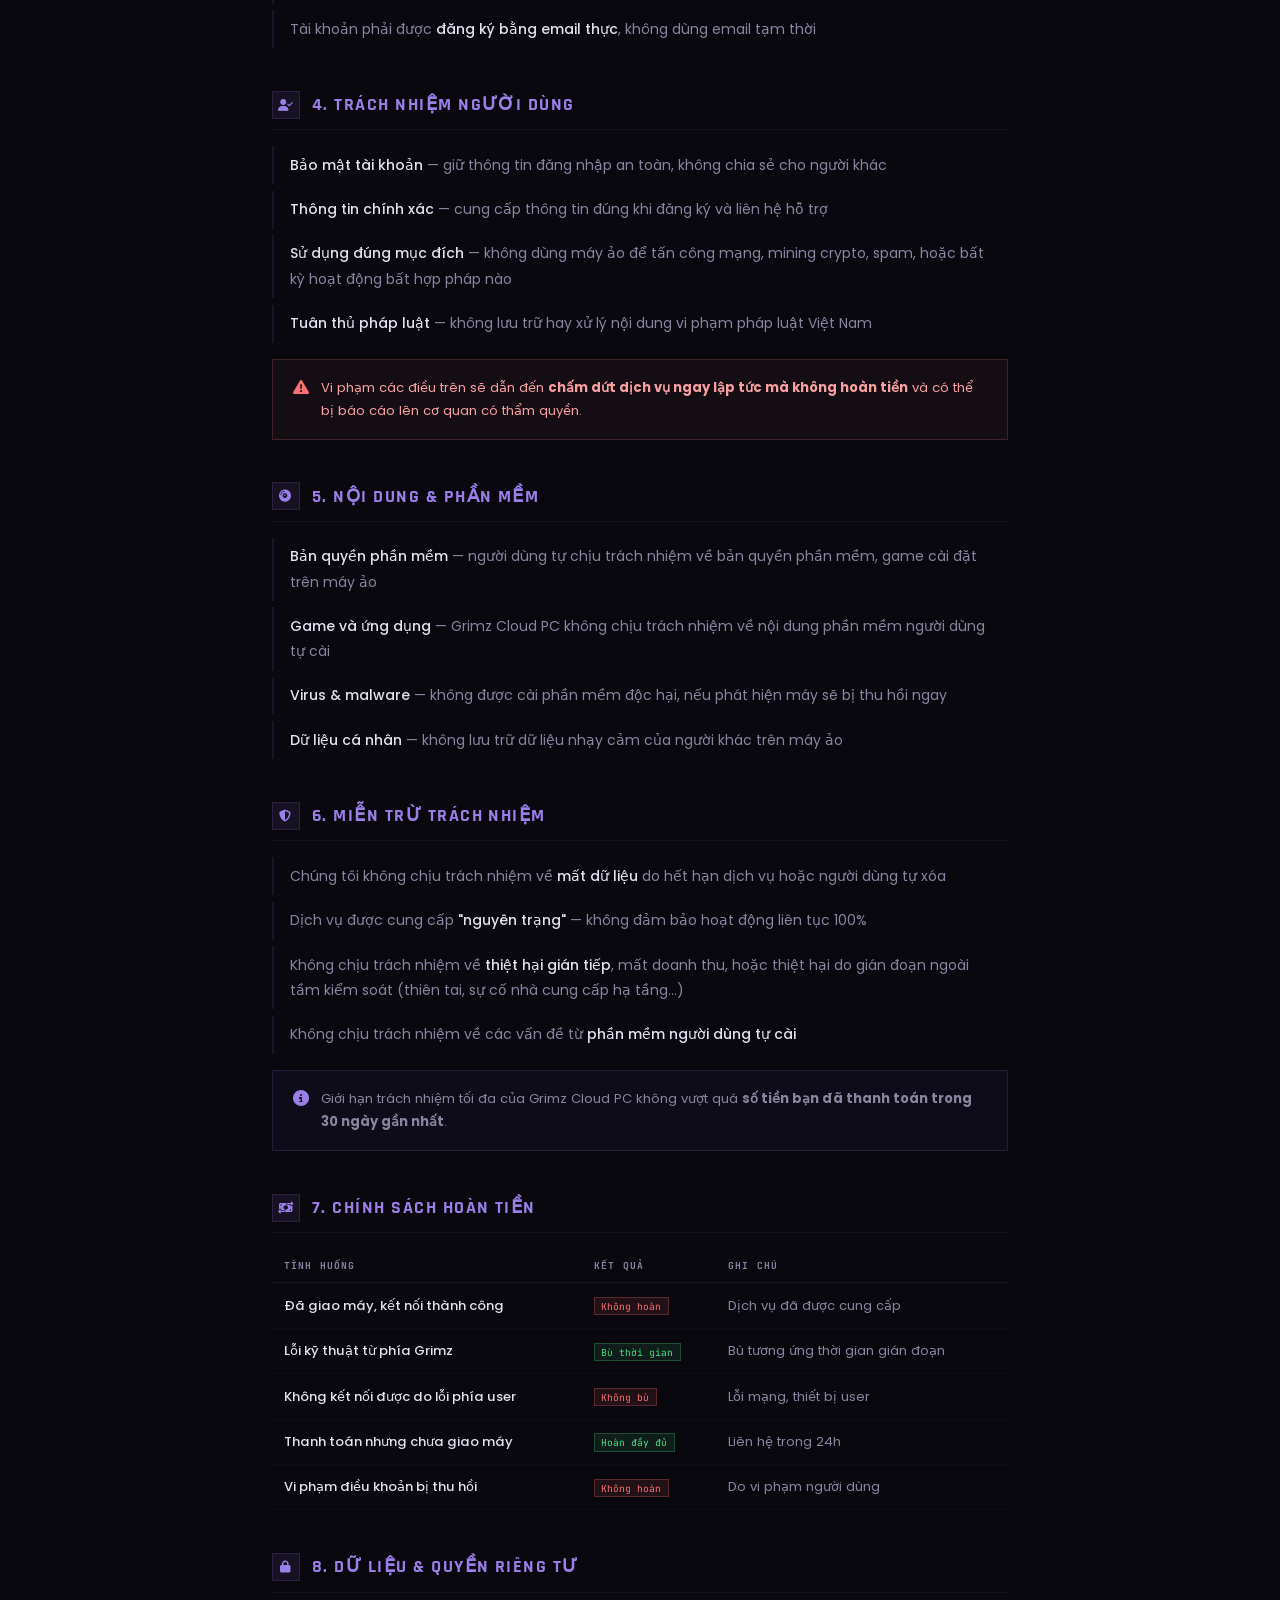
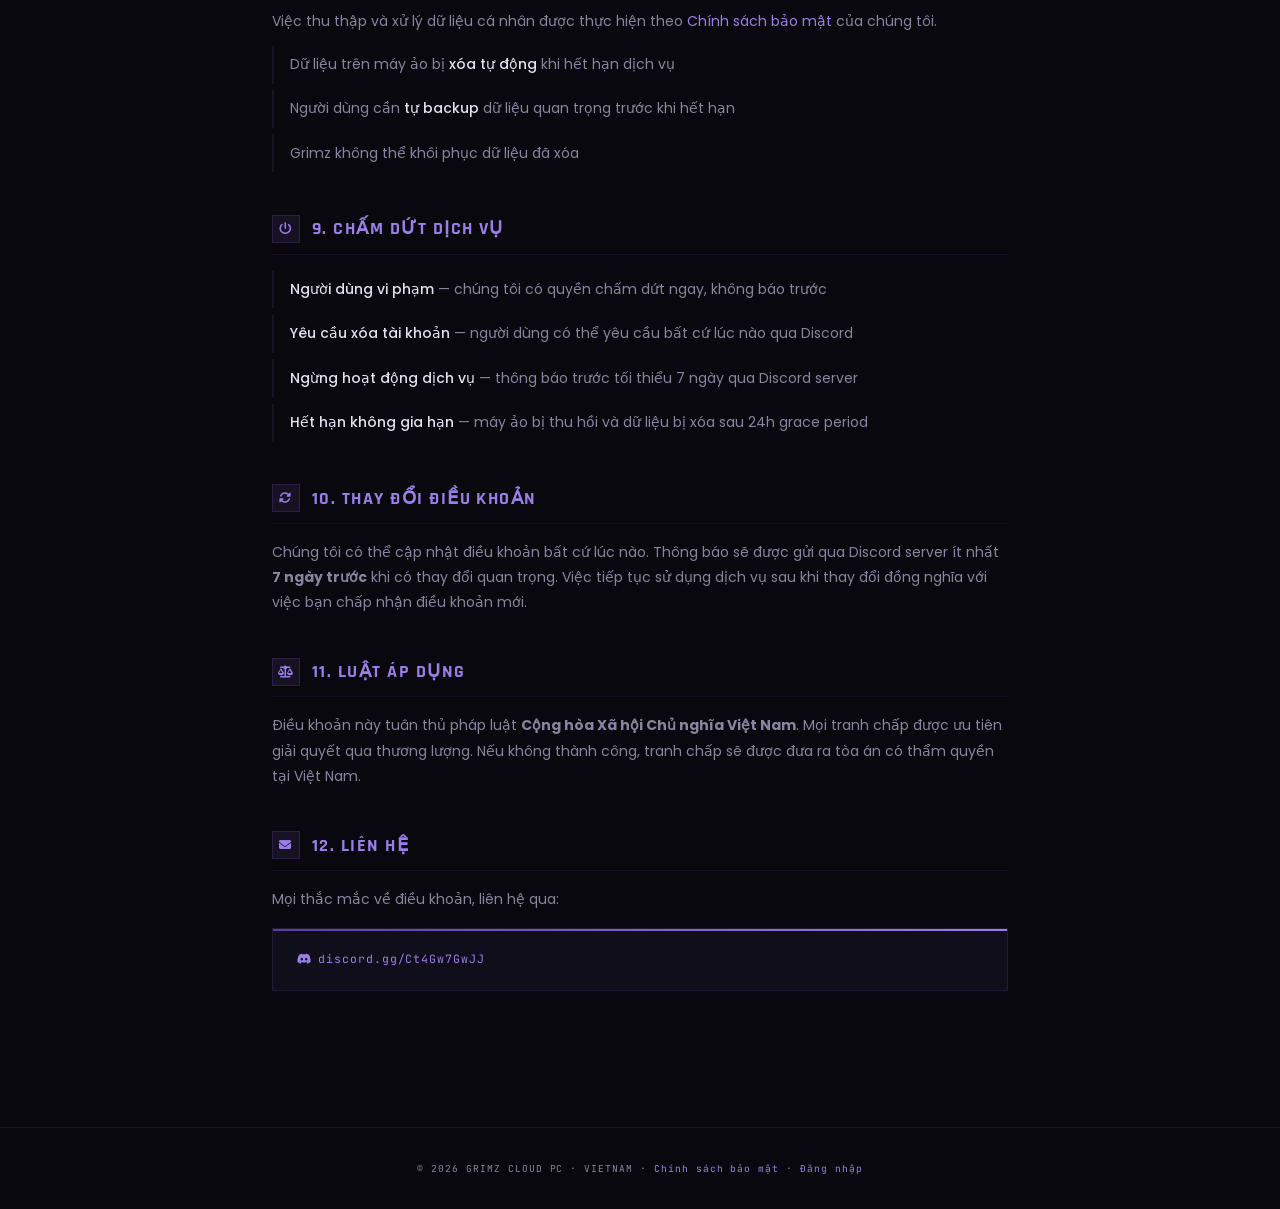
<file: terms.html>
<!DOCTYPE html>
<html lang="vi">
<head>
<meta charset="UTF-8">
<meta name="viewport" content="width=device-width, initial-scale=1.0">
<title>Grimz Cloud PC — Điều khoản dịch vụ</title>
<link rel="icon" type="image/x-icon" href="/favicon.ico">
<link rel="preconnect" href="https://fonts.googleapis.com">
<link href="https://fonts.googleapis.com/css2?family=Rajdhani:wght@400;600;700&family=Poppins:wght@300;400;500;600&family=JetBrains+Mono:wght@400;500&display=swap" rel="stylesheet">
<link rel="stylesheet" href="https://cdnjs.cloudflare.com/ajax/libs/font-awesome/6.4.0/css/all.min.css">
<style>
  :root {
    --bg:#09080f; --bg2:#100e1a; --bg3:#161323;
    --accent:#7c5cbf; --accent2:#9b7fe8; --accent3:#5a3fa0;
    --green:#4ade80; --red:#f87171; --yellow:#fbbf24;
    --text:#e4e0f0; --muted:#8a84a0; --border:rgba(124,92,191,0.15);
  }
  * { margin:0; padding:0; box-sizing:border-box; }
  html { scroll-behavior:smooth; }
  body { background:var(--bg); color:var(--text); font-family:'Poppins',sans-serif; line-height:1.8; }
  body::before { content:''; position:fixed; inset:0; background-image:linear-gradient(rgba(124,92,191,0.03) 1px,transparent 1px),linear-gradient(90deg,rgba(124,92,191,0.03) 1px,transparent 1px); background-size:50px 50px; pointer-events:none; z-index:0; }
  body::after { content:''; position:fixed; top:-50%; left:-50%; width:200%; height:200%; background:radial-gradient(ellipse at 70% 60%,rgba(124,92,191,0.04) 0%,transparent 50%); animation:bgRot 35s linear infinite reverse; pointer-events:none; z-index:0; }
  @keyframes bgRot { from{transform:rotate(0)} to{transform:rotate(360deg)} }

  nav { position:sticky; top:0; z-index:100; padding:0 5%; height:56px; display:flex; align-items:center; justify-content:space-between; background:rgba(9,8,15,0.95); backdrop-filter:blur(12px); border-bottom:1px solid var(--border); }
  .logo { font-family:'Rajdhani',sans-serif; font-size:1.2rem; font-weight:700; letter-spacing:0.15em; text-transform:uppercase; color:var(--accent); text-decoration:none; }
  .logo span { color:var(--accent2); }
  .nav-links { display:flex; gap:1.5rem; align-items:center; }
  .nav-links a { font-family:'JetBrains Mono',monospace; font-size:0.65rem; color:var(--muted); text-decoration:none; letter-spacing:0.1em; transition:color 0.2s; }
  .nav-links a:hover { color:var(--accent2); }

  .wrap { position:relative; z-index:1; max-width:800px; margin:0 auto; padding:3rem 2rem 6rem; }
  .hero { margin-bottom:3rem; padding-bottom:2rem; border-bottom:1px solid var(--border); }
  .page-tag { font-family:'JetBrains Mono',monospace; font-size:0.62rem; color:var(--accent2); letter-spacing:0.25em; text-transform:uppercase; margin-bottom:0.75rem; display:flex; align-items:center; gap:0.5rem; }
  .page-tag::before { content:''; width:20px; height:1px; background:var(--accent2); }
  h1 { font-family:'Rajdhani',sans-serif; font-size:clamp(2rem,5vw,3rem); font-weight:700; text-transform:uppercase; letter-spacing:0.05em; margin-bottom:0.5rem; }
  .updated { font-family:'JetBrains Mono',monospace; font-size:0.62rem; color:var(--muted); letter-spacing:0.1em; margin-top:0.5rem; }

  .toc { background:var(--bg2); border:1px solid var(--border); padding:1.25rem 1.5rem; margin-bottom:3rem; position:relative; }
  .toc::before { content:''; position:absolute; top:0; left:0; right:0; height:2px; background:linear-gradient(90deg,var(--accent3),var(--accent2)); }
  .toc-title { font-family:'JetBrains Mono',monospace; font-size:0.62rem; color:var(--muted); letter-spacing:0.2em; text-transform:uppercase; margin-bottom:0.75rem; }
  .toc-list { display:flex; flex-direction:column; gap:0.3rem; }
  .toc-list a { font-size:0.82rem; color:var(--muted); text-decoration:none; display:flex; align-items:center; gap:0.5rem; transition:color 0.2s; padding:0.2rem 0; }
  .toc-list a:hover { color:var(--accent2); }
  .toc-list a::before { content:''; width:12px; height:1px; background:var(--accent3); flex-shrink:0; }
  .toc-num { font-family:'JetBrains Mono',monospace; font-size:0.58rem; color:var(--accent3); }

  .section { margin-bottom:2.5rem; opacity:0; transform:translateY(16px); transition:opacity 0.5s ease, transform 0.5s ease; }
  .section.visible { opacity:1; transform:translateY(0); }
  h2 { font-family:'Rajdhani',sans-serif; font-size:1.15rem; font-weight:700; text-transform:uppercase; letter-spacing:0.08em; color:var(--accent2); margin-bottom:1rem; display:flex; align-items:center; gap:0.75rem; padding-bottom:0.5rem; border-bottom:1px solid rgba(124,92,191,0.1); }
  .section-icon { width:28px; height:28px; background:rgba(124,92,191,0.12); border:1px solid rgba(124,92,191,0.2); display:flex; align-items:center; justify-content:center; font-size:0.75rem; color:var(--accent2); flex-shrink:0; }
  p { color:var(--muted); font-size:0.875rem; margin-bottom:0.75rem; }
  a { color:var(--accent2); text-decoration:none; }
  a:hover { text-decoration:underline; }
  ul { list-style:none; margin:0.5rem 0 0.75rem; display:flex; flex-direction:column; gap:0.4rem; }
  ul li { color:var(--muted); font-size:0.875rem; padding:0.4rem 0.75rem 0.4rem 1rem; position:relative; border-left:2px solid rgba(124,92,191,0.15); transition:border-color 0.2s; }
  ul li:hover { border-left-color:var(--accent); }
  ul li strong { color:var(--text); font-weight:500; }

  .warning-box { background:rgba(248,113,113,0.05); border:1px solid rgba(248,113,113,0.2); padding:1rem 1.25rem; margin:1rem 0; display:flex; gap:0.75rem; align-items:flex-start; }
  .warning-box i { color:var(--red); margin-top:0.2rem; flex-shrink:0; }
  .warning-box p { color:#f8a0a0; margin:0; font-size:0.82rem; }
  .info-box { background:rgba(124,92,191,0.06); border:1px solid rgba(124,92,191,0.2); padding:1rem 1.25rem; margin:1rem 0; display:flex; gap:0.75rem; align-items:flex-start; }
  .info-box i { color:var(--accent2); margin-top:0.2rem; flex-shrink:0; }
  .info-box p { margin:0; font-size:0.82rem; }

  /* Refund table */
  .refund-table { width:100%; border-collapse:collapse; margin:1rem 0; font-size:0.82rem; }
  .refund-table th { font-family:'JetBrains Mono',monospace; font-size:0.6rem; color:var(--muted); letter-spacing:0.12em; text-transform:uppercase; text-align:left; padding:0.5rem 0.75rem; border-bottom:1px solid var(--border); }
  .refund-table td { padding:0.65rem 0.75rem; border-bottom:1px solid rgba(124,92,191,0.06); color:var(--muted); vertical-align:top; }
  .refund-table td:first-child { color:var(--text); font-weight:500; }
  .refund-table tr:hover td { background:rgba(124,92,191,0.04); }
  .badge-no { font-family:'JetBrains Mono',monospace; font-size:0.6rem; padding:0.1rem 0.4rem; background:rgba(248,113,113,0.1); border:1px solid rgba(248,113,113,0.25); color:var(--red); }
  .badge-yes { font-family:'JetBrains Mono',monospace; font-size:0.6rem; padding:0.1rem 0.4rem; background:rgba(74,222,128,0.1); border:1px solid rgba(74,222,128,0.25); color:var(--green); }

  .contact-box { background:var(--bg2); border:1px solid var(--border); padding:1.25rem 1.5rem; display:flex; gap:1.5rem; flex-wrap:wrap; align-items:center; position:relative; overflow:hidden; margin-top:1rem; }
  .contact-box::before { content:''; position:absolute; top:0; left:0; right:0; height:2px; background:linear-gradient(90deg,var(--accent3),var(--accent2)); }
  .contact-box a { font-family:'JetBrains Mono',monospace; font-size:0.72rem; color:var(--accent2); text-decoration:none; letter-spacing:0.08em; display:flex; align-items:center; gap:0.4rem; transition:color 0.2s; }
  .contact-box a:hover { color:#fff; text-decoration:none; }

  footer { text-align:center; padding:2rem; font-family:'JetBrains Mono',monospace; font-size:0.6rem; color:var(--muted); letter-spacing:0.1em; border-top:1px solid var(--border); position:relative; z-index:1; }
  footer a { color:var(--accent2); text-decoration:none; }

  #btt { position:fixed; bottom:2rem; right:2rem; width:36px; height:36px; background:var(--bg2); border:1px solid var(--border); color:var(--muted); cursor:pointer; display:none; align-items:center; justify-content:center; font-size:0.8rem; z-index:50; transition:all 0.2s; clip-path:polygon(6px 0,100% 0,100% calc(100% - 6px),calc(100% - 6px) 100%,0 100%,0 6px); }
  #btt:hover { color:var(--accent2); border-color:var(--accent); }
  #btt.show { display:flex; }

  @media(max-width:600px) {
    .wrap { padding:2rem 1rem 5rem; }
    .nav-links a:not(:last-child) { display:none; }
    .refund-table { font-size:0.75rem; }
  }
</style>
</head>
<body>

<nav>
  <a href="index.html" class="logo">GRIMZ <span>CLOUD</span> PC</a>
  <div class="nav-links">
    <a href="/privacy">Bảo mật</a>
    <a href="/login">Đăng nhập</a>
    <a href="index.html"><i class="fas fa-arrow-left"></i> Trang chủ</a>
  </div>
</nav>

<div class="wrap">
  <div class="hero">
    <div class="page-tag">// Legal · Terms</div>
    <h1>Điều khoản dịch vụ</h1>
    <div class="updated"><i class="fas fa-clock"></i> Cập nhật lần cuối: 16/03/2026 · Phiên bản 2.0</div>
  </div>

  <div class="toc">
    <div class="toc-title">// Mục lục</div>
    <div class="toc-list">
      <a href="#t1"><span class="toc-num">01</span> Chấp nhận điều khoản</a>
      <a href="#t2"><span class="toc-num">02</span> Mô tả dịch vụ</a>
      <a href="#t3"><span class="toc-num">03</span> Điều kiện sử dụng</a>
      <a href="#t4"><span class="toc-num">04</span> Trách nhiệm người dùng</a>
      <a href="#t5"><span class="toc-num">05</span> Nội dung & phần mềm</a>
      <a href="#t6"><span class="toc-num">06</span> Miễn trừ trách nhiệm</a>
      <a href="#t7"><span class="toc-num">07</span> Chính sách hoàn tiền</a>
      <a href="#t8"><span class="toc-num">08</span> Dữ liệu & quyền riêng tư</a>
      <a href="#t9"><span class="toc-num">09</span> Chấm dứt dịch vụ</a>
      <a href="#t10"><span class="toc-num">10</span> Thay đổi điều khoản</a>
      <a href="#t11"><span class="toc-num">11</span> Luật áp dụng</a>
      <a href="#t12"><span class="toc-num">12</span> Liên hệ</a>
    </div>
  </div>

  <div class="section" id="t1">
    <h2><div class="section-icon"><i class="fas fa-file-signature"></i></div> 1. Chấp nhận điều khoản</h2>
    <p>Bằng cách đăng ký và sử dụng dịch vụ Grimz Cloud PC, bạn xác nhận đã đọc, hiểu và đồng ý với toàn bộ điều khoản dưới đây. Nếu không đồng ý, vui lòng không sử dụng dịch vụ.</p>
    <div class="info-box">
      <i class="fas fa-info-circle"></i>
      <p>Điều khoản này áp dụng cho tất cả người dùng dịch vụ Grimz Cloud PC, bao gồm website, dashboard và hệ thống hỗ trợ.</p>
    </div>
  </div>

  <div class="section" id="t2">
    <h2><div class="section-icon"><i class="fas fa-server"></i></div> 2. Mô tả dịch vụ</h2>
    <ul>
      <li><strong>Máy ảo Windows</strong> — cung cấp máy ảo với cấu hình đã công bố (G-NOVA, G-ORBIT, G-PULSAR)</li>
      <li><strong>Kết nối từ xa</strong> — qua phần mềm Parsec hoặc Moonlight</li>
      <li><strong>Thanh toán theo giờ</strong> — tính theo giờ thực tế, qua chuyển khoản hoặc MoMo</li>
      <li><strong>Hỗ trợ 24/7</strong> — qua Discord ticket và hệ thống chat trực tiếp</li>
      <li><strong>Server Singapore</strong> — ping thấp, kết nối ổn định từ Việt Nam và khu vực lân cận</li>
    </ul>
  </div>

  <div class="section" id="t3">
    <h2><div class="section-icon"><i class="fas fa-id-card"></i></div> 3. Điều kiện sử dụng</h2>
    <ul>
      <li>Bạn phải từ <strong>13 tuổi trở lên</strong> để sử dụng dịch vụ</li>
      <li>Mỗi tài khoản chỉ được sử dụng bởi <strong>một người</strong></li>
      <li>Bạn chịu trách nhiệm về <strong>mọi hoạt động</strong> diễn ra dưới tài khoản của mình</li>
      <li>Tài khoản phải được <strong>đăng ký bằng email thực</strong>, không dùng email tạm thời</li>
    </ul>
  </div>

  <div class="section" id="t4">
    <h2><div class="section-icon"><i class="fas fa-user-check"></i></div> 4. Trách nhiệm người dùng</h2>
    <ul>
      <li><strong>Bảo mật tài khoản</strong> — giữ thông tin đăng nhập an toàn, không chia sẻ cho người khác</li>
      <li><strong>Thông tin chính xác</strong> — cung cấp thông tin đúng khi đăng ký và liên hệ hỗ trợ</li>
      <li><strong>Sử dụng đúng mục đích</strong> — không dùng máy ảo để tấn công mạng, mining crypto, spam, hoặc bất kỳ hoạt động bất hợp pháp nào</li>
      <li><strong>Tuân thủ pháp luật</strong> — không lưu trữ hay xử lý nội dung vi phạm pháp luật Việt Nam</li>
    </ul>
    <div class="warning-box">
      <i class="fas fa-triangle-exclamation"></i>
      <p>Vi phạm các điều trên sẽ dẫn đến <strong>chấm dứt dịch vụ ngay lập tức mà không hoàn tiền</strong> và có thể bị báo cáo lên cơ quan có thẩm quyền.</p>
    </div>
  </div>

  <div class="section" id="t5">
    <h2><div class="section-icon"><i class="fas fa-compact-disc"></i></div> 5. Nội dung & phần mềm</h2>
    <ul>
      <li><strong>Bản quyền phần mềm</strong> — người dùng tự chịu trách nhiệm về bản quyền phần mềm, game cài đặt trên máy ảo</li>
      <li><strong>Game và ứng dụng</strong> — Grimz Cloud PC không chịu trách nhiệm về nội dung phần mềm người dùng tự cài</li>
      <li><strong>Virus & malware</strong> — không được cài phần mềm độc hại, nếu phát hiện máy sẽ bị thu hồi ngay</li>
      <li><strong>Dữ liệu cá nhân</strong> — không lưu trữ dữ liệu nhạy cảm của người khác trên máy ảo</li>
    </ul>
  </div>

  <div class="section" id="t6">
    <h2><div class="section-icon"><i class="fas fa-shield-halved"></i></div> 6. Miễn trừ trách nhiệm</h2>
    <ul>
      <li>Chúng tôi không chịu trách nhiệm về <strong>mất dữ liệu</strong> do hết hạn dịch vụ hoặc người dùng tự xóa</li>
      <li>Dịch vụ được cung cấp <strong>"nguyên trạng"</strong> — không đảm bảo hoạt động liên tục 100%</li>
      <li>Không chịu trách nhiệm về <strong>thiệt hại gián tiếp</strong>, mất doanh thu, hoặc thiệt hại do gián đoạn ngoài tầm kiểm soát (thiên tai, sự cố nhà cung cấp hạ tầng...)</li>
      <li>Không chịu trách nhiệm về các vấn đề từ <strong>phần mềm người dùng tự cài</strong></li>
    </ul>
    <div class="info-box">
      <i class="fas fa-circle-info"></i>
      <p>Giới hạn trách nhiệm tối đa của Grimz Cloud PC không vượt quá <strong>số tiền bạn đã thanh toán trong 30 ngày gần nhất</strong>.</p>
    </div>
  </div>

  <div class="section" id="t7">
    <h2><div class="section-icon"><i class="fas fa-money-bill-transfer"></i></div> 7. Chính sách hoàn tiền</h2>
    <table class="refund-table">
      <thead><tr><th>Tình huống</th><th>Kết quả</th><th>Ghi chú</th></tr></thead>
      <tbody>
        <tr><td>Đã giao máy, kết nối thành công</td><td><span class="badge-no">Không hoàn</span></td><td>Dịch vụ đã được cung cấp</td></tr>
        <tr><td>Lỗi kỹ thuật từ phía Grimz</td><td><span class="badge-yes">Bù thời gian</span></td><td>Bù tương ứng thời gian gián đoạn</td></tr>
        <tr><td>Không kết nối được do lỗi phía user</td><td><span class="badge-no">Không bù</span></td><td>Lỗi mạng, thiết bị user</td></tr>
        <tr><td>Thanh toán nhưng chưa giao máy</td><td><span class="badge-yes">Hoàn đầy đủ</span></td><td>Liên hệ trong 24h</td></tr>
        <tr><td>Vi phạm điều khoản bị thu hồi</td><td><span class="badge-no">Không hoàn</span></td><td>Do vi phạm người dùng</td></tr>
      </tbody>
    </table>
  </div>

  <div class="section" id="t8">
    <h2><div class="section-icon"><i class="fas fa-lock"></i></div> 8. Dữ liệu & quyền riêng tư</h2>
    <p>Việc thu thập và xử lý dữ liệu cá nhân được thực hiện theo <a href="/privacy">Chính sách bảo mật</a> của chúng tôi.</p>
    <ul>
      <li>Dữ liệu trên máy ảo bị <strong>xóa tự động</strong> khi hết hạn dịch vụ</li>
      <li>Người dùng cần <strong>tự backup</strong> dữ liệu quan trọng trước khi hết hạn</li>
      <li>Grimz không thể khôi phục dữ liệu đã xóa</li>
    </ul>
  </div>

  <div class="section" id="t9">
    <h2><div class="section-icon"><i class="fas fa-power-off"></i></div> 9. Chấm dứt dịch vụ</h2>
    <ul>
      <li><strong>Người dùng vi phạm</strong> — chúng tôi có quyền chấm dứt ngay, không báo trước</li>
      <li><strong>Yêu cầu xóa tài khoản</strong> — người dùng có thể yêu cầu bất cứ lúc nào qua Discord</li>
      <li><strong>Ngừng hoạt động dịch vụ</strong> — thông báo trước tối thiểu 7 ngày qua Discord server</li>
      <li><strong>Hết hạn không gia hạn</strong> — máy ảo bị thu hồi và dữ liệu bị xóa sau 24h grace period</li>
    </ul>
  </div>

  <div class="section" id="t10">
    <h2><div class="section-icon"><i class="fas fa-rotate"></i></div> 10. Thay đổi điều khoản</h2>
    <p>Chúng tôi có thể cập nhật điều khoản bất cứ lúc nào. Thông báo sẽ được gửi qua Discord server ít nhất <strong>7 ngày trước</strong> khi có thay đổi quan trọng. Việc tiếp tục sử dụng dịch vụ sau khi thay đổi đồng nghĩa với việc bạn chấp nhận điều khoản mới.</p>
  </div>

  <div class="section" id="t11">
    <h2><div class="section-icon"><i class="fas fa-scale-balanced"></i></div> 11. Luật áp dụng</h2>
    <p>Điều khoản này tuân thủ pháp luật <strong>Cộng hòa Xã hội Chủ nghĩa Việt Nam</strong>. Mọi tranh chấp được ưu tiên giải quyết qua thương lượng. Nếu không thành công, tranh chấp sẽ được đưa ra tòa án có thẩm quyền tại Việt Nam.</p>
  </div>

  <div class="section" id="t12">
    <h2><div class="section-icon"><i class="fas fa-envelope"></i></div> 12. Liên hệ</h2>
    <p>Mọi thắc mắc về điều khoản, liên hệ qua:</p>
    <div class="contact-box">
      <a href="https://discord.gg/Ct4Gw7GwJJ" target="_blank"><i class="fab fa-discord"></i> discord.gg/Ct4Gw7GwJJ</a>
    </div>
  </div>
</div>

<footer>
  © <span id="yr"></span> GRIMZ CLOUD PC · VIETNAM ·
  <a href="/privacy">Chính sách bảo mật</a> ·
  <a href="/login">Đăng nhập</a>
</footer>

<button id="btt" onclick="window.scrollTo({top:0,behavior:'smooth'})"><i class="fas fa-arrow-up"></i></button>

<script>
  document.getElementById('yr').textContent = new Date().getFullYear();
  const obs = new IntersectionObserver(entries => {
    entries.forEach(e => { if(e.isIntersecting) e.target.classList.add('visible'); });
  }, {threshold:0.08});
  document.querySelectorAll('.section').forEach(s => obs.observe(s));
  window.addEventListener('scroll', () => {
    document.getElementById('btt').classList.toggle('show', window.scrollY > 300);
  });
</script>
</body>
</html>
</file>
<file: grimz-base.css>
/* ============================================
   GRIMZ CLOUD PC — Base Stylesheet
   Shared across all pages
   ============================================ */

/* ===== VARIABLES ===== */
:root {
  --bg:#09080f; --bg2:#100e1a; --bg3:#161323; --bg4:#1c1830;
  --accent:#7c5cbf; --accent2:#9b7fe8; --accent3:#5a3fa0;
  --green:#4ade80; --red:#f87171; --yellow:#fbbf24;
  --text:#e4e0f0; --muted:#8a84a0; --border:rgba(124,92,191,0.15);
  --glow:0 0 30px rgba(124,92,191,0.2);
  --glow:0 0 30px rgba(124,92,191,0.2);
}

/* ===== RESET ===== */
*, *::before, *::after { margin:0; padding:0; box-sizing:border-box; }
html { scroll-behavior:smooth; }

/* ===== GRID BACKGROUND ===== */
body::before {
  content:''; position:fixed; inset:0;
  background-image:
    linear-gradient(rgba(124,92,191,0.04) 1px, transparent 1px),
    linear-gradient(90deg, rgba(124,92,191,0.04) 1px, transparent 1px);
  background-size:44px 44px;
  pointer-events:none; z-index:0;
}

/* ===== SCANLINE ===== */
.scanline {
  position:fixed; top:0; left:0; right:0; height:1px;
  background:linear-gradient(90deg,transparent,rgba(124,92,191,0.15),transparent);
  animation:scan 6s linear infinite;
  pointer-events:none; z-index:1;
}
@keyframes scan { 0%{transform:translateY(-1px)} 100%{transform:translateY(100vh)} }

/* ===== GLOW ORBS ===== */
.glow-orb { position:fixed; border-radius:50%; pointer-events:none; z-index:0; filter:blur(80px); }
.glow-orb-1 { width:500px; height:500px; background:rgba(124,92,191,0.07); top:-150px; right:-150px; animation:orbFloat 8s ease-in-out infinite; }
.glow-orb-2 { width:400px; height:400px; background:rgba(90,63,160,0.05); bottom:-100px; left:-100px; animation:orbFloat 10s ease-in-out infinite reverse; }
@keyframes orbFloat { 0%,100%{transform:translate(0,0)} 50%{transform:translate(20px,-20px)} }

/* ===== COMMON ANIMATIONS ===== */
@keyframes pulse    { 0%,100%{transform:scale(1);opacity:1} 50%{transform:scale(1.1);opacity:0.7} }
@keyframes blink    { 0%,100%{opacity:1} 50%{opacity:0.3} }
@keyframes float    { 0%,100%{transform:translateY(0)} 50%{transform:translateY(-8px)} }
@keyframes rotateBg { from{transform:rotate(0deg)} to{transform:rotate(360deg)} }
@keyframes pulseGlow{ 0%{box-shadow:0 0 0 0 rgba(74,222,128,0.7)} 70%{box-shadow:0 0 10px 5px rgba(74,222,128,0)} 100%{box-shadow:0 0 0 0 rgba(74,222,128,0)} }
@keyframes fadeIn   { from{opacity:0;transform:translateY(8px)} to{opacity:1;transform:translateY(0)} }

/* ===== TOAST ===== */
.toast {
  position:fixed; bottom:2rem; right:2rem;
  background:var(--bg3); border:1px solid var(--accent);
  color:var(--accent2); font-family:'JetBrains Mono',monospace;
  font-size:0.75rem; letter-spacing:0.1em;
  padding:0.6rem 1.25rem; z-index:9999;
  opacity:0; transform:translateY(10px);
  transition:all 0.3s; pointer-events:none;
}
.toast.show        { opacity:1; transform:translateY(0); }
.toast.toast-success { border-color:rgba(74,222,128,0.5); color:var(--green); }
.toast.toast-warn  { border-color:rgba(251,191,36,0.5); color:var(--yellow); }
.toast.toast-error { border-color:rgba(248,113,113,0.5); color:var(--red); }

/* ===== SCROLLBAR ===== */
::-webkit-scrollbar       { width:5px; height:5px; }
::-webkit-scrollbar-track { background:var(--bg); }
::-webkit-scrollbar-thumb { background:var(--bg4); border-radius:2px; }
::-webkit-scrollbar-thumb:hover { background:var(--accent3); }

/* ===== STATUS DOT ===== */
.status-dot-wrap {
  display:flex; align-items:center; gap:0.5rem;
  font-family:'JetBrains Mono',monospace; font-size:0.65rem;
  color:var(--green); letter-spacing:0.1em;
}
.status-dot-wrap::before {
  content:''; width:7px; height:7px; border-radius:50%;
  background:var(--green); animation:pulseGlow 1.5s infinite; flex-shrink:0;
}

/* ===== DIVIDER ===== */
.divider { height:1px; background:var(--border); margin:1rem 0; }

/* ===== BADGE ===== */
.badge { display:inline-flex; align-items:center; gap:0.4rem; padding:0.3rem 0.75rem; font-family:'JetBrains Mono',monospace; font-size:0.65rem; letter-spacing:0.15em; text-transform:uppercase; }
.badge-online  { background:rgba(74,222,128,0.1); border:1px solid rgba(74,222,128,0.25); color:var(--green); }
.badge-online::before { content:''; width:5px; height:5px; border-radius:50%; background:var(--green); box-shadow:0 0 6px var(--green); animation:blink 1.5s infinite; }
.badge-offline { background:rgba(90,84,112,0.2); border:1px solid var(--border); color:var(--muted); }

/* ===== CLIP-PATH CORNERS (shared utility) ===== */
.clip-corner-sm  { clip-path:polygon(0 0,calc(100% - 8px) 0,100% 8px,100% 100%,0 100%); }
.clip-corner-md  { clip-path:polygon(0 0,calc(100% - 12px) 0,100% 12px,100% 100%,0 100%); }
.clip-corner-lg  { clip-path:polygon(0 0,calc(100% - 16px) 0,100% 16px,100% 100%,0 100%); }
.clip-corner-both-sm { clip-path:polygon(0 0,calc(100% - 8px) 0,100% 8px,100% 100%,8px 100%,0 calc(100% - 8px)); }
</file>
